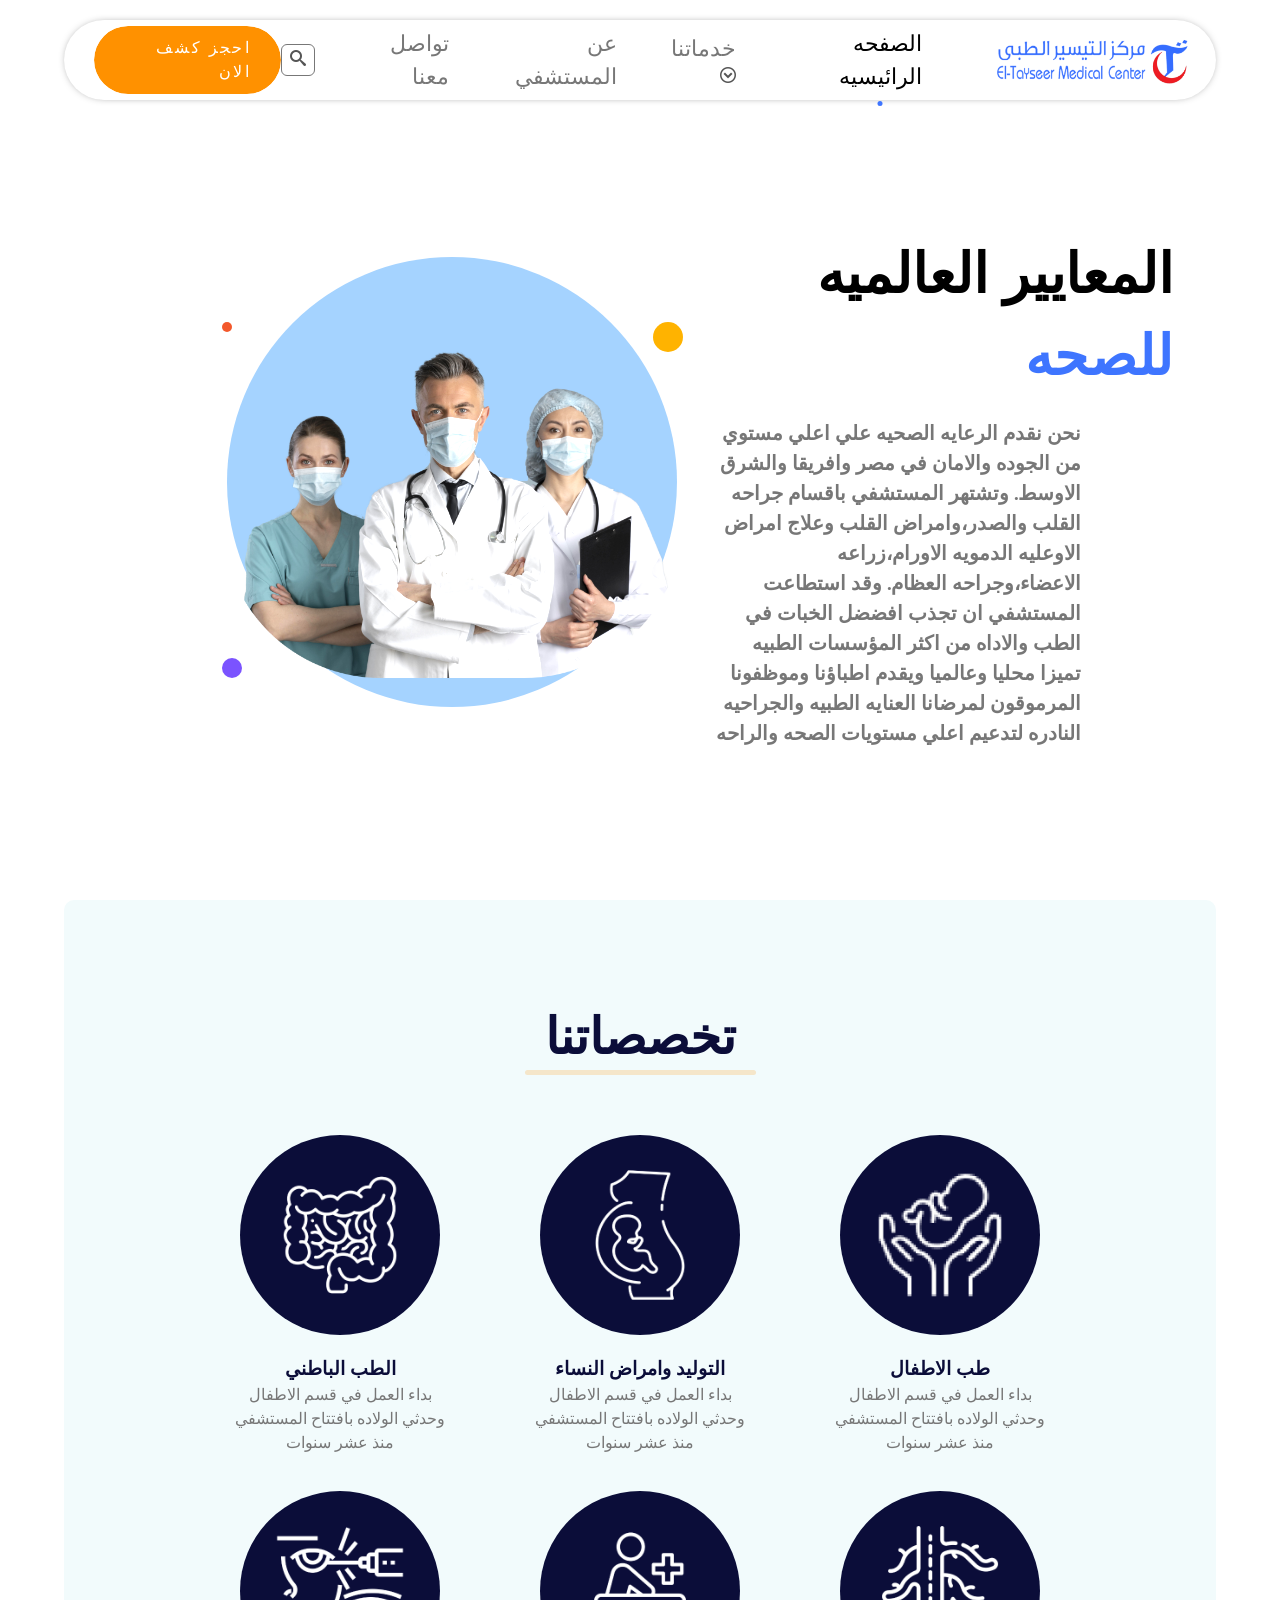
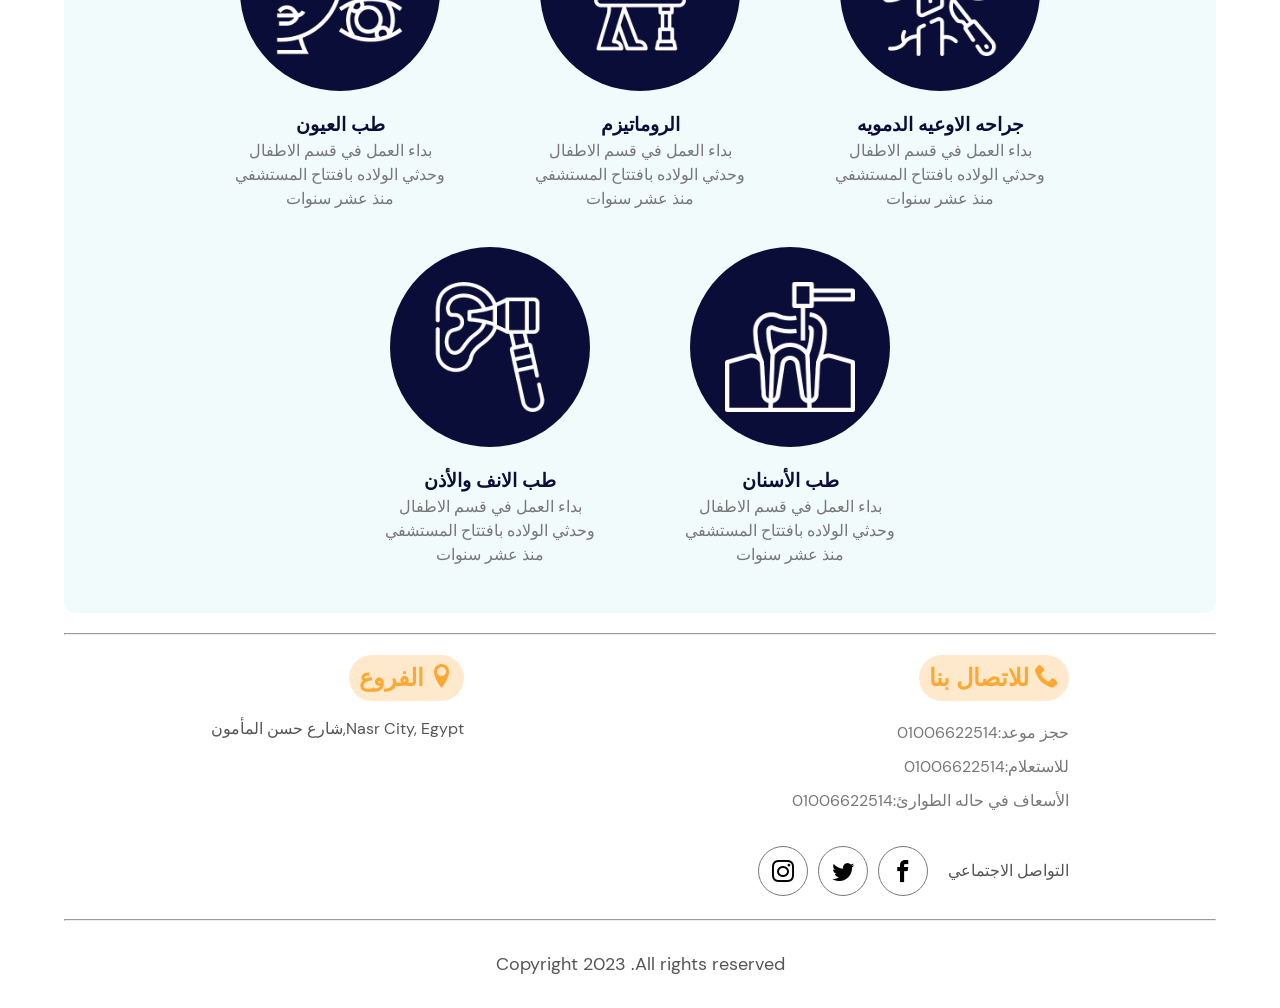
<file: index.html>
<!DOCTYPE html>
<html dir="rtl" lang="en">

<head>
    <meta charset="UTF-8">
    <meta name="viewport" content="width=device-width, initial-scale=1.0">
    <title>clinic project</title>
    <!-- css project -->
    <link rel="stylesheet" href="css/index.css">
    <!-- css icons -->
    <link rel="stylesheet" href="smart/assets/smart.css">
    <link rel="stylesheet" href="smart/style.css">

</head>

<body>

    <!-- start header -->
    <header>
        <div class="logo_links">

            <a class="logos" href="index.html">
                <img class="logo" src="images/Mask Group -1.png" alt="">
                <img class="logo_two" src="images/Mask Group -2.png" alt="">
            </a>
            <ul>
                <li>
                    <a class="link active" href="index.html">الصفحه الرائيسيه</a>
                </li>
                <li>
                    <a class="link border_bottom0" href="#">خدماتنا</a>
                    <i class="icon-circle-down bottom"></i>
                    <ul class="play_list">
                        <li><a class="play_list_a" href="#">العيادات الخارجيه</a></li>
                        <li><a class="play_list_a" href="#">وحده الطورائ</a></li>
                        <li><a class="play_list_a" href="#">العنايه المركزه</a></li>
                        <li><a class="play_list_a" href="#">معامل التيسير</a></li>
                    </ul>
                </li>
                <li>
                    <a class="link border_bottom" href="who_are_we.html">عن المستشفي</a>
                    <!-- <i class="icon-circle-down bottom"></i>
                    <ul class="play_list">
                        <li><a class="play_list_a" href="#">Alaa</a></li>
                        <li><a class="play_list_a" href="#">Alaa</a></li>
                        <li><a class="play_list_a" href="#">Alaa</a></li>
                        <li><a class="play_list_a" href="#">Alaa</a></li>
                        <li><a class="play_list_a" href="#">Alaa</a></li>
                    </ul> -->
                </li>
                <li>
                    <a class="link border_bottom" href="Contact_us.html">تواصل معنا</a>
                </li>
                <li class="li_icon_search">
                    <i class="icon-search"></i>
                </li>
            </ul>
        </div>
        <div class="input_search">
            <i class="icon-search"></i>
            <input type="search" name="" id="search" placeholder="ابحث عن طبيب او خدمه">
        </div>
        <a href="appointment_booking.html" class="link_btn">احجز كشف الان</a>
    </header>
    <!-- end header -->
    <!-- start section_one -->
    <section class="section_one">
        <div class="left">
            <h1>المعايير العالميه <span>للصحه</span></h1>
            <p>نحن نقدم الرعايه الصحيه علي اعلي مستوي من الجوده والامان في مصر وافريقا والشرق الاوسط. وتشتهر المستشفي
                باقسام جراحه القلب والصدر،وامراض القلب وعلاج امراض الاوعليه الدمويه الاورام،زراعه الاعضاء،وجراحه العظام.
                وقد استطاعت المستشفي ان تجذب افضضل الخبات في الطب والاداه من اكثر المؤسسات الطبيه تميزا محليا وعالميا
                ويقدم اطباؤنا وموظفونا المرموقون لمرضانا العنايه الطبيه والجراحيه النادره لتدعيم اعلي مستويات الصحه
                والراحه</p>
        </div>
        <div class="right">
            <div class="alaa">
                <div class="right_color"></div>
                <div class="right_color_img">
                    <div class="right_color_one"></div>
                    <div class="right_color_two"></div>
                    <div class="right_color_three"></div>
                    <img src="images/doctor-nurses-special-equipment@2x.png" alt="">
                </div>
            </div>
        </div>
    </section>
    <!-- end section_one -->
    <!-- البداء في تخصصاتنا -->
    <div class="our_specialties">
        <h2>تخصصاتنا</h2>
        <div class="box">
            <a href="pediatrics.html" class="card">
                <div class="card_imags">
                    <img class="card_imags_img" src="images/1-7@2x.png" alt="">
                </div>
                <h3>طب الاطفال</h3>
                <p>بداء العمل في قسم الاطفال وحدثي الولاده بافتتاح المستشفي منذ عشر سنوات</p>
            </a>
            <a href="obstetrics_and_gynecology.html" class="card">
                <div class="card_imags">
                    <img class="card_imags_img" src="images/obstetrical@2x.png" alt="">
                </div>
                <h3>التوليد وامراض النساء</h3>
                <p>بداء العمل في قسم الاطفال وحدثي الولاده بافتتاح المستشفي منذ عشر سنوات</p>
            </a>
            <a href="internal_medicine.html" class="card">
                <div class="card_imags">
                    <img class="card_imags_img" src="images/intestine@2x.png" alt="">
                </div>
                <h3>الطب الباطني</h3>
                <p>بداء العمل في قسم الاطفال وحدثي الولاده بافتتاح المستشفي منذ عشر سنوات</p>
            </a>
            <a href="vascular_surgery.html" class="card">
                <div class="card_imags">
                    <img class="card_imags_img" src="images/vascular-surgery@2x.png" alt="">
                </div>
                <h3>جراحه الاوعيه الدمويه</h3>
                <p>بداء العمل في قسم الاطفال وحدثي الولاده بافتتاح المستشفي منذ عشر سنوات</p>
            </a>
            <a href="rheumatism.html" class="card">
                <div class="card_imags">
                    <img class="card_imags_img" src="images/rehabilitation@2x.png" alt="">
                </div>
                <h3>الروماتيزم</h3>
                <p>بداء العمل في قسم الاطفال وحدثي الولاده بافتتاح المستشفي منذ عشر سنوات</p>
            </a>
            <a href="ophthalmology.html" class="card">
                <div class="card_imags">
                    <img class="card_imags_img" src="images/lasik@2x.png" alt="">
                </div>
                <h3>طب العيون</h3>
                <p>بداء العمل في قسم الاطفال وحدثي الولاده بافتتاح المستشفي منذ عشر سنوات</p>
            </a>
            <a href="dentistry.html" class="card">
                <div class="card_imags">
                    <img class="card_imags_img" src="images/dental-care@2x.png" alt="">
                </div>
                <h3>طب الأسنان</h3>
                <p>بداء العمل في قسم الاطفال وحدثي الولاده بافتتاح المستشفي منذ عشر سنوات</p>
            </a>
            <a href="otolaryngology.html" class="card">
                <div class="card_imags">
                    <img class="card_imags_img" src="images/thermometer@2x.png" alt="">
                </div>
                <h3>طب الانف والأذن</h3>
                <p>بداء العمل في قسم الاطفال وحدثي الولاده بافتتاح المستشفي منذ عشر سنوات</p>
            </a>
        </div>
    </div>
    <!-- البداء من تخصصاتنا -->
    <hr>
    <!-- start footer -->
    <footer>
        <div class="footer_right">
            <h2> <i class="icon-phone"></i> للاتصال بنا</h2>
            <ul>
                <li>حجز موعد:01006622514</li>
                <li>للاستعلام:01006622514</li>
                <li>الأسعاف في حاله الطوارئ:01006622514</li>
            </ul>
            <div class="footer_right_sochel">
                <p>التواصل الاجتماعي</p>
                <div class="footer_right_sochel_icons">
                    <a href="#"><i class="icon-facebook"></i></a>
                    <a href="#"><i class="icon-twitter"></i></a>
                    <a href="#"><i class="icon-instagram"></i></a>
                </div>
            </div>
        </div>
        <div class="footer_left">
            <h2> <i class="icon-location"></i> الفروع</h2>
            <p>Nasr City, Egypt,شارع حسن المأمون</p>
        </div>
    </footer>
    <hr>
    <div class="footer_Copyright">Copyright 2023 .All rights reserved</div>
    <!-- end footer -->
    <script src="js/index.js"></script>
    <script src="smart/assets/smart.js"></script>
</body>

</html>
</file>
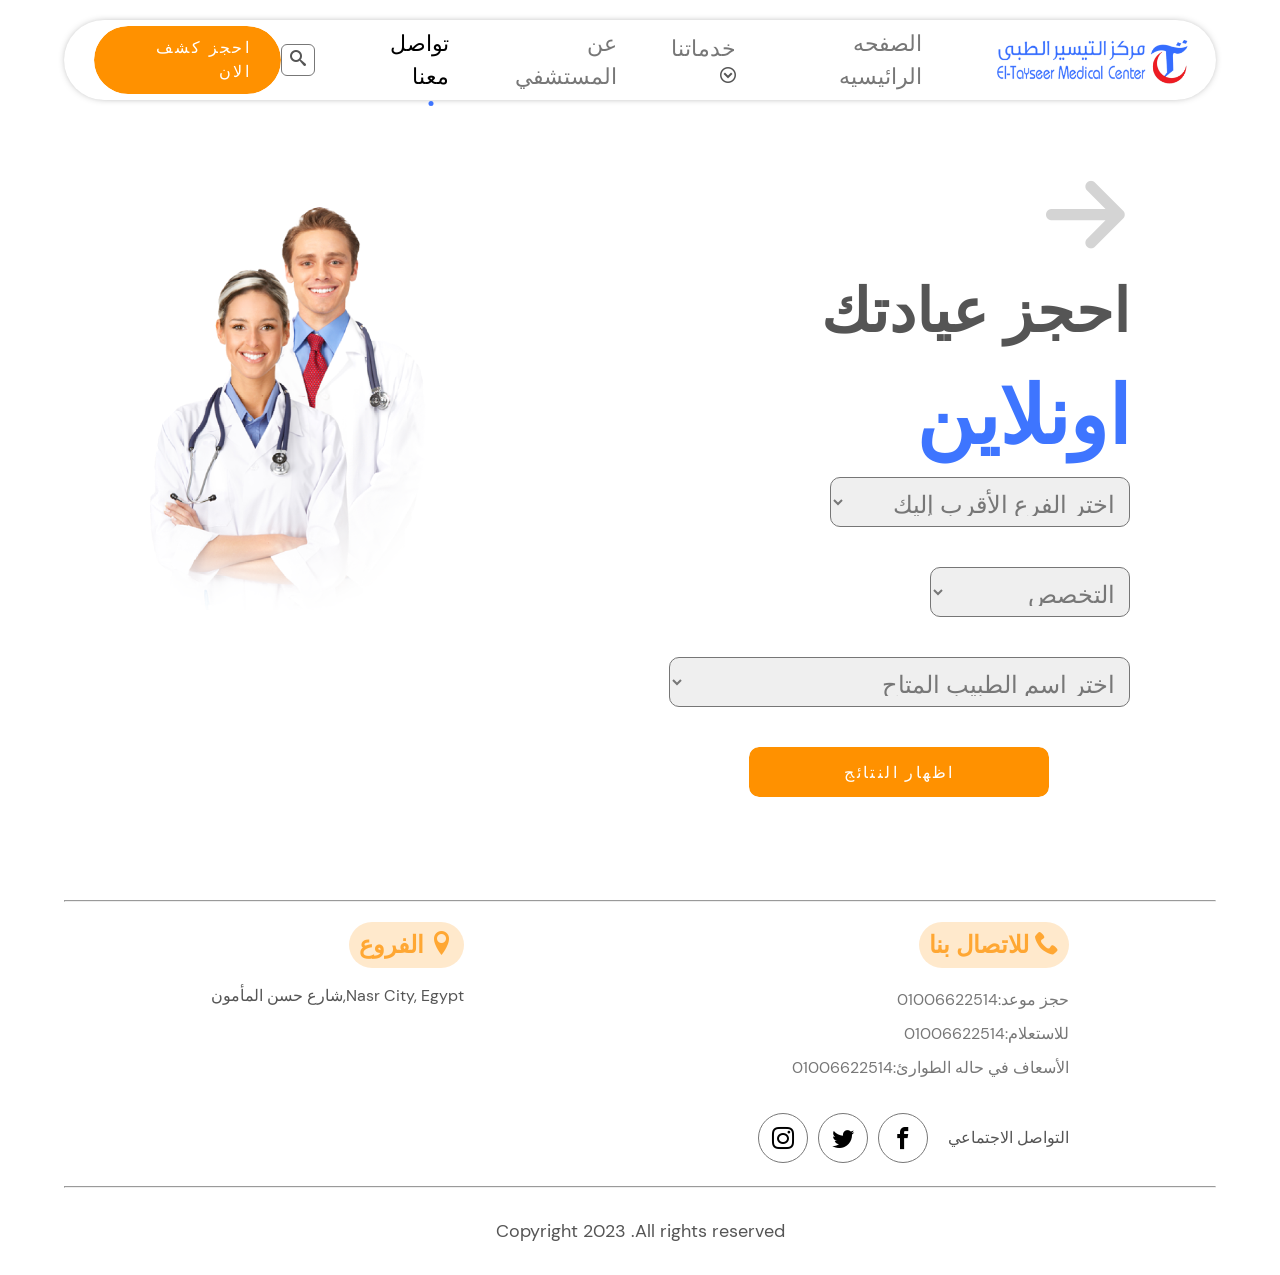
<file: appointment_booking.html>
<!DOCTYPE html>
<html dir="rtl" lang="en">

<head>
    <meta charset="UTF-8">
    <meta name="viewport" content="width=device-width, initial-scale=1.0">
    <title>Document</title>
    <!-- css project -->
    <link rel="stylesheet" href="css/index.css">
    <!-- css icons -->
    <link rel="stylesheet" href="smart/assets/smart.css">
    <link rel="stylesheet" href="smart/style.css">
</head>

<body>
    <!-- start header -->
    <header>
        <div class="logo_links">
            <a class="logos" href="index.html">
                <img class="logo" src="images/Mask Group -1.png" alt="">
                <img class="logo_two" src="images/Mask Group -2.png" alt="">
            </a>
            <ul>
                <li>
                    <a class="link border_bottom" href="index.html">الصفحه الرائيسيه</a>
                </li>
                <li>
                    <a class="link border_bottom" href="#">خدماتنا</a>
                    <i class="icon-circle-down bottom"></i>
                    <ul class="play_list">
                        <li><a class="play_list_a" href="#">Alaa</a></li>
                        <li><a class="play_list_a" href="#">Alaa</a></li>
                        <li><a class="play_list_a" href="#">Alaa</a></li>
                        <li><a class="play_list_a" href="#">Alaa</a></li>
                        <li><a class="play_list_a" href="#">Alaa</a></li>
                    </ul>
                </li>
                <li>
                    <a class="link border_bottom" href="who_are_we.html">عن المستشفي</a>
                    <!-- <i class="icon-circle-down bottom"></i>
                    <ul class="play_list">
                        <li><a class="play_list_a" href="#">Alaa</a></li>
                        <li><a class="play_list_a" href="#">Alaa</a></li>
                        <li><a class="play_list_a" href="#">Alaa</a></li>
                        <li><a class="play_list_a" href="#">Alaa</a></li>
                        <li><a class="play_list_a" href="#">Alaa</a></li>
                    </ul> -->
                </li>
                <li>
                    <a class="link active" href="Contact_us.html">تواصل معنا</a>
                </li>
                <li class="li_icon_search">
                    <i class="icon-search"></i>
                </li>
            </ul>
        </div>
        <div class="input_search">
            <i class="icon-search"></i>
            <input type="search" name="" id="search" placeholder="ابحث عن طبيب او خدمه">
        </div>
        <a href="appointment_booking.html" class="link_btn">احجز كشف الان</a>
    </header>
    <!-- end header -->



    <!-- start section  -->

    <section class="appointment_booking">
        <div class="appointment_booking_one">
            <div class="section_one_text_icons m-t">
                <i class="icon-arrow-right2 icon_one"></i>
                <i class="icon-arrow-right2 icon_two"></i>
            </div>
            <div class="appointment_booking_contact">
                <h2>احجز عيادتك <span>اونلاين</span></h2>
                <div class="options">
                    <select name="" id="option_one">
                        <option value="اختر الفرع الأقرب إليك">اختر الفرع الأقرب إليك</option>
                        <option value="الجيزة">الجيزة</option>
                        <option value="الهرم">الهرم</option>
                        <option value="القاهرة">القاهرة</option>
                        <option value="سيناء">سيناء</option>
                        <option value="حلوان">حلوان</option>
                    </select>
                    <select name="" id="option_two">
                        <option value="التخصص">التخصص</option>
                        <option value="اطفال">اطفال</option>
                        <option value="باطنه">باطنه</option>
                        <option value="العيون">العيون</option>
                        <option value="اسنان">اسنان</option>
                        <option value="انف واذن">انف واذن</option>
                        <option value="جراحه">جراحه</option>
                        <option value="الروماتيزم">الروماتيزم</option>
                    </select>
                    <select name="" id="option_three">
                        <option value="اختر الفرع الأقرب إليك">اختر اسم الطبيب المتاح</option>
                        <option value="محمد احمد">محمد احمد</option>
                        <option value="عبدالرازق">عبدالرازق</option>
                        <option value="هاشم">هاشم</option>
                        <option value="علاء">علاء</option>
                        <option value="مصطفي">مصطفي</option>
                    </select>
                    <button class="btn_appointment link_submit" type="button">اظهار النتائج</button>
                </div>
            </div>
        </div>
        <div class="appointment_booking_two">
            <img src="images/Booking_Homepage_Doctors@2x.png" alt="">
        </div>
    </section>

    <!-- end section  -->

    <hr>

    <!-- start footer -->
    <footer>
        <div class="footer_right">
            <h2> <i class="icon-phone"></i> للاتصال بنا</h2>
            <ul>
                <li>حجز موعد:01006622514</li>
                <li>للاستعلام:01006622514</li>
                <li>الأسعاف في حاله الطوارئ:01006622514</li>
            </ul>
            <div class="footer_right_sochel">
                <p>التواصل الاجتماعي</p>
                <div class="footer_right_sochel_icons">
                    <a href="#"><i class="icon-facebook"></i></a>
                    <a href="#"><i class="icon-twitter"></i></a>
                    <a href="#"><i class="icon-instagram"></i></a>
                </div>
            </div>
        </div>
        <div class="footer_left">
            <h2> <i class="icon-location"></i> الفروع</h2>
            <p>Nasr City, Egypt,شارع حسن المأمون</p>
        </div>
    </footer>
    <hr>
    <div class="footer_Copyright">Copyright 2023 .All rights reserved</div>
    <!-- end footer -->

    <script src="js/index.js"></script>
    <script src="smart/assets/smart.js"></script>

</body>

</html>
</file>
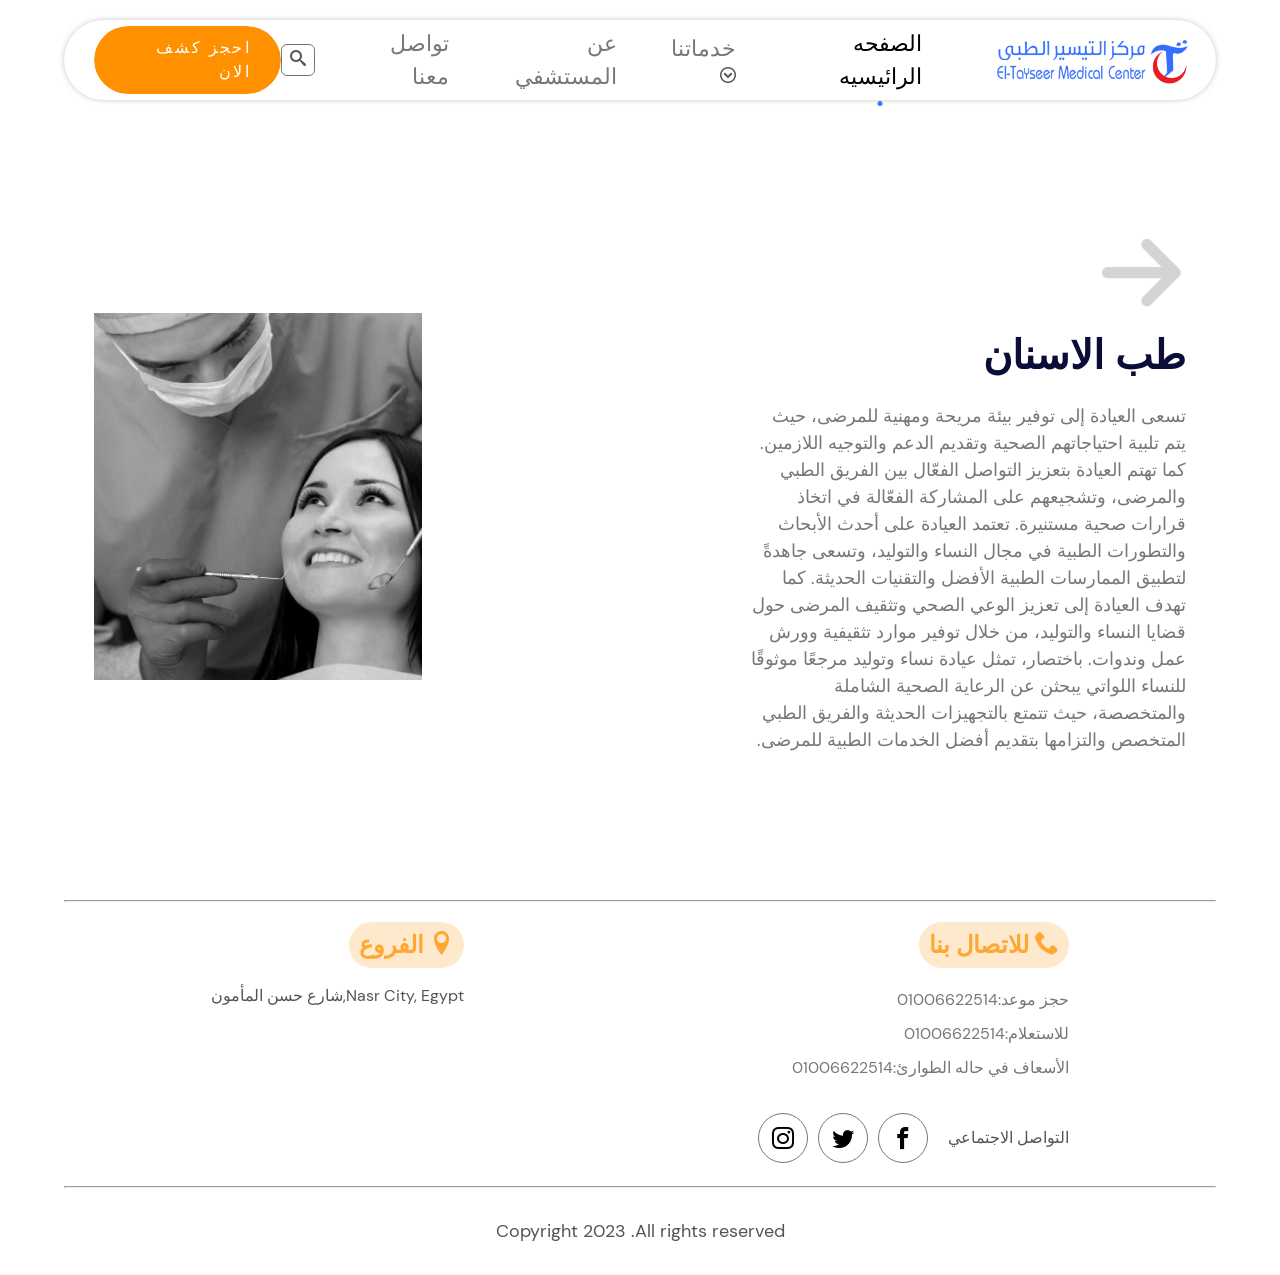
<file: dentistry.html>
<!DOCTYPE html>
<html dir="rtl" lang="en">

<head>
    <meta charset="UTF-8">
    <meta name="viewport" content="width=device-width, initial-scale=1.0">
    <title>Document</title>
    <!-- css project -->
    <link rel="stylesheet" href="css/index.css">
    <!-- css icons -->
    <link rel="stylesheet" href="smart/assets/smart.css">
    <link rel="stylesheet" href="smart/style.css">

</head>

<body>
    <!-- start header -->
    <header>
        <div class="logo_links">
            <a class="logos" href="index.html">
                <img class="logo" src="images/Mask Group -1.png" alt="">
                <img class="logo_two" src="images/Mask Group -2.png" alt="">
            </a>
            <ul>
                <li>
                    <a class="link active" href="index.html">الصفحه الرائيسيه</a>
                </li>
                <li>
                    <a class="link border_bottom0" href="#">خدماتنا</a>
                    <i class="icon-circle-down bottom"></i>
                    <ul class="play_list">
                        <li><a class="play_list_a" href="#">Alaa</a></li>
                        <li><a class="play_list_a" href="#">Alaa</a></li>
                        <li><a class="play_list_a" href="#">Alaa</a></li>
                        <li><a class="play_list_a" href="#">Alaa</a></li>
                        <li><a class="play_list_a" href="#">Alaa</a></li>
                    </ul>
                </li>
                <li>
                    <a class="link border_bottom" href="who_are_we.html">عن المستشفي</a>
                    <!-- <i class="icon-circle-down bottom"></i>
                    <ul class="play_list">
                        <li><a class="play_list_a" href="#">Alaa</a></li>
                        <li><a class="play_list_a" href="#">Alaa</a></li>
                        <li><a class="play_list_a" href="#">Alaa</a></li>
                        <li><a class="play_list_a" href="#">Alaa</a></li>
                        <li><a class="play_list_a" href="#">Alaa</a></li>
                    </ul> -->
                </li>
                <li>
                    <a class="link border_bottom" href="Contact_us.html">تواصل معنا</a>
                </li>
                <li class="li_icon_search">
                    <i class="icon-search"></i>
                </li>
            </ul>
        </div>
        <div class="input_search">
            <i class="icon-search"></i>
            <input type="search" name="" id="search" placeholder="ابحث عن طبيب او خدمه">
        </div>
        <a href="appointment_booking.html" class="link_btn">احجز كشف الان</a>
    </header>
    <!-- end header -->



    <!-- start section  -->

    <section class="section_one_text_img">
        <div class="section_one_text">
            <div class="section_one_text_icons">
                <i class="icon-arrow-right2 icon_one"></i>
                <i class="icon-arrow-right2 icon_two"></i>
            </div>
            <h2>طب الاسنان</h2>
            <p>تسعى العيادة إلى توفير بيئة مريحة ومهنية للمرضى، حيث يتم تلبية احتياجاتهم الصحية وتقديم الدعم والتوجيه
                اللازمين. كما تهتم العيادة بتعزيز التواصل الفعّال بين الفريق الطبي والمرضى، وتشجيعهم على المشاركة
                الفعّالة في اتخاذ قرارات صحية مستنيرة.

                تعتمد العيادة على أحدث الأبحاث والتطورات الطبية في مجال النساء والتوليد، وتسعى جاهدةً لتطبيق الممارسات
                الطبية الأفضل والتقنيات الحديثة. كما تهدف العيادة إلى تعزيز الوعي الصحي وتثقيف المرضى حول قضايا النساء
                والتوليد، من خلال توفير موارد تثقيفية وورش عمل وندوات.

                باختصار، تمثل عيادة نساء وتوليد مرجعًا موثوقًا للنساء اللواتي يبحثن عن الرعاية الصحية الشاملة والمتخصصة،
                حيث تتمتع بالتجهيزات الحديثة والفريق الطبي المتخصص والتزامها بتقديم أفضل الخدمات الطبية للمرضى.</p>
        </div>
        <div class="section_one_img">
            <img src="images/BACHELOR-OF-NURSINg2.jpg" alt="">
        </div>
    </section>

    <!-- end section  -->

    <hr>

    <!-- start footer -->
    <footer>
        <div class="footer_right">
            <h2> <i class="icon-phone"></i> للاتصال بنا</h2>
            <ul>
                <li>حجز موعد:01006622514</li>
                <li>للاستعلام:01006622514</li>
                <li>الأسعاف في حاله الطوارئ:01006622514</li>
            </ul>
            <div class="footer_right_sochel">
                <p>التواصل الاجتماعي</p>
                <div class="footer_right_sochel_icons">
                    <a href="#"><i class="icon-facebook"></i></a>
                    <a href="#"><i class="icon-twitter"></i></a>
                    <a href="#"><i class="icon-instagram"></i></a>
                </div>
            </div>
        </div>
        <div class="footer_left">
            <h2> <i class="icon-location"></i> الفروع</h2>
            <p>Nasr City, Egypt,شارع حسن المأمون</p>
        </div>
    </footer>
    <hr>
    <div class="footer_Copyright">Copyright 2023 .All rights reserved</div>
    <!-- end footer -->

    <script src="js/index.js"></script>
    <script src="smart/assets/smart.js"></script>
</body>

</html>
</file>
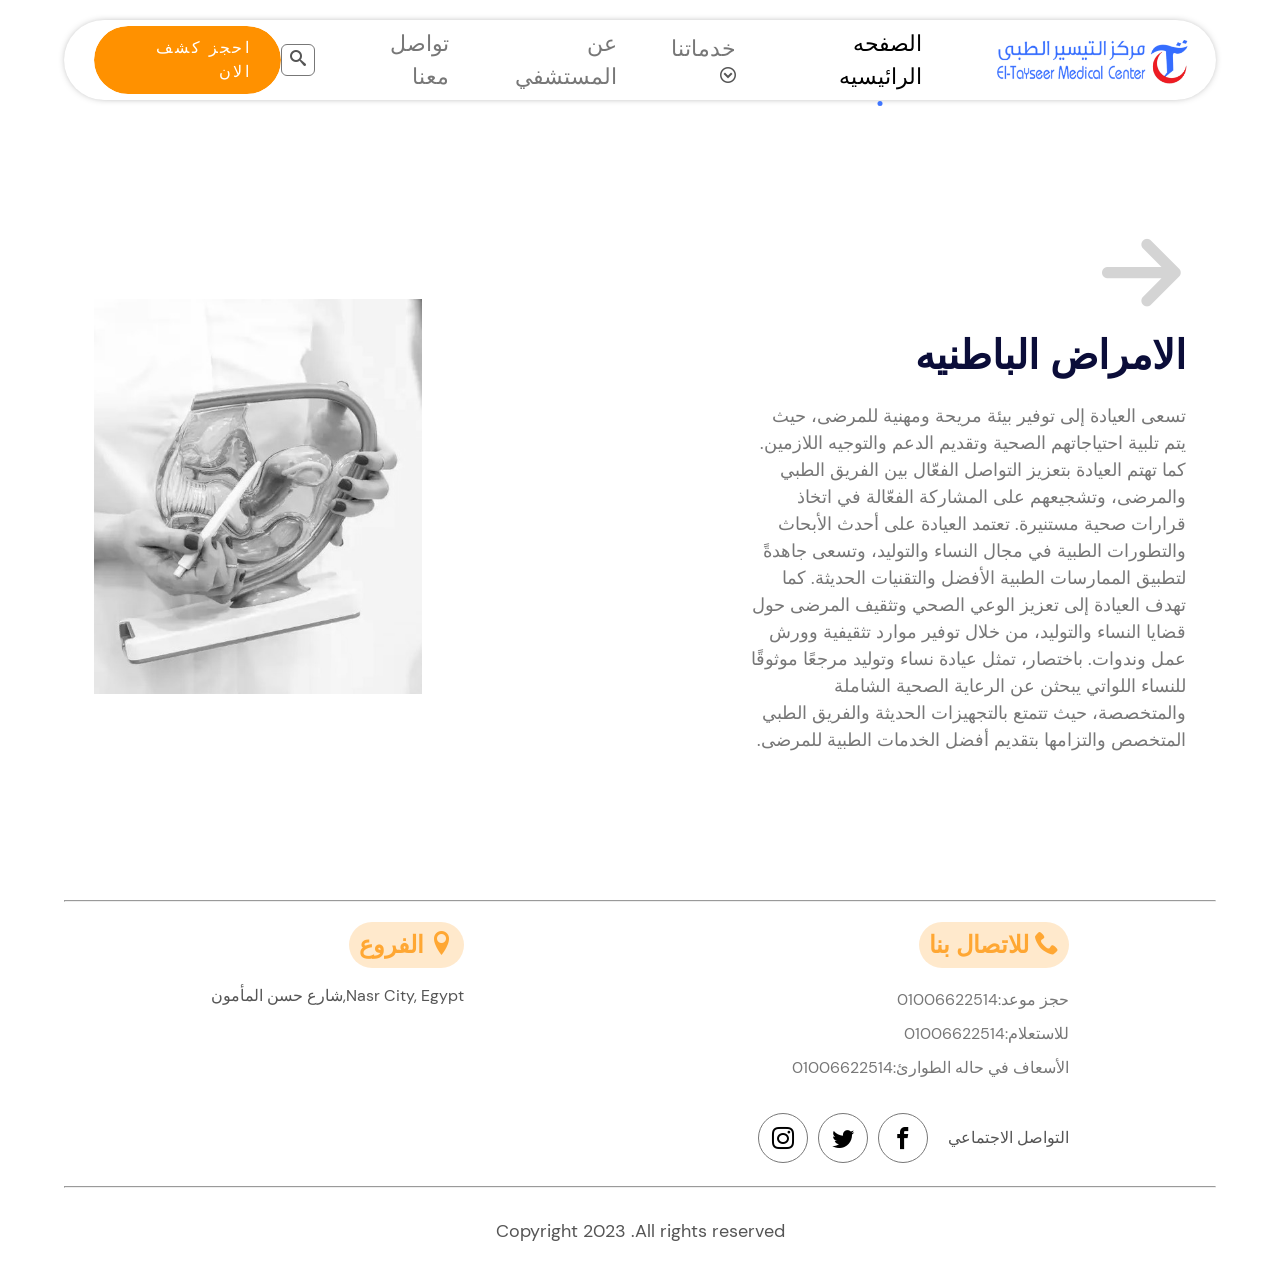
<file: internal_medicine.html>
<!DOCTYPE html>
<html dir="rtl" lang="en">

<head>
    <meta charset="UTF-8">
    <meta name="viewport" content="width=device-width, initial-scale=1.0">
    <title>Document</title>
    <!-- css project -->
    <link rel="stylesheet" href="css/index.css">
    <!-- css icons -->
    <link rel="stylesheet" href="smart/assets/smart.css">
    <link rel="stylesheet" href="smart/style.css">

</head>

<body>
    <!-- start header -->
    <header>
        <div class="logo_links">
            <a class="logos" href="index.html">
                <img class="logo" src="images/Mask Group -1.png" alt="">
                <img class="logo_two" src="images/Mask Group -2.png" alt="">
            </a>
            <ul>
                <li>
                    <a class="link active" href="index.html">الصفحه الرائيسيه</a>
                </li>
                <li>
                    <a class="link border_bottom0" href="#">خدماتنا</a>
                    <i class="icon-circle-down bottom"></i>
                    <ul class="play_list">
                        <li><a class="play_list_a" href="#">Alaa</a></li>
                        <li><a class="play_list_a" href="#">Alaa</a></li>
                        <li><a class="play_list_a" href="#">Alaa</a></li>
                        <li><a class="play_list_a" href="#">Alaa</a></li>
                        <li><a class="play_list_a" href="#">Alaa</a></li>
                    </ul>
                </li>
                <li>
                    <a class="link border_bottom" href="who_are_we.html">عن المستشفي</a>
                    <!-- <i class="icon-circle-down bottom"></i>
                    <ul class="play_list">
                        <li><a class="play_list_a" href="#">Alaa</a></li>
                        <li><a class="play_list_a" href="#">Alaa</a></li>
                        <li><a class="play_list_a" href="#">Alaa</a></li>
                        <li><a class="play_list_a" href="#">Alaa</a></li>
                        <li><a class="play_list_a" href="#">Alaa</a></li>
                    </ul> -->
                </li>
                <li>
                    <a class="link border_bottom" href="Contact_us.html">تواصل معنا</a>
                </li>
                <li class="li_icon_search">
                    <i class="icon-search"></i>
                </li>
            </ul>
        </div>
        <div class="input_search">
            <i class="icon-search"></i>
            <input type="search" name="" id="search" placeholder="ابحث عن طبيب او خدمه">
        </div>
        <a href="appointment_booking.html" class="link_btn">احجز كشف الان</a>
    </header>
    <!-- end header -->



    <!-- start section  -->

    <section class="section_one_text_img">
        <div class="section_one_text">
            <div class="section_one_text_icons">
                <i class="icon-arrow-right2 icon_one"></i>
                <i class="icon-arrow-right2 icon_two"></i>
            </div>
            <h2>الامراض الباطنيه</h2>
            <p>تسعى العيادة إلى توفير بيئة مريحة ومهنية للمرضى، حيث يتم تلبية احتياجاتهم الصحية وتقديم الدعم والتوجيه
                اللازمين. كما تهتم العيادة بتعزيز التواصل الفعّال بين الفريق الطبي والمرضى، وتشجيعهم على المشاركة
                الفعّالة في اتخاذ قرارات صحية مستنيرة.

                تعتمد العيادة على أحدث الأبحاث والتطورات الطبية في مجال النساء والتوليد، وتسعى جاهدةً لتطبيق الممارسات
                الطبية الأفضل والتقنيات الحديثة. كما تهدف العيادة إلى تعزيز الوعي الصحي وتثقيف المرضى حول قضايا النساء
                والتوليد، من خلال توفير موارد تثقيفية وورش عمل وندوات.

                باختصار، تمثل عيادة نساء وتوليد مرجعًا موثوقًا للنساء اللواتي يبحثن عن الرعاية الصحية الشاملة والمتخصصة،
                حيث تتمتع بالتجهيزات الحديثة والفريق الطبي المتخصص والتزامها بتقديم أفضل الخدمات الطبية للمرضى.</p>
        </div>
        <div class="section_one_img">
            <img src="images/internal-medicine-department-1624878372.jpg" alt="">
        </div>
    </section>

    <!-- end section  -->

    <hr>

    <!-- start footer -->
    <footer>
        <div class="footer_right">
            <h2> <i class="icon-phone"></i> للاتصال بنا</h2>
            <ul>
                <li>حجز موعد:01006622514</li>
                <li>للاستعلام:01006622514</li>
                <li>الأسعاف في حاله الطوارئ:01006622514</li>
            </ul>
            <div class="footer_right_sochel">
                <p>التواصل الاجتماعي</p>
                <div class="footer_right_sochel_icons">
                    <a href="#"><i class="icon-facebook"></i></a>
                    <a href="#"><i class="icon-twitter"></i></a>
                    <a href="#"><i class="icon-instagram"></i></a>
                </div>
            </div>
        </div>
        <div class="footer_left">
            <h2> <i class="icon-location"></i> الفروع</h2>
            <p>Nasr City, Egypt,شارع حسن المأمون</p>
        </div>
    </footer>
    <hr>
    <div class="footer_Copyright">Copyright 2023 .All rights reserved</div>
    <!-- end footer -->

    <script src="js/index.js"></script>
    <script src="smart/assets/smart.js"></script>
</body>

</html>
</file>
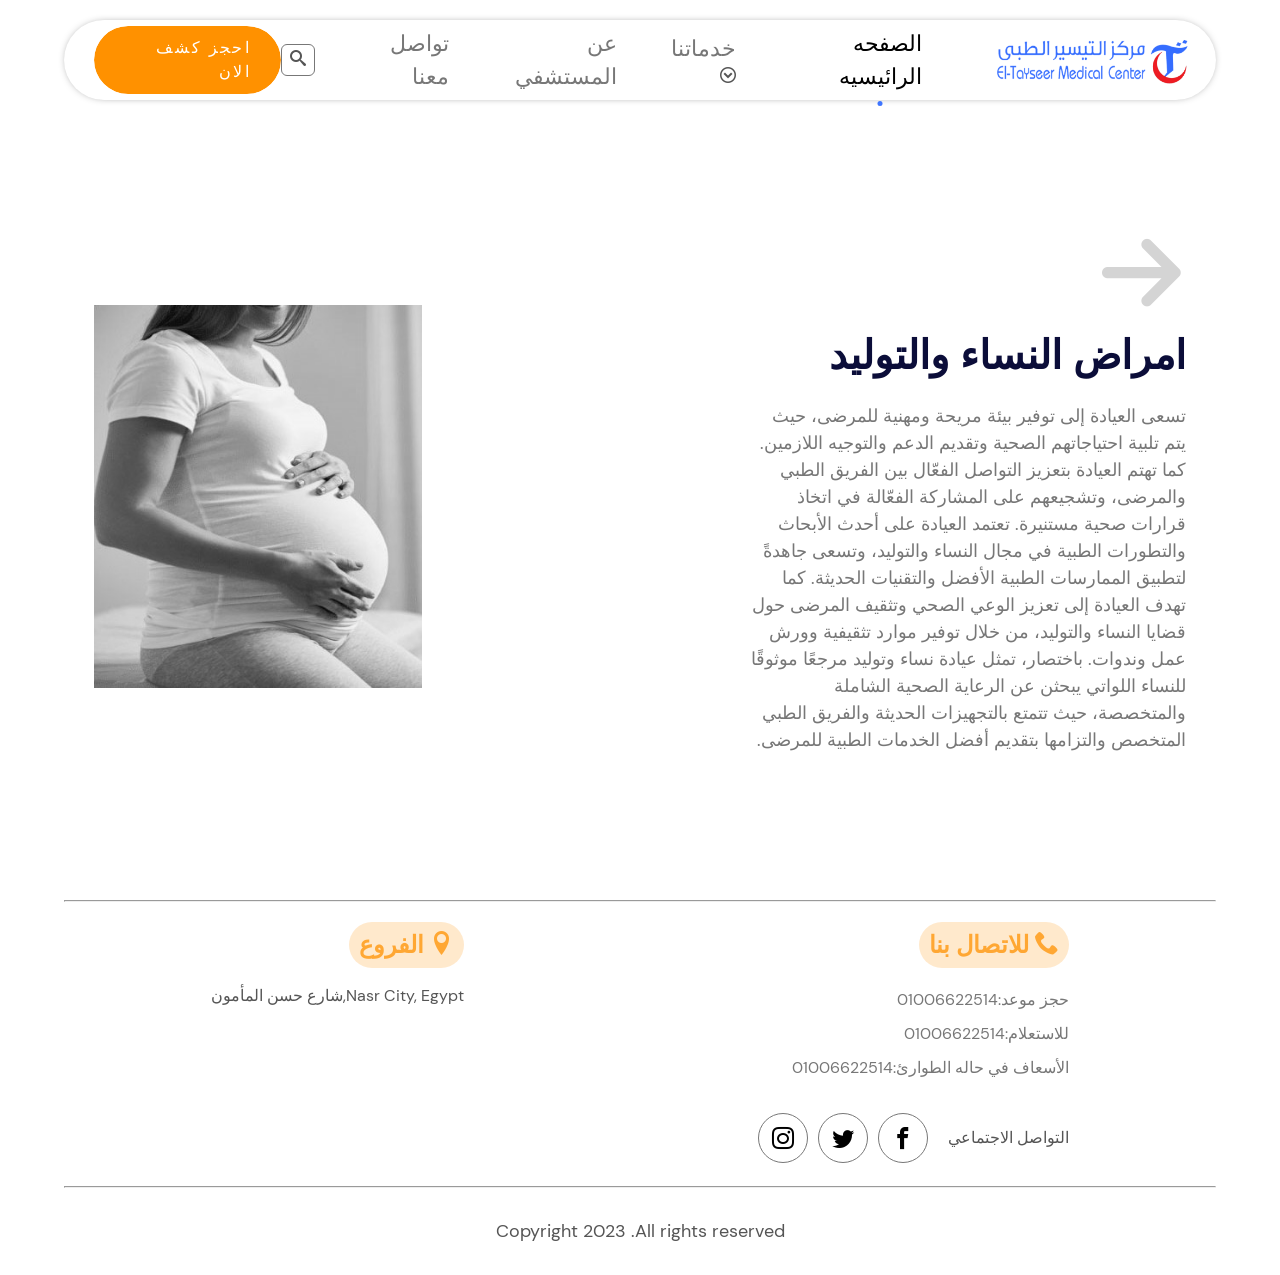
<file: obstetrics_and_gynecology.html>
<!DOCTYPE html>
<html dir="rtl" lang="en">

<head>
    <meta charset="UTF-8">
    <meta name="viewport" content="width=device-width, initial-scale=1.0">
    <title>Document</title>
    <!-- css project -->
    <link rel="stylesheet" href="css/index.css">
    <!-- css icons -->
    <link rel="stylesheet" href="smart/assets/smart.css">
    <link rel="stylesheet" href="smart/style.css">

</head>

<body>
    <!-- start header -->
    <header>
        <div class="logo_links">
            <a class="logos" href="index.html">
                <img class="logo" src="images/Mask Group -1.png" alt="">
                <img class="logo_two" src="images/Mask Group -2.png" alt="">
            </a>
            <ul>
                <li>
                    <a class="link active" href="index.html">الصفحه الرائيسيه</a>
                </li>
                <li>
                    <a class="link border_bottom0" href="#">خدماتنا</a>
                    <i class="icon-circle-down bottom"></i>
                    <ul class="play_list">
                        <li><a class="play_list_a" href="#">Alaa</a></li>
                        <li><a class="play_list_a" href="#">Alaa</a></li>
                        <li><a class="play_list_a" href="#">Alaa</a></li>
                        <li><a class="play_list_a" href="#">Alaa</a></li>
                        <li><a class="play_list_a" href="#">Alaa</a></li>
                    </ul>
                </li>
                <li>
                    <a class="link border_bottom" href="who_are_we.html">عن المستشفي</a>
                    <!-- <i class="icon-circle-down bottom"></i>
                    <ul class="play_list">
                        <li><a class="play_list_a" href="#">Alaa</a></li>
                        <li><a class="play_list_a" href="#">Alaa</a></li>
                        <li><a class="play_list_a" href="#">Alaa</a></li>
                        <li><a class="play_list_a" href="#">Alaa</a></li>
                        <li><a class="play_list_a" href="#">Alaa</a></li>
                    </ul> -->
                </li>
                <li>
                    <a class="link border_bottom" href="Contact_us.html">تواصل معنا</a>

                </li>
                <li class="li_icon_search">
                    <i class="icon-search"></i>
                </li>
            </ul>
        </div>
        <div class="input_search">
            <i class="icon-search"></i>
            <input type="search" name="" id="search" placeholder="ابحث عن طبيب او خدمه">
        </div>
        <a href="appointment_booking.html" class="link_btn">احجز كشف الان</a>
    </header>
    <!-- end header -->



    <!-- start section  -->

    <section class="section_one_text_img">
        <div class="section_one_text">
            <div class="section_one_text_icons">
                <i class="icon-arrow-right2 icon_one"></i>
                <i class="icon-arrow-right2 icon_two"></i>
            </div>
            <h2>امراض النساء والتوليد</h2>
            <p>تسعى العيادة إلى توفير بيئة مريحة ومهنية للمرضى، حيث يتم تلبية احتياجاتهم الصحية وتقديم الدعم والتوجيه
                اللازمين. كما تهتم العيادة بتعزيز التواصل الفعّال بين الفريق الطبي والمرضى، وتشجيعهم على المشاركة
                الفعّالة في اتخاذ قرارات صحية مستنيرة.

                تعتمد العيادة على أحدث الأبحاث والتطورات الطبية في مجال النساء والتوليد، وتسعى جاهدةً لتطبيق الممارسات
                الطبية الأفضل والتقنيات الحديثة. كما تهدف العيادة إلى تعزيز الوعي الصحي وتثقيف المرضى حول قضايا النساء
                والتوليد، من خلال توفير موارد تثقيفية وورش عمل وندوات.

                باختصار، تمثل عيادة نساء وتوليد مرجعًا موثوقًا للنساء اللواتي يبحثن عن الرعاية الصحية الشاملة والمتخصصة،
                حيث تتمتع بالتجهيزات الحديثة والفريق الطبي المتخصص والتزامها بتقديم أفضل الخدمات الطبية للمرضى.</p>
        </div>
        <div class="section_one_img">
            <img src="images/Obstetrics-and-Gynecologyi-clinic.jpg" alt="">
        </div>
    </section>

    <!-- end section  -->

    <hr>

    <!-- start footer -->
    <footer>
        <div class="footer_right">
            <h2> <i class="icon-phone"></i> للاتصال بنا</h2>
            <ul>
                <li>حجز موعد:01006622514</li>
                <li>للاستعلام:01006622514</li>
                <li>الأسعاف في حاله الطوارئ:01006622514</li>
            </ul>
            <div class="footer_right_sochel">
                <p>التواصل الاجتماعي</p>
                <div class="footer_right_sochel_icons">
                    <a href="#"><i class="icon-facebook"></i></a>
                    <a href="#"><i class="icon-twitter"></i></a>
                    <a href="#"><i class="icon-instagram"></i></a>
                </div>
            </div>
        </div>
        <div class="footer_left">
            <h2> <i class="icon-location"></i> الفروع</h2>
            <p>Nasr City, Egypt,شارع حسن المأمون</p>
        </div>
    </footer>
    <hr>
    <div class="footer_Copyright">Copyright 2023 .All rights reserved</div>
    <!-- end footer -->

    <script src="js/index.js"></script>
    <script src="smart/assets/smart.js"></script>
</body>

</html>
</file>
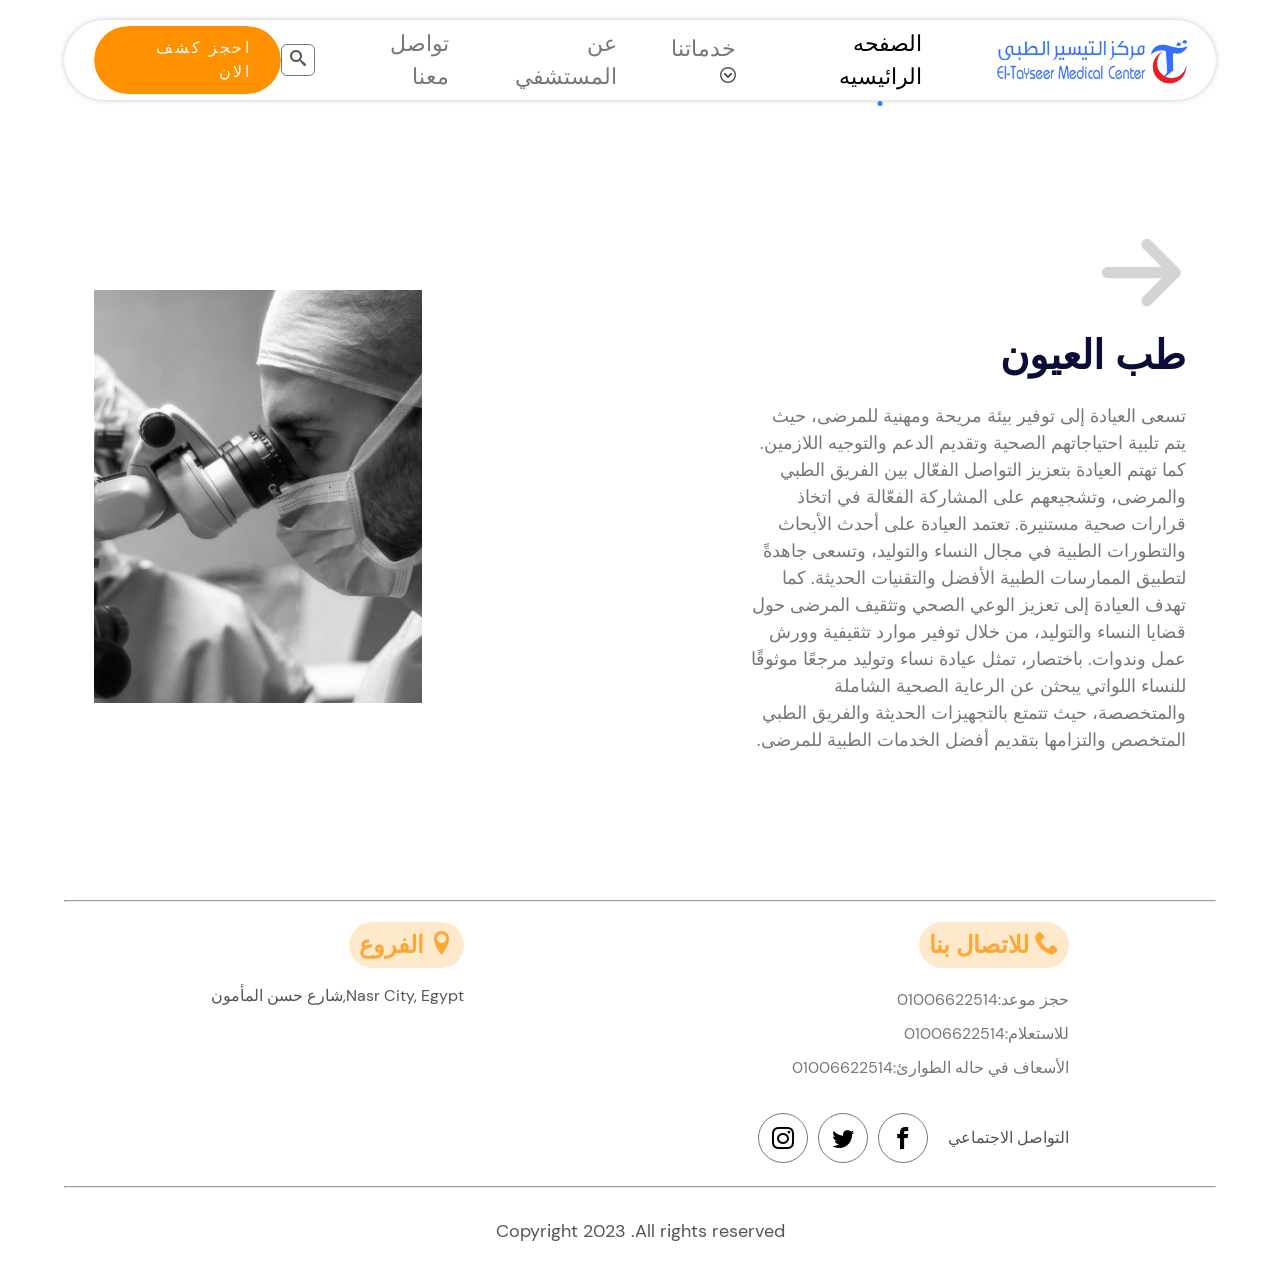
<file: ophthalmology.html>
<!DOCTYPE html>
<html dir="rtl" lang="en">

<head>
    <meta charset="UTF-8">
    <meta name="viewport" content="width=device-width, initial-scale=1.0">
    <title>Document</title>
    <!-- css project -->
    <link rel="stylesheet" href="css/index.css">
    <!-- css icons -->
    <link rel="stylesheet" href="smart/assets/smart.css">
    <link rel="stylesheet" href="smart/style.css">

</head>

<body>
    <!-- start header -->
    <header>
        <div class="logo_links">
            <a class="logos" href="index.html">
                <img class="logo" src="images/Mask Group -1.png" alt="">
                <img class="logo_two" src="images/Mask Group -2.png" alt="">
            </a>
            <ul>
                <li>
                    <a class="link active" href="index.html">الصفحه الرائيسيه</a>
                </li>
                <li>
                    <a class="link border_bottom0" href="#">خدماتنا</a>
                    <i class="icon-circle-down bottom"></i>
                    <ul class="play_list">
                        <li><a class="play_list_a" href="#">Alaa</a></li>
                        <li><a class="play_list_a" href="#">Alaa</a></li>
                        <li><a class="play_list_a" href="#">Alaa</a></li>
                        <li><a class="play_list_a" href="#">Alaa</a></li>
                        <li><a class="play_list_a" href="#">Alaa</a></li>
                    </ul>
                </li>
                <li>
                    <a class="link border_bottom" href="who_are_we.html">عن المستشفي</a>
                    <!-- <i class="icon-circle-down bottom"></i>
                    <ul class="play_list">
                        <li><a class="play_list_a" href="#">Alaa</a></li>
                        <li><a class="play_list_a" href="#">Alaa</a></li>
                        <li><a class="play_list_a" href="#">Alaa</a></li>
                        <li><a class="play_list_a" href="#">Alaa</a></li>
                        <li><a class="play_list_a" href="#">Alaa</a></li>
                    </ul> -->
                </li>
                <li>
                    <a class="link border_bottom" href="Contact_us.html">تواصل معنا</a>
                </li>
                <li class="li_icon_search">
                    <i class="icon-search"></i>
                </li>
            </ul>
        </div>
        <div class="input_search">
            <i class="icon-search"></i>
            <input type="search" name="" id="search" placeholder="ابحث عن طبيب او خدمه">
        </div>
        <a href="appointment_booking.html" class="link_btn">احجز كشف الان</a>
    </header>
    <!-- end header -->



    <!-- start section  -->

    <section class="section_one_text_img">
        <div class="section_one_text">
            <div class="section_one_text_icons">
                <i class="icon-arrow-right2 icon_one"></i>
                <i class="icon-arrow-right2 icon_two"></i>
            </div>
            <h2>طب العيون</h2>
            <p>تسعى العيادة إلى توفير بيئة مريحة ومهنية للمرضى، حيث يتم تلبية احتياجاتهم الصحية وتقديم الدعم والتوجيه
                اللازمين. كما تهتم العيادة بتعزيز التواصل الفعّال بين الفريق الطبي والمرضى، وتشجيعهم على المشاركة
                الفعّالة في اتخاذ قرارات صحية مستنيرة.

                تعتمد العيادة على أحدث الأبحاث والتطورات الطبية في مجال النساء والتوليد، وتسعى جاهدةً لتطبيق الممارسات
                الطبية الأفضل والتقنيات الحديثة. كما تهدف العيادة إلى تعزيز الوعي الصحي وتثقيف المرضى حول قضايا النساء
                والتوليد، من خلال توفير موارد تثقيفية وورش عمل وندوات.

                باختصار، تمثل عيادة نساء وتوليد مرجعًا موثوقًا للنساء اللواتي يبحثن عن الرعاية الصحية الشاملة والمتخصصة،
                حيث تتمتع بالتجهيزات الحديثة والفريق الطبي المتخصص والتزامها بتقديم أفضل الخدمات الطبية للمرضى.</p>
        </div>
        <div class="section_one_img">
            <img src="images/FotoHome-733x518.jpg" alt="">
        </div>
    </section>

    <!-- end section  -->

    <hr>

    <!-- start footer -->
    <footer>
        <div class="footer_right">
            <h2> <i class="icon-phone"></i> للاتصال بنا</h2>
            <ul>
                <li>حجز موعد:01006622514</li>
                <li>للاستعلام:01006622514</li>
                <li>الأسعاف في حاله الطوارئ:01006622514</li>
            </ul>
            <div class="footer_right_sochel">
                <p>التواصل الاجتماعي</p>
                <div class="footer_right_sochel_icons">
                    <a href="#"><i class="icon-facebook"></i></a>
                    <a href="#"><i class="icon-twitter"></i></a>
                    <a href="#"><i class="icon-instagram"></i></a>
                </div>
            </div>
        </div>
        <div class="footer_left">
            <h2> <i class="icon-location"></i> الفروع</h2>
            <p>Nasr City, Egypt,شارع حسن المأمون</p>
        </div>
    </footer>
    <hr>
    <div class="footer_Copyright">Copyright 2023 .All rights reserved</div>
    <!-- end footer -->

    <script src="js/index.js"></script>
    <script src="smart/assets/smart.js"></script>
</body>

</html>
</file>
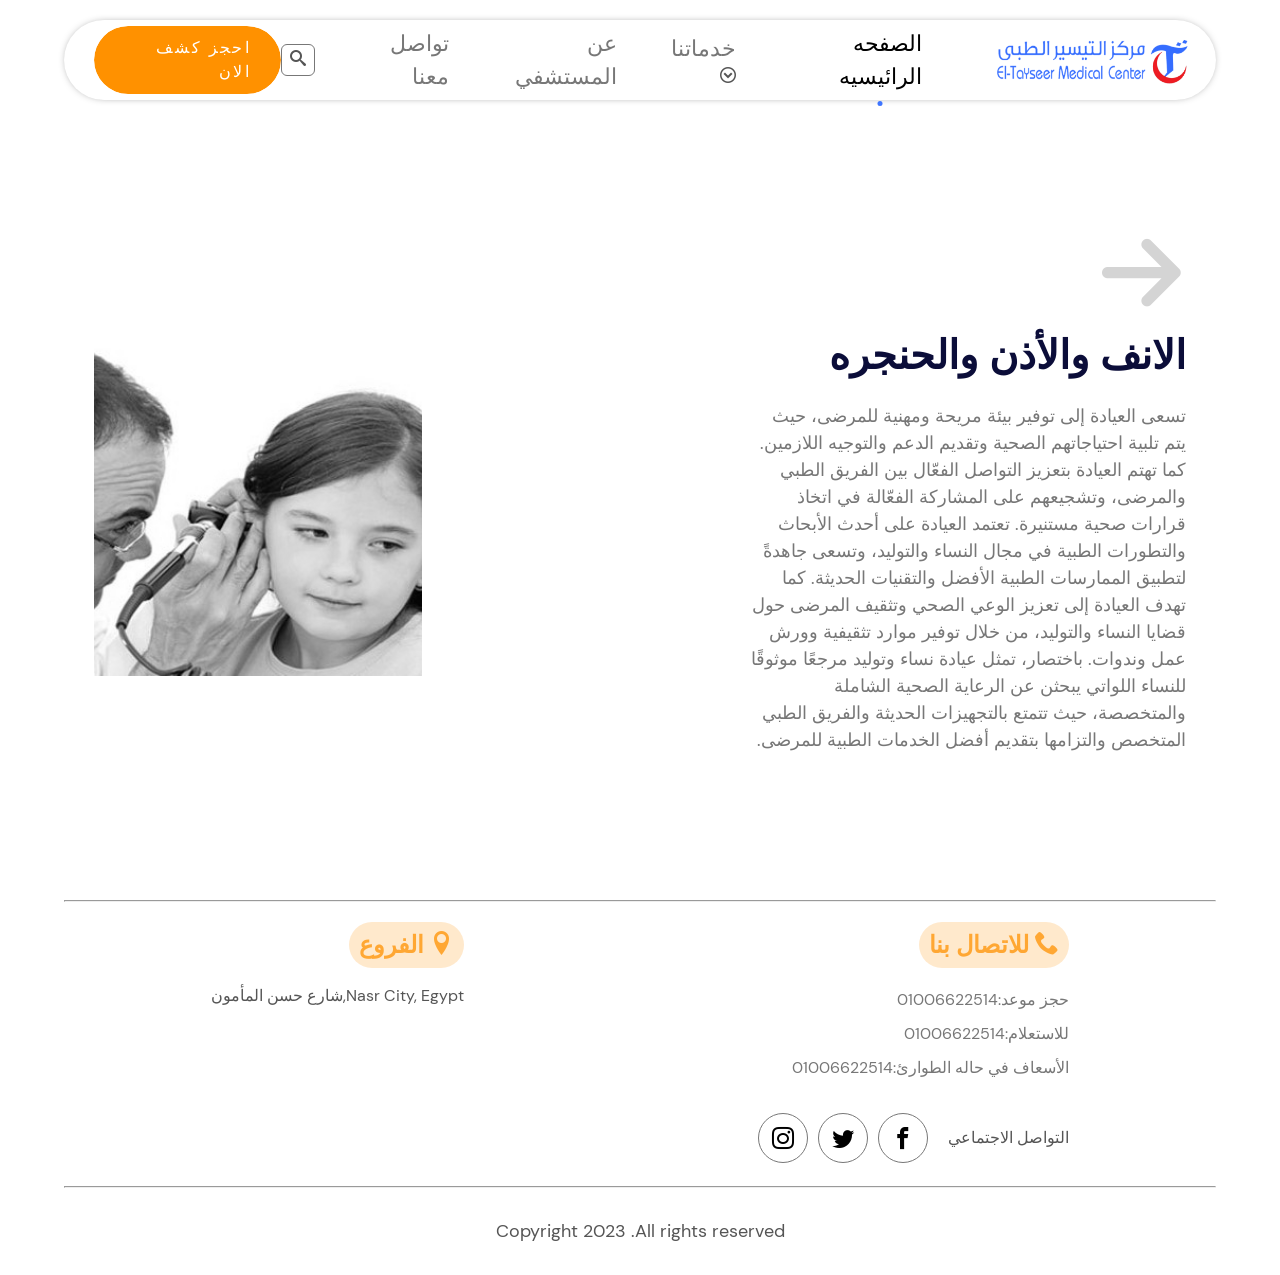
<file: otolaryngology.html>
<!DOCTYPE html>
<html dir="rtl" lang="en">

<head>
    <meta charset="UTF-8">
    <meta name="viewport" content="width=device-width, initial-scale=1.0">
    <title>Document</title>
    <!-- css project -->
    <link rel="stylesheet" href="css/index.css">
    <!-- css icons -->
    <link rel="stylesheet" href="smart/assets/smart.css">
    <link rel="stylesheet" href="smart/style.css">

</head>

<body>
    <!-- start header -->
    <header>
        <div class="logo_links">
            <a class="logos" href="index.html">
                <img class="logo" src="images/Mask Group -1.png" alt="">
                <img class="logo_two" src="images/Mask Group -2.png" alt="">
            </a>
            <ul>
                <li>
                    <a class="link active" href="index.html">الصفحه الرائيسيه</a>
                </li>
                <li>
                    <a class="link border_bottom0" href="#">خدماتنا</a>
                    <i class="icon-circle-down bottom"></i>
                    <ul class="play_list">
                        <li><a class="play_list_a" href="#">Alaa</a></li>
                        <li><a class="play_list_a" href="#">Alaa</a></li>
                        <li><a class="play_list_a" href="#">Alaa</a></li>
                        <li><a class="play_list_a" href="#">Alaa</a></li>
                        <li><a class="play_list_a" href="#">Alaa</a></li>
                    </ul>
                </li>
                <li>
                    <a class="link border_bottom" href="who_are_we.html">عن المستشفي</a>
                    <!-- <i class="icon-circle-down bottom"></i>
                    <ul class="play_list">
                        <li><a class="play_list_a" href="#">Alaa</a></li>
                        <li><a class="play_list_a" href="#">Alaa</a></li>
                        <li><a class="play_list_a" href="#">Alaa</a></li>
                        <li><a class="play_list_a" href="#">Alaa</a></li>
                        <li><a class="play_list_a" href="#">Alaa</a></li>
                    </ul> -->
                </li>
                <li>
                    <a class="link border_bottom" href="Contact_us.html">تواصل معنا</a>
                </li>
                <li class="li_icon_search">
                    <i class="icon-search"></i>
                </li>
            </ul>
        </div>
        <div class="input_search">
            <i class="icon-search"></i>
            <input type="search" name="" id="search" placeholder="ابحث عن طبيب او خدمه">
        </div>
        <a href="appointment_booking.html" class="link_btn">احجز كشف الان</a>
    </header>
    <!-- end header -->


    <!-- start section  -->

    <section class="section_one_text_img">
        <div class="section_one_text">
            <div class="section_one_text_icons">
                <i class="icon-arrow-right2 icon_one"></i>
                <i class="icon-arrow-right2 icon_two"></i>
            </div>
            <h2>الانف والأذن والحنجره</h2>
            <p>تسعى العيادة إلى توفير بيئة مريحة ومهنية للمرضى، حيث يتم تلبية احتياجاتهم الصحية وتقديم الدعم والتوجيه
                اللازمين. كما تهتم العيادة بتعزيز التواصل الفعّال بين الفريق الطبي والمرضى، وتشجيعهم على المشاركة
                الفعّالة في اتخاذ قرارات صحية مستنيرة.

                تعتمد العيادة على أحدث الأبحاث والتطورات الطبية في مجال النساء والتوليد، وتسعى جاهدةً لتطبيق الممارسات
                الطبية الأفضل والتقنيات الحديثة. كما تهدف العيادة إلى تعزيز الوعي الصحي وتثقيف المرضى حول قضايا النساء
                والتوليد، من خلال توفير موارد تثقيفية وورش عمل وندوات.

                باختصار، تمثل عيادة نساء وتوليد مرجعًا موثوقًا للنساء اللواتي يبحثن عن الرعاية الصحية الشاملة والمتخصصة،
                حيث تتمتع بالتجهيزات الحديثة والفريق الطبي المتخصص والتزامها بتقديم أفضل الخدمات الطبية للمرضى.</p>
        </div>
        <div class="section_one_img">
            <img src="images/1576276011_258_46041_.jpg" alt="">
        </div>
    </section>

    <!-- end section  -->


    <hr>

    <!-- start footer -->
    <footer>
        <div class="footer_right">
            <h2> <i class="icon-phone"></i> للاتصال بنا</h2>
            <ul>
                <li>حجز موعد:01006622514</li>
                <li>للاستعلام:01006622514</li>
                <li>الأسعاف في حاله الطوارئ:01006622514</li>
            </ul>
            <div class="footer_right_sochel">
                <p>التواصل الاجتماعي</p>
                <div class="footer_right_sochel_icons">
                    <a href="#"><i class="icon-facebook"></i></a>
                    <a href="#"><i class="icon-twitter"></i></a>
                    <a href="#"><i class="icon-instagram"></i></a>
                </div>
            </div>
        </div>
        <div class="footer_left">
            <h2> <i class="icon-location"></i> الفروع</h2>
            <p>Nasr City, Egypt,شارع حسن المأمون</p>
        </div>
    </footer>
    <hr>
    <div class="footer_Copyright">Copyright 2023 .All rights reserved</div>
    <!-- end footer -->

    <script src="js/index.js"></script>
    <script src="smart/assets/smart.js"></script>
</body>

</html>
</file>
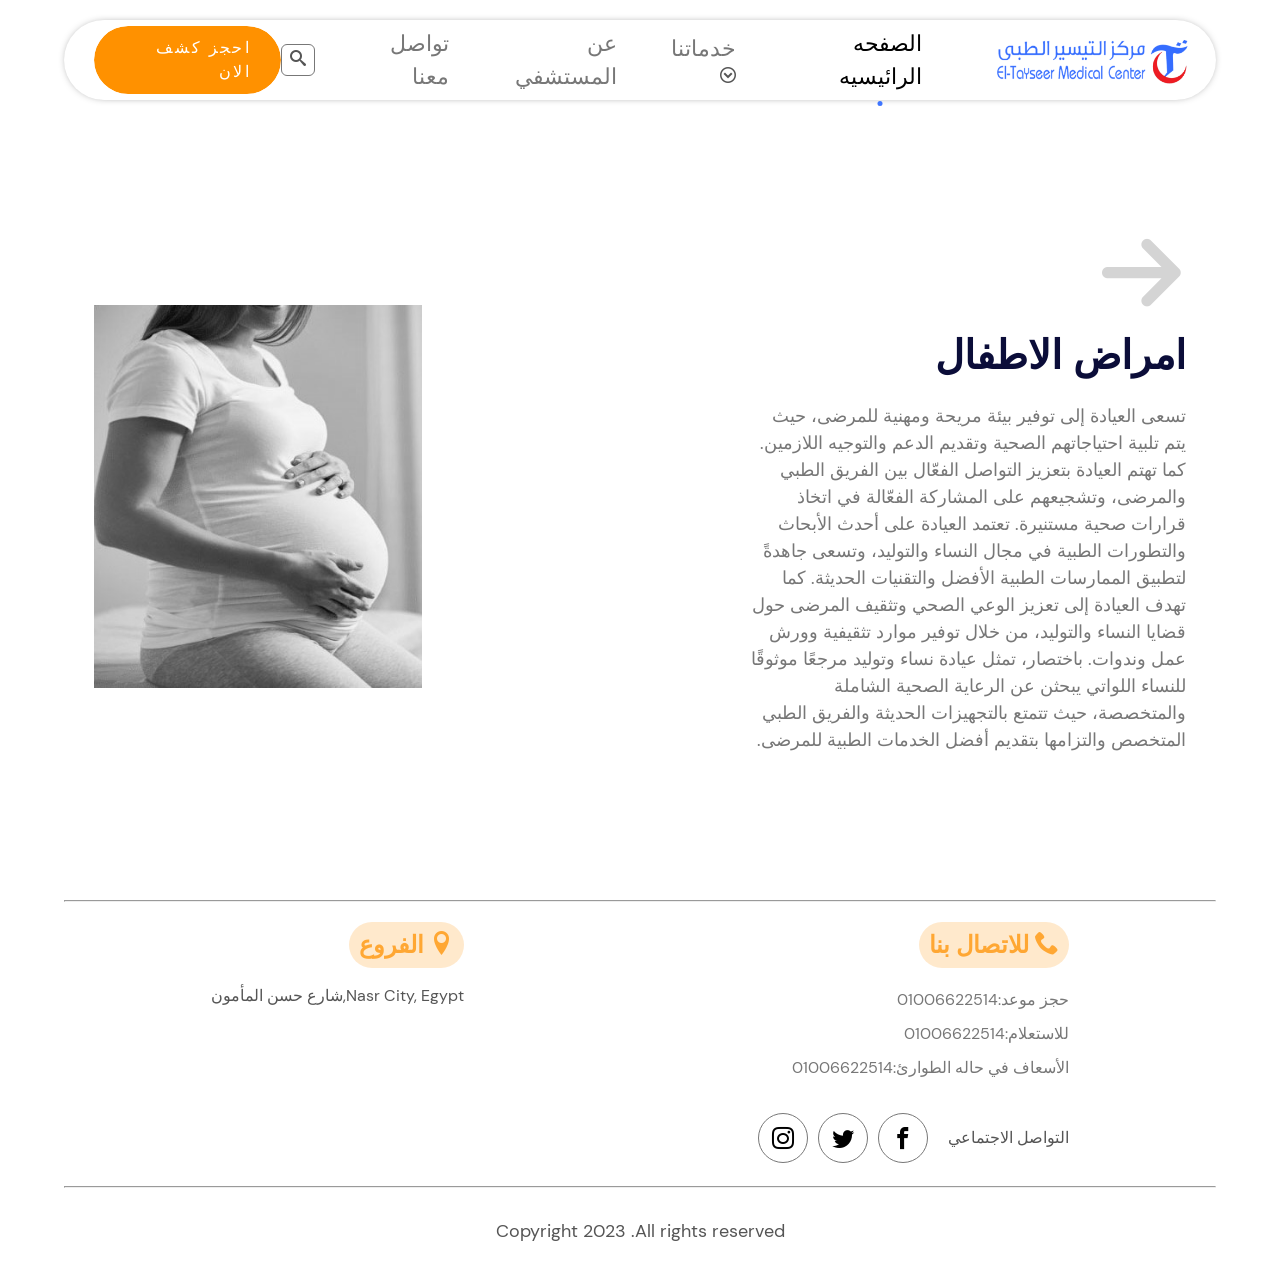
<file: pediatrics.html>
<!DOCTYPE html>
<html dir="rtl" lang="en">

<head>
    <meta charset="UTF-8">
    <meta name="viewport" content="width=device-width, initial-scale=1.0">
    <title>Document</title>
    <!-- css project -->
    <link rel="stylesheet" href="css/index.css">
    <!-- css icons -->
    <link rel="stylesheet" href="smart/assets/smart.css">
    <link rel="stylesheet" href="smart/style.css">

</head>

<body>
    <!-- start header -->
    <header>
        <div class="logo_links">
            <a class="logos" href="index.html">
                <img class="logo" src="images/Mask Group -1.png" alt="">
                <img class="logo_two" src="images/Mask Group -2.png" alt="">
            </a>
            <ul>
                <li>
                    <a class="link active" href="index.html">الصفحه الرائيسيه</a>
                </li>
                <li>
                    <a class="link border_bottom0" href="#">خدماتنا</a>
                    <i class="icon-circle-down bottom"></i>
                    <ul class="play_list">
                        <li><a class="play_list_a" href="#">Alaa</a></li>
                        <li><a class="play_list_a" href="#">Alaa</a></li>
                        <li><a class="play_list_a" href="#">Alaa</a></li>
                        <li><a class="play_list_a" href="#">Alaa</a></li>
                        <li><a class="play_list_a" href="#">Alaa</a></li>
                    </ul>
                </li>
                <li>
                    <a class="link border_bottom" href="who_are_we.html">عن المستشفي</a>
                    <!-- <i class="icon-circle-down bottom"></i>
                    <ul class="play_list">
                        <li><a class="play_list_a" href="#">Alaa</a></li>
                        <li><a class="play_list_a" href="#">Alaa</a></li>
                        <li><a class="play_list_a" href="#">Alaa</a></li>
                        <li><a class="play_list_a" href="#">Alaa</a></li>
                        <li><a class="play_list_a" href="#">Alaa</a></li>
                    </ul> -->
                </li>
                <li>
                    <a class="link border_bottom" href="Contact_us.html">تواصل معنا</a>
                </li>
                <li class="li_icon_search">
                    <i class="icon-search"></i>
                </li>
            </ul>
        </div>
        <div class="input_search">
            <i class="icon-search"></i>
            <input type="search" name="" id="search" placeholder="ابحث عن طبيب او خدمه">
        </div>
        <a href="appointment_booking.html" class="link_btn">احجز كشف الان</a>
    </header>
    <!-- end header -->


    <!-- start section  -->

    <section class="section_one_text_img">
        <div class="section_one_text">
            <div class="section_one_text_icons">
                <i class="icon-arrow-right2 icon_one"></i>
                <i class="icon-arrow-right2 icon_two"></i>
            </div>
            <h2>امراض الاطفال</h2>
            <p>تسعى العيادة إلى توفير بيئة مريحة ومهنية للمرضى، حيث يتم تلبية احتياجاتهم الصحية وتقديم الدعم والتوجيه
                اللازمين. كما تهتم العيادة بتعزيز التواصل الفعّال بين الفريق الطبي والمرضى، وتشجيعهم على المشاركة
                الفعّالة في اتخاذ قرارات صحية مستنيرة.

                تعتمد العيادة على أحدث الأبحاث والتطورات الطبية في مجال النساء والتوليد، وتسعى جاهدةً لتطبيق الممارسات
                الطبية الأفضل والتقنيات الحديثة. كما تهدف العيادة إلى تعزيز الوعي الصحي وتثقيف المرضى حول قضايا النساء
                والتوليد، من خلال توفير موارد تثقيفية وورش عمل وندوات.

                باختصار، تمثل عيادة نساء وتوليد مرجعًا موثوقًا للنساء اللواتي يبحثن عن الرعاية الصحية الشاملة والمتخصصة،
                حيث تتمتع بالتجهيزات الحديثة والفريق الطبي المتخصص والتزامها بتقديم أفضل الخدمات الطبية للمرضى.</p>
        </div>
        <div class="section_one_img">
            <img src="images/Obstetrics-and-Gynecologyi-clinic.jpg" alt="">
        </div>
    </section>

    <!-- end section  -->






    <!-- start footer -->
    <hr>
    <footer>
        <div class="footer_right">
            <h2> <i class="icon-phone"></i> للاتصال بنا</h2>
            <ul>
                <li>حجز موعد:01006622514</li>
                <li>للاستعلام:01006622514</li>
                <li>الأسعاف في حاله الطوارئ:01006622514</li>
            </ul>
            <div class="footer_right_sochel">
                <p>التواصل الاجتماعي</p>
                <div class="footer_right_sochel_icons">
                    <a href="#"><i class="icon-facebook"></i></a>
                    <a href="#"><i class="icon-twitter"></i></a>
                    <a href="#"><i class="icon-instagram"></i></a>
                </div>
            </div>
        </div>
        <div class="footer_left">
            <h2> <i class="icon-location"></i> الفروع</h2>
            <p>Nasr City, Egypt,شارع حسن المأمون</p>
        </div>
    </footer>
    <hr>
    <div class="footer_Copyright">Copyright 2023 .All rights reserved</div>
    <!-- end footer -->

    <script src="js/index.js"></script>
    <script src="smart/assets/smart.js"></script>
</body>

</html>
</file>
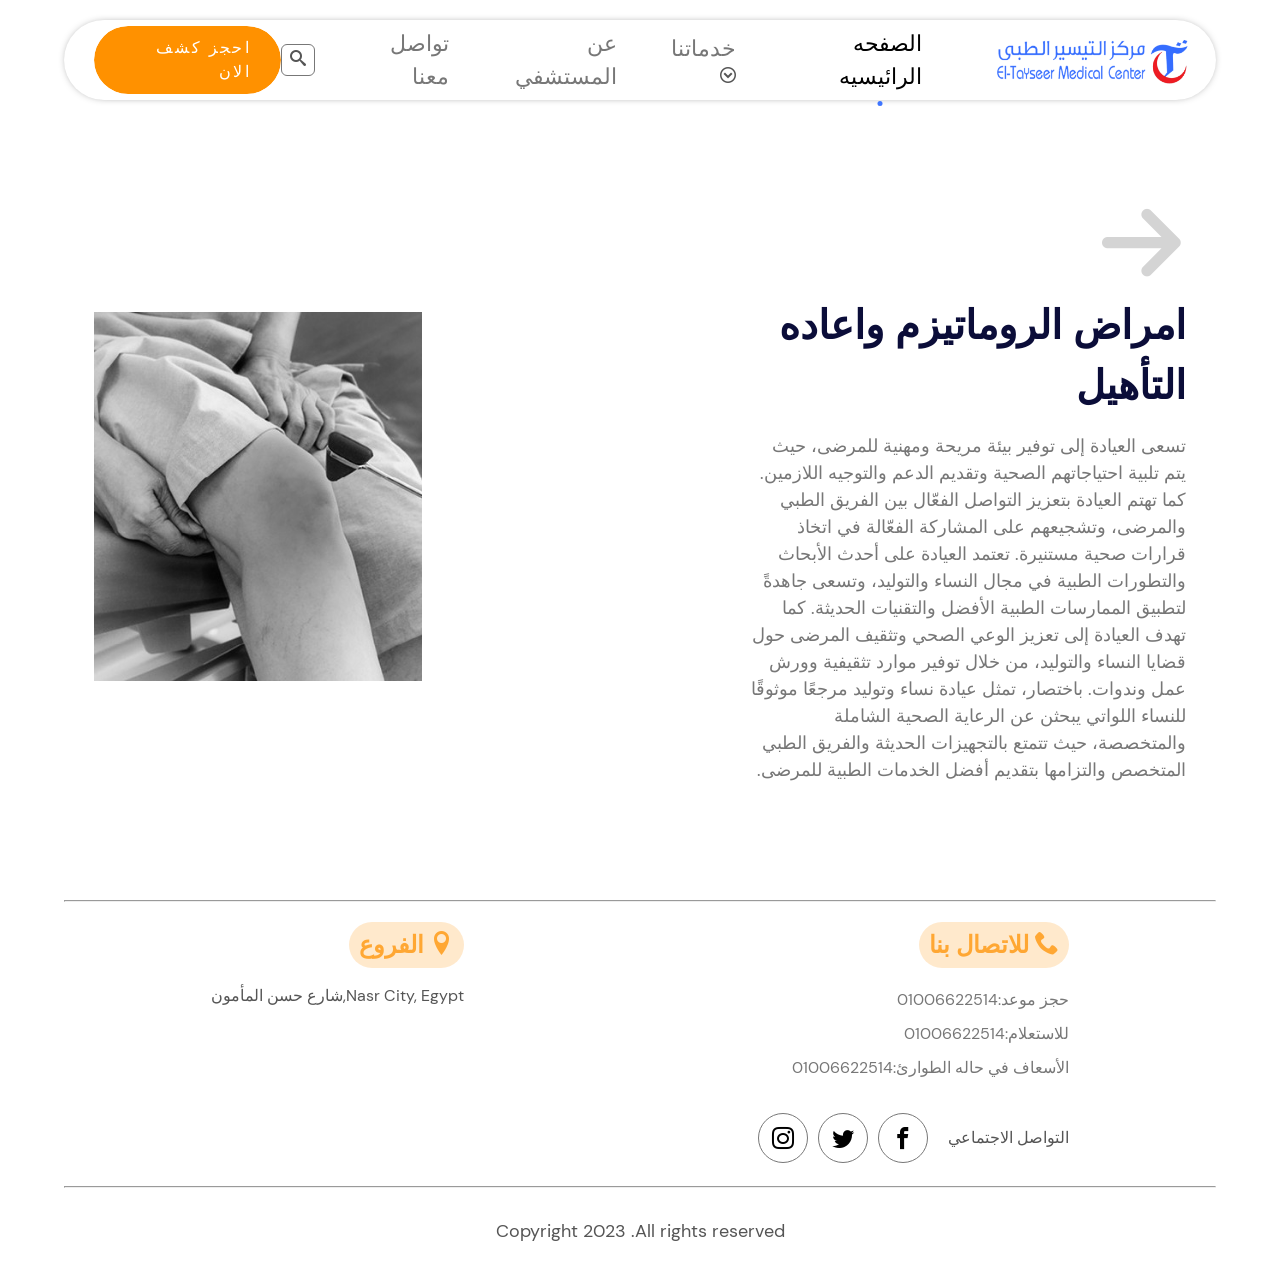
<file: rheumatism.html>
<!DOCTYPE html>
<html dir="rtl" lang="en">

<head>
    <meta charset="UTF-8">
    <meta name="viewport" content="width=device-width, initial-scale=1.0">
    <title>Document</title>
    <!-- css project -->
    <link rel="stylesheet" href="css/index.css">
    <!-- css icons -->
    <link rel="stylesheet" href="smart/assets/smart.css">
    <link rel="stylesheet" href="smart/style.css">

</head>

<body>
    <!-- start header -->
    <header>
        <div class="logo_links">
            <a class="logos" href="index.html">
                <img class="logo" src="images/Mask Group -1.png" alt="">
                <img class="logo_two" src="images/Mask Group -2.png" alt="">
            </a>
            <ul>
                <li>
                    <a class="link active" href="index.html">الصفحه الرائيسيه</a>
                </li>
                <li>
                    <a class="link border_bottom0" href="#">خدماتنا</a>
                    <i class="icon-circle-down bottom"></i>
                    <ul class="play_list">
                        <li><a class="play_list_a" href="#">Alaa</a></li>
                        <li><a class="play_list_a" href="#">Alaa</a></li>
                        <li><a class="play_list_a" href="#">Alaa</a></li>
                        <li><a class="play_list_a" href="#">Alaa</a></li>
                        <li><a class="play_list_a" href="#">Alaa</a></li>
                    </ul>
                </li>
                <li>
                    <a class="link border_bottom" href="who_are_we.html">عن المستشفي</a>
                    <!-- <i class="icon-circle-down bottom"></i>
                    <ul class="play_list">
                        <li><a class="play_list_a" href="#">Alaa</a></li>
                        <li><a class="play_list_a" href="#">Alaa</a></li>
                        <li><a class="play_list_a" href="#">Alaa</a></li>
                        <li><a class="play_list_a" href="#">Alaa</a></li>
                        <li><a class="play_list_a" href="#">Alaa</a></li>
                    </ul> -->
                </li>
                <li>
                    <a class="link border_bottom" href="Contact_us.html">تواصل معنا</a>

                </li>
                <li class="li_icon_search">
                    <i class="icon-search"></i>
                </li>
            </ul>
        </div>
        <div class="input_search">
            <i class="icon-search"></i>
            <input type="search" name="" id="search" placeholder="ابحث عن طبيب او خدمه">
        </div>
        <a href="appointment_booking.html" class="link_btn">احجز كشف الان</a>
    </header>
    <!-- end header -->



    <!-- start section  -->

    <section class="section_one_text_img">
        <div class="section_one_text">
            <div class="section_one_text_icons">
                <i class="icon-arrow-right2 icon_one"></i>
                <i class="icon-arrow-right2 icon_two"></i>
            </div>
            <h2>امراض الروماتيزم واعاده التأهيل</h2>
            <p>تسعى العيادة إلى توفير بيئة مريحة ومهنية للمرضى، حيث يتم تلبية احتياجاتهم الصحية وتقديم الدعم والتوجيه
                اللازمين. كما تهتم العيادة بتعزيز التواصل الفعّال بين الفريق الطبي والمرضى، وتشجيعهم على المشاركة
                الفعّالة في اتخاذ قرارات صحية مستنيرة.

                تعتمد العيادة على أحدث الأبحاث والتطورات الطبية في مجال النساء والتوليد، وتسعى جاهدةً لتطبيق الممارسات
                الطبية الأفضل والتقنيات الحديثة. كما تهدف العيادة إلى تعزيز الوعي الصحي وتثقيف المرضى حول قضايا النساء
                والتوليد، من خلال توفير موارد تثقيفية وورش عمل وندوات.

                باختصار، تمثل عيادة نساء وتوليد مرجعًا موثوقًا للنساء اللواتي يبحثن عن الرعاية الصحية الشاملة والمتخصصة،
                حيث تتمتع بالتجهيزات الحديثة والفريق الطبي المتخصص والتزامها بتقديم أفضل الخدمات الطبية للمرضى.</p>
        </div>
        <div class="section_one_img">
            <img src="images/Multiple-sclerosis.jpg" alt="">
        </div>
    </section>

    <!-- end section  -->

    <hr>

    <!-- start footer -->
    <footer>
        <div class="footer_right">
            <h2> <i class="icon-phone"></i> للاتصال بنا</h2>
            <ul>
                <li>حجز موعد:01006622514</li>
                <li>للاستعلام:01006622514</li>
                <li>الأسعاف في حاله الطوارئ:01006622514</li>
            </ul>
            <div class="footer_right_sochel">
                <p>التواصل الاجتماعي</p>
                <div class="footer_right_sochel_icons">
                    <a href="#"><i class="icon-facebook"></i></a>
                    <a href="#"><i class="icon-twitter"></i></a>
                    <a href="#"><i class="icon-instagram"></i></a>
                </div>
            </div>
        </div>
        <div class="footer_left">
            <h2> <i class="icon-location"></i> الفروع</h2>
            <p>Nasr City, Egypt,شارع حسن المأمون</p>
        </div>
    </footer>
    <hr>
    <div class="footer_Copyright">Copyright 2023 .All rights reserved</div>
    <!-- end footer -->

    <script src="js/index.js"></script>
    <script src="smart/assets/smart.js"></script>
</body>

</html>
</file>
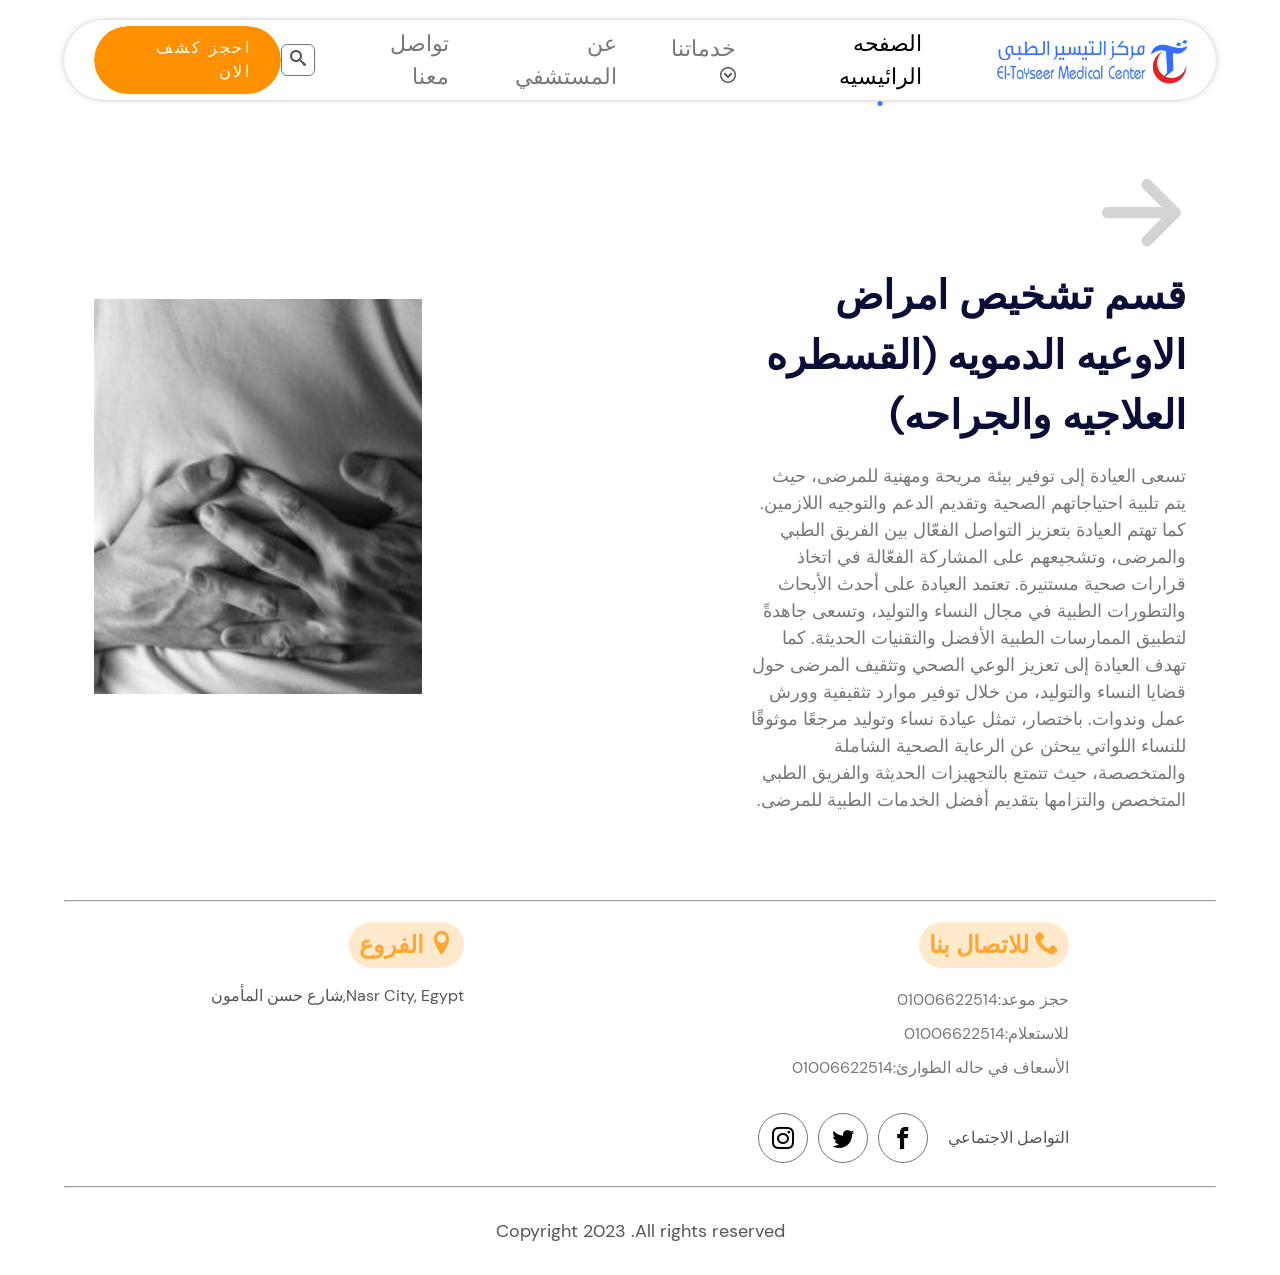
<file: vascular_surgery.html>
<!DOCTYPE html>
<html dir="rtl" lang="en">

<head>
    <meta charset="UTF-8">
    <meta name="viewport" content="width=device-width, initial-scale=1.0">
    <title>Document</title>
    <!-- css project -->
    <link rel="stylesheet" href="css/index.css">
    <!-- css icons -->
    <link rel="stylesheet" href="smart/assets/smart.css">
    <link rel="stylesheet" href="smart/style.css">

</head>

<body>
    <!-- start header -->
    <header>
        <div class="logo_links">
            <a class="logos" href="index.html">
                <img class="logo" src="images/Mask Group -1.png" alt="">
                <img class="logo_two" src="images/Mask Group -2.png" alt="">
            </a>
            <ul>
                <li>
                    <a class="link active" href="index.html">الصفحه الرائيسيه</a>
                </li>
                <li>
                    <a class="link border_bottom0" href="#">خدماتنا</a>
                    <i class="icon-circle-down bottom"></i>
                    <ul class="play_list">
                        <li><a class="play_list_a" href="#">Alaa</a></li>
                        <li><a class="play_list_a" href="#">Alaa</a></li>
                        <li><a class="play_list_a" href="#">Alaa</a></li>
                        <li><a class="play_list_a" href="#">Alaa</a></li>
                        <li><a class="play_list_a" href="#">Alaa</a></li>
                    </ul>
                </li>
                <li>
                    <a class="link border_bottom" href="who_are_we.html">عن المستشفي</a>
                    <!-- <i class="icon-circle-down bottom"></i>
                    <ul class="play_list">
                        <li><a class="play_list_a" href="#">Alaa</a></li>
                        <li><a class="play_list_a" href="#">Alaa</a></li>
                        <li><a class="play_list_a" href="#">Alaa</a></li>
                        <li><a class="play_list_a" href="#">Alaa</a></li>
                        <li><a class="play_list_a" href="#">Alaa</a></li>
                    </ul> -->
                </li>
                <li>
                    <a class="link border_bottom" href="Contact_us.html">تواصل معنا</a>

                </li>
                <li class="li_icon_search">
                    <i class="icon-search"></i>
                </li>
            </ul>
        </div>
        <div class="input_search">
            <i class="icon-search"></i>
            <input type="search" name="" id="search" placeholder="ابحث عن طبيب او خدمه">
        </div>
        <a href="appointment_booking.html" class="link_btn">احجز كشف الان</a>
    </header>
    <!-- end header -->



    <!-- start section  -->

    <section class="section_one_text_img">
        <div class="section_one_text">
            <div class="section_one_text_icons">
                <i class="icon-arrow-right2 icon_one"></i>
                <i class="icon-arrow-right2 icon_two"></i>
            </div>
            <h2>قسم تشخيص امراض الاوعيه الدمويه (القسطره العلاجيه والجراحه)</h2>
            <p>تسعى العيادة إلى توفير بيئة مريحة ومهنية للمرضى، حيث يتم تلبية احتياجاتهم الصحية وتقديم الدعم والتوجيه
                اللازمين. كما تهتم العيادة بتعزيز التواصل الفعّال بين الفريق الطبي والمرضى، وتشجيعهم على المشاركة
                الفعّالة في اتخاذ قرارات صحية مستنيرة.

                تعتمد العيادة على أحدث الأبحاث والتطورات الطبية في مجال النساء والتوليد، وتسعى جاهدةً لتطبيق الممارسات
                الطبية الأفضل والتقنيات الحديثة. كما تهدف العيادة إلى تعزيز الوعي الصحي وتثقيف المرضى حول قضايا النساء
                والتوليد، من خلال توفير موارد تثقيفية وورش عمل وندوات.

                باختصار، تمثل عيادة نساء وتوليد مرجعًا موثوقًا للنساء اللواتي يبحثن عن الرعاية الصحية الشاملة والمتخصصة،
                حيث تتمتع بالتجهيزات الحديثة والفريق الطبي المتخصص والتزامها بتقديم أفضل الخدمات الطبية للمرضى.</p>
        </div>
        <div class="section_one_img">
            <img src="images/cardiovascular-diseases_1.jpg" alt="">
        </div>
    </section>

    <!-- end section  -->

    <hr>

    <!-- start footer -->
    <footer>
        <div class="footer_right">
            <h2> <i class="icon-phone"></i> للاتصال بنا</h2>
            <ul>
                <li>حجز موعد:01006622514</li>
                <li>للاستعلام:01006622514</li>
                <li>الأسعاف في حاله الطوارئ:01006622514</li>
            </ul>
            <div class="footer_right_sochel">
                <p>التواصل الاجتماعي</p>
                <div class="footer_right_sochel_icons">
                    <a href="#"><i class="icon-facebook"></i></a>
                    <a href="#"><i class="icon-twitter"></i></a>
                    <a href="#"><i class="icon-instagram"></i></a>
                </div>
            </div>
        </div>
        <div class="footer_left">
            <h2> <i class="icon-location"></i> الفروع</h2>
            <p>Nasr City, Egypt,شارع حسن المأمون</p>
        </div>
    </footer>
    <hr>
    <div class="footer_Copyright">Copyright 2023 .All rights reserved</div>
    <!-- end footer -->

    <script src="js/index.js"></script>
    <script src="smart/assets/smart.js"></script>
</body>

</html>
</file>
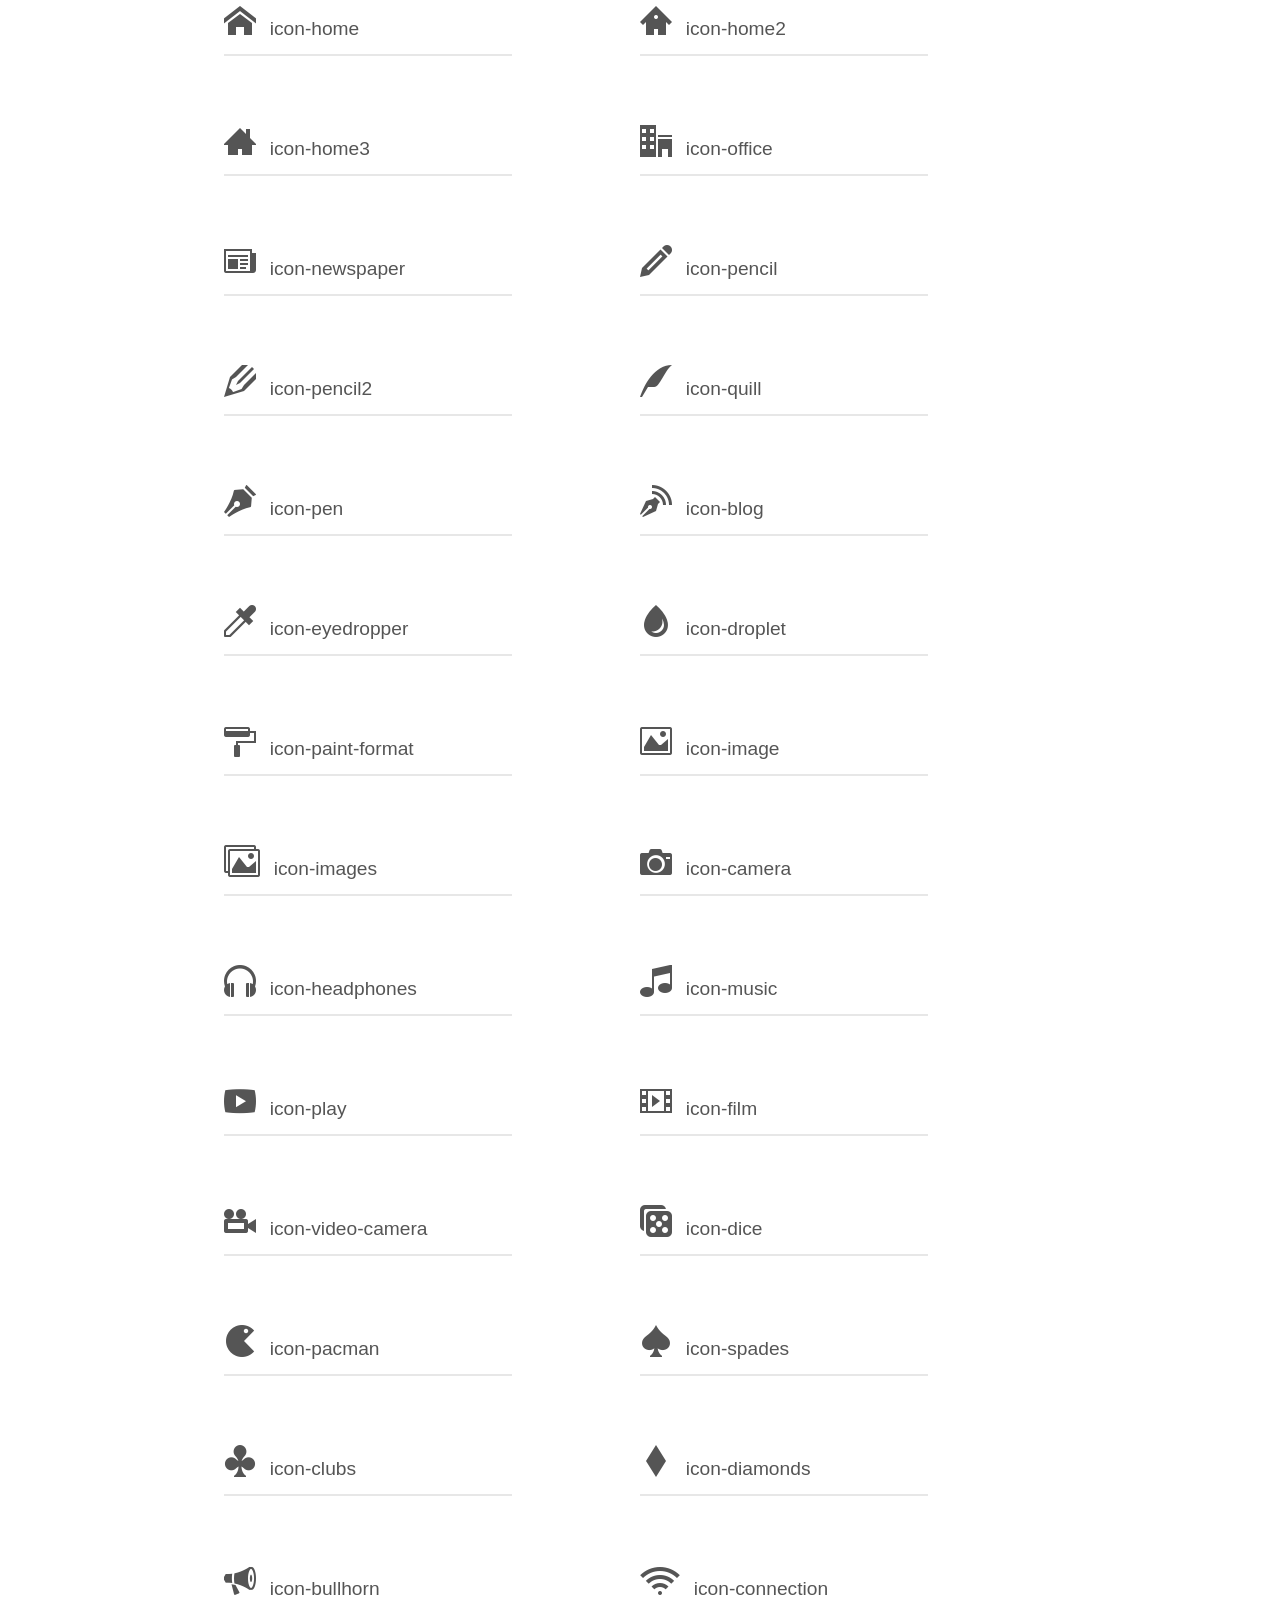
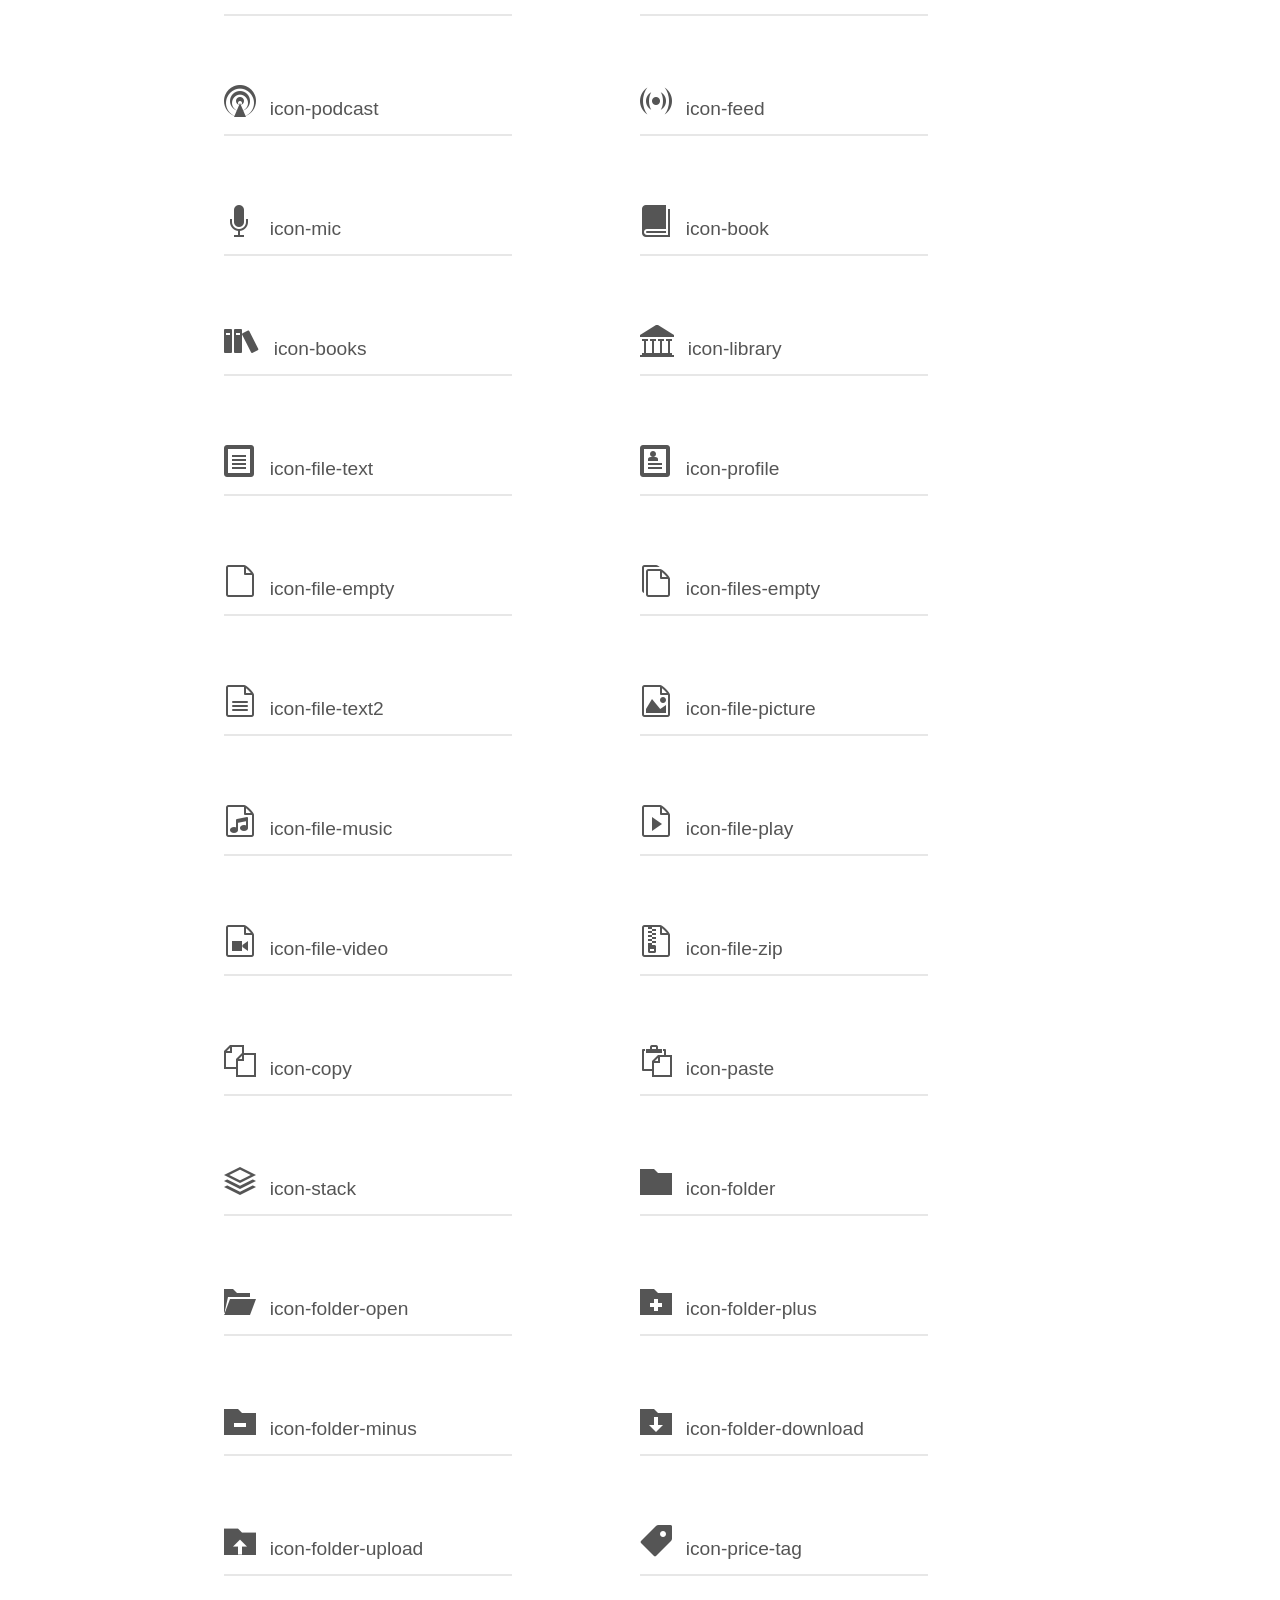
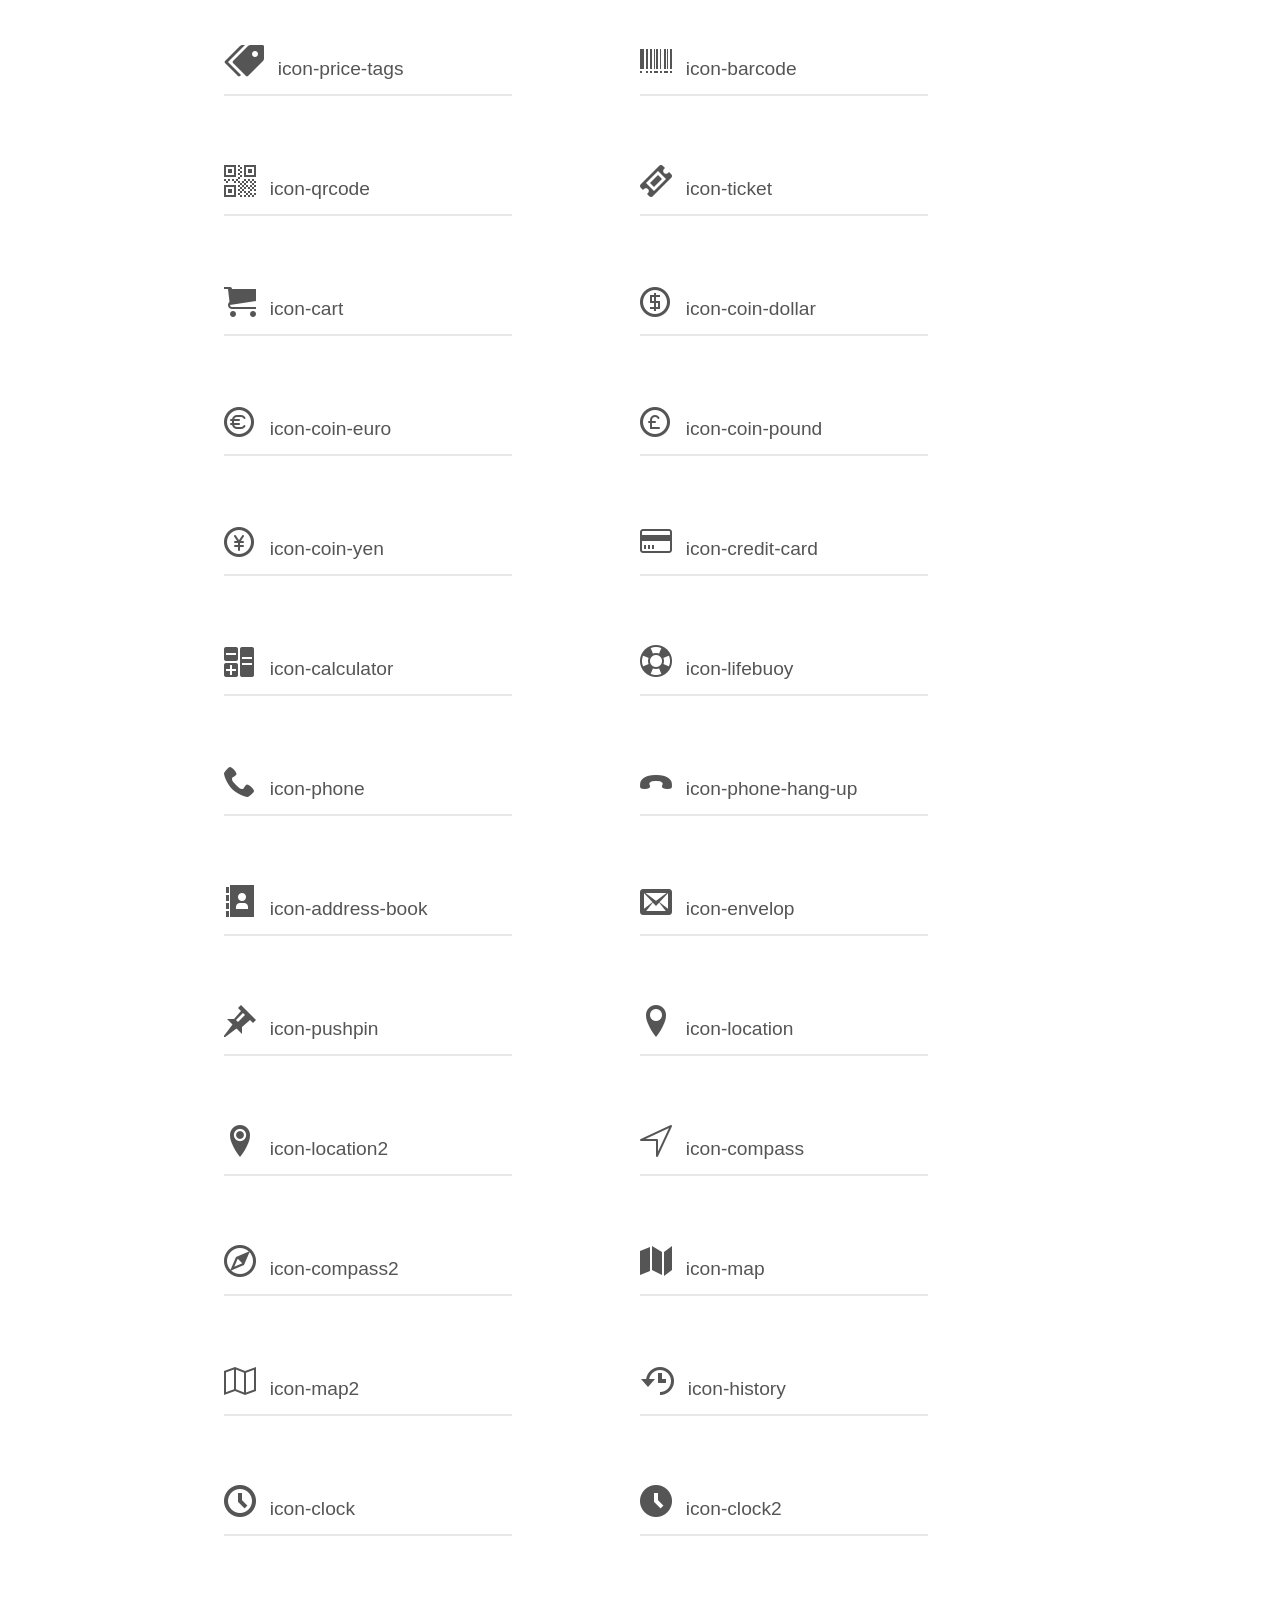
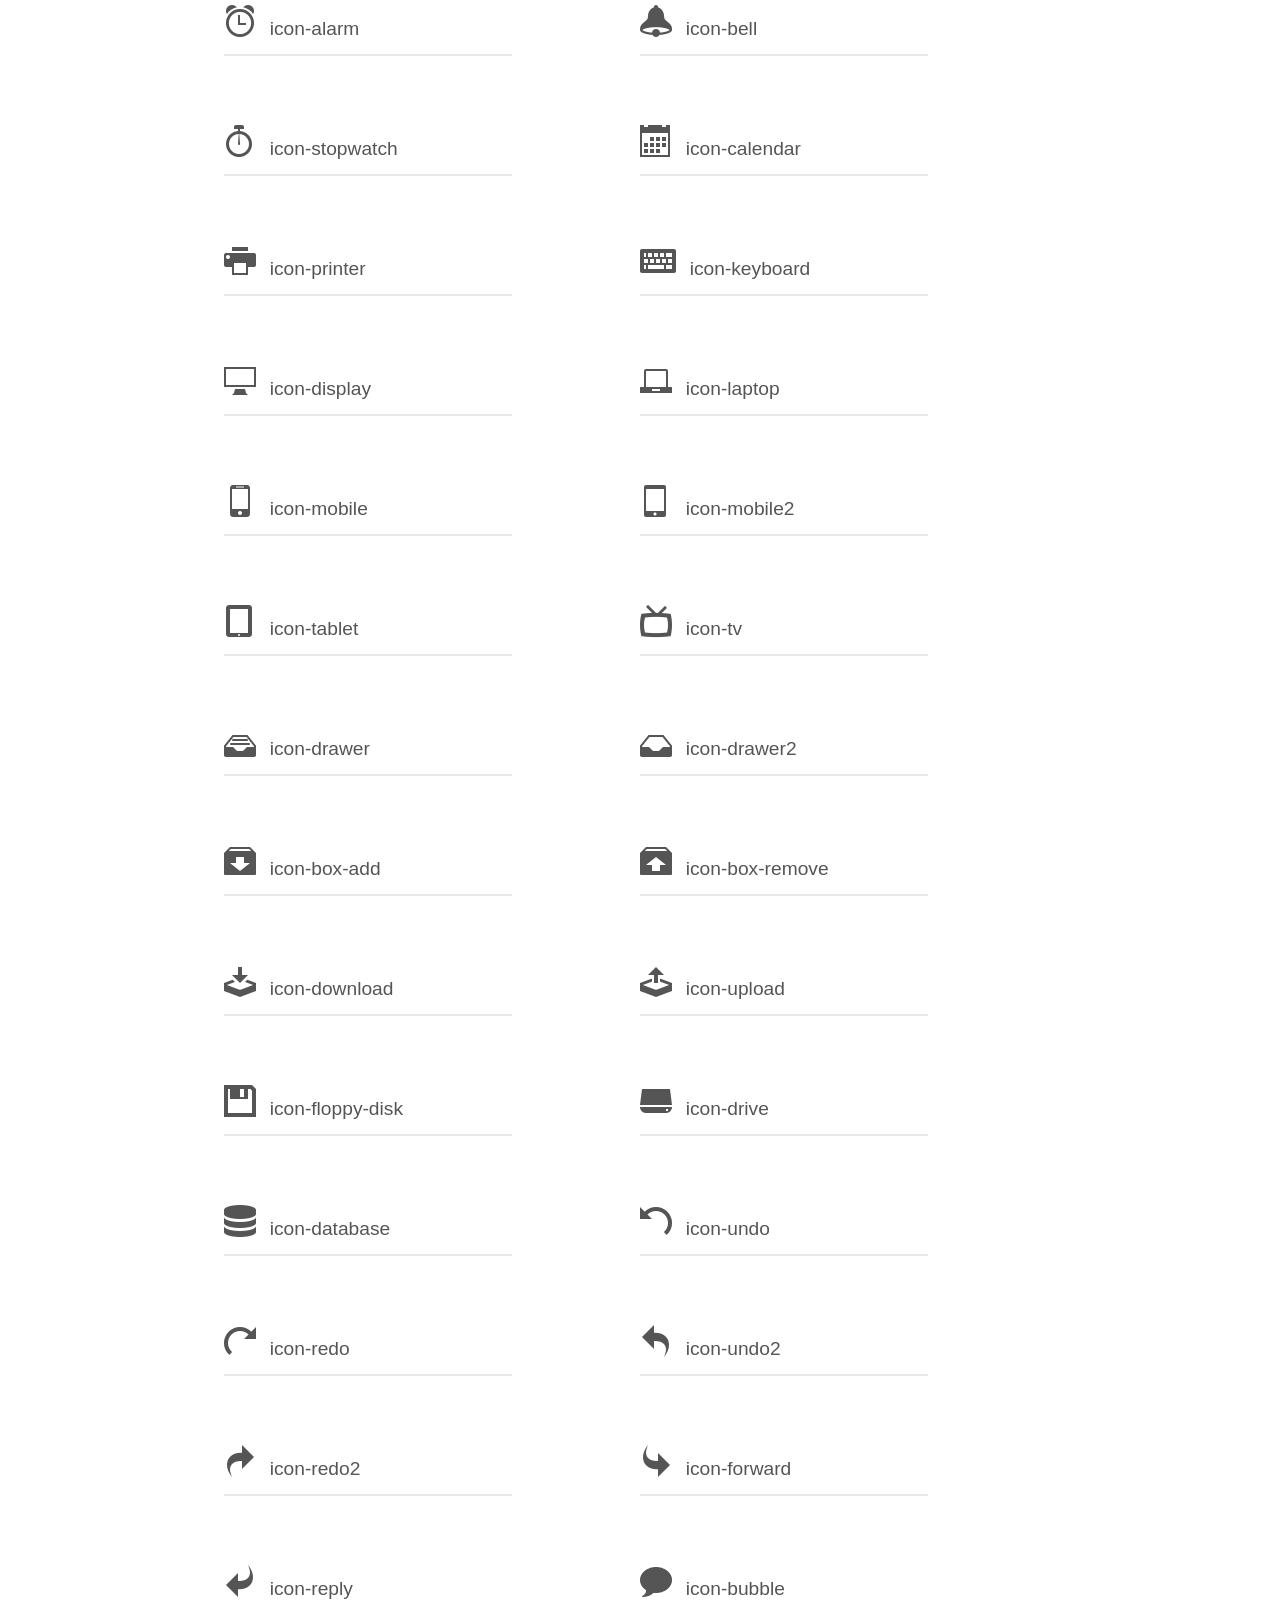
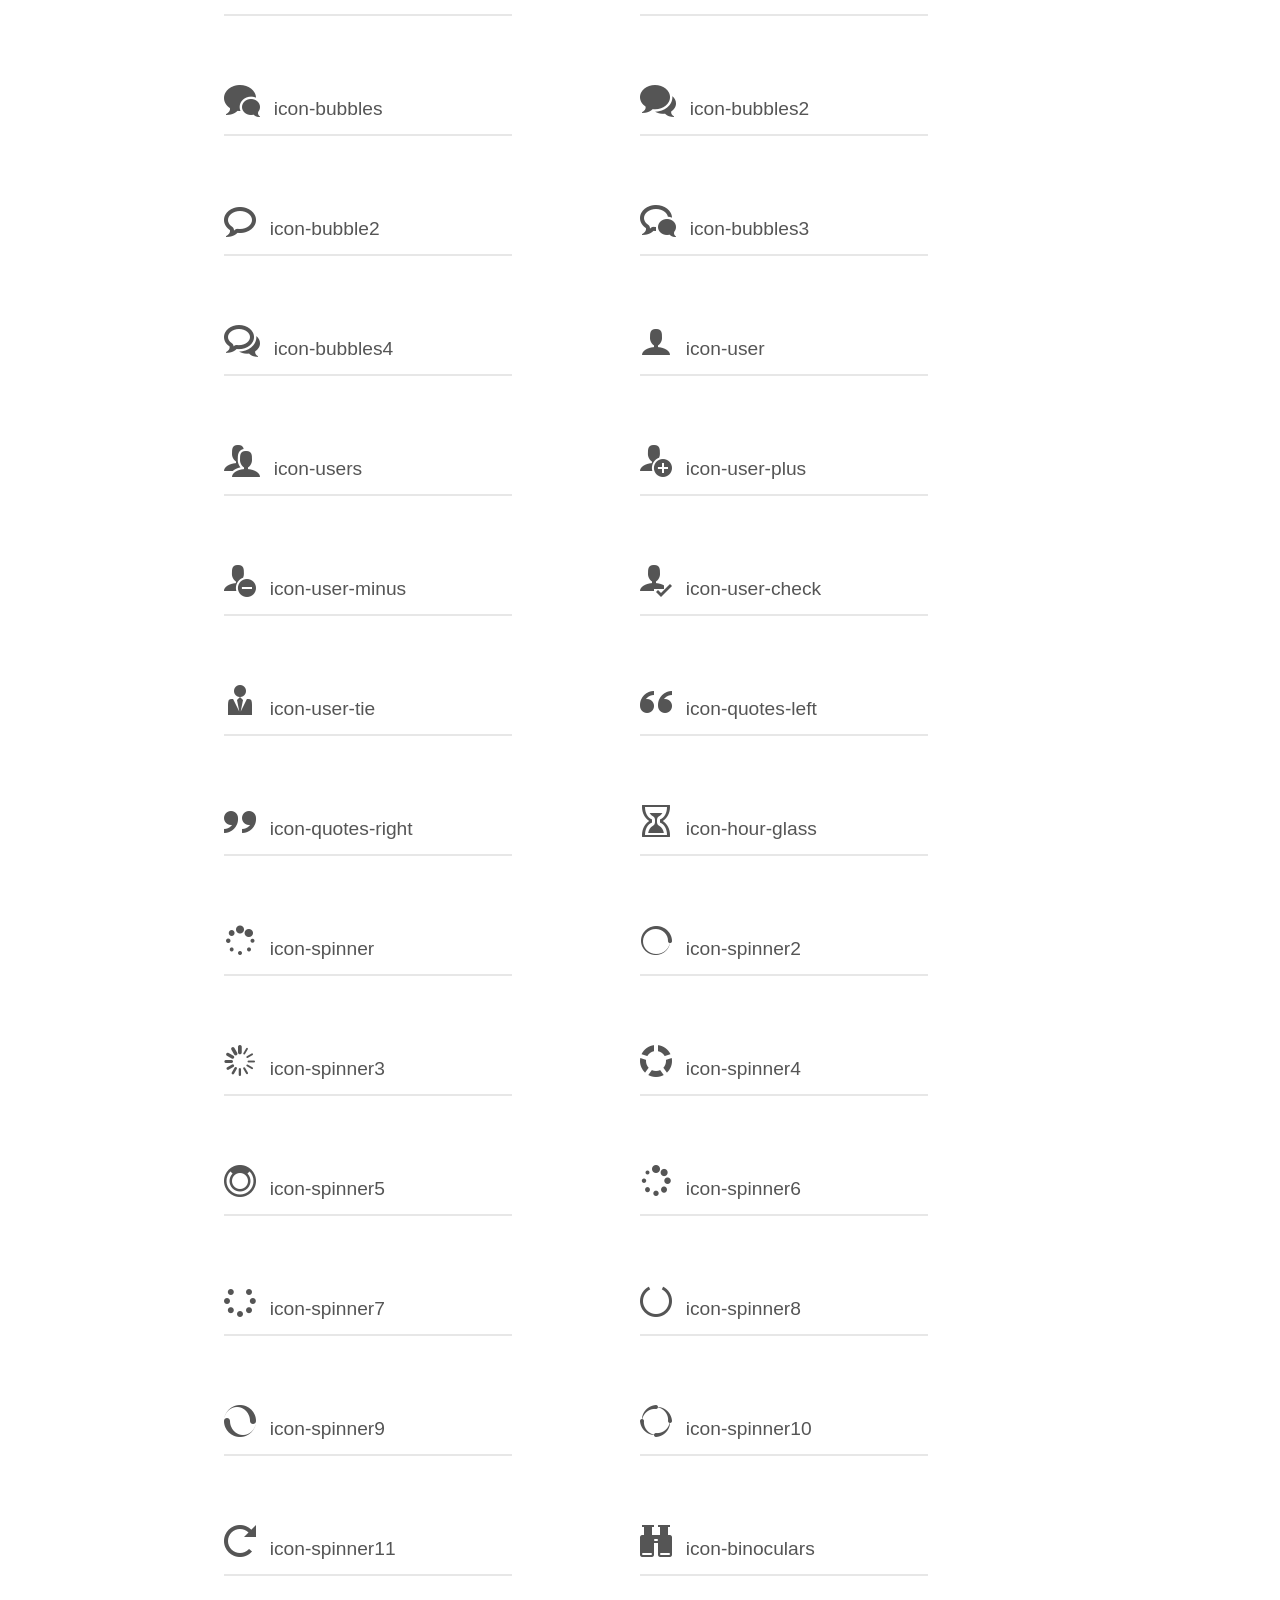
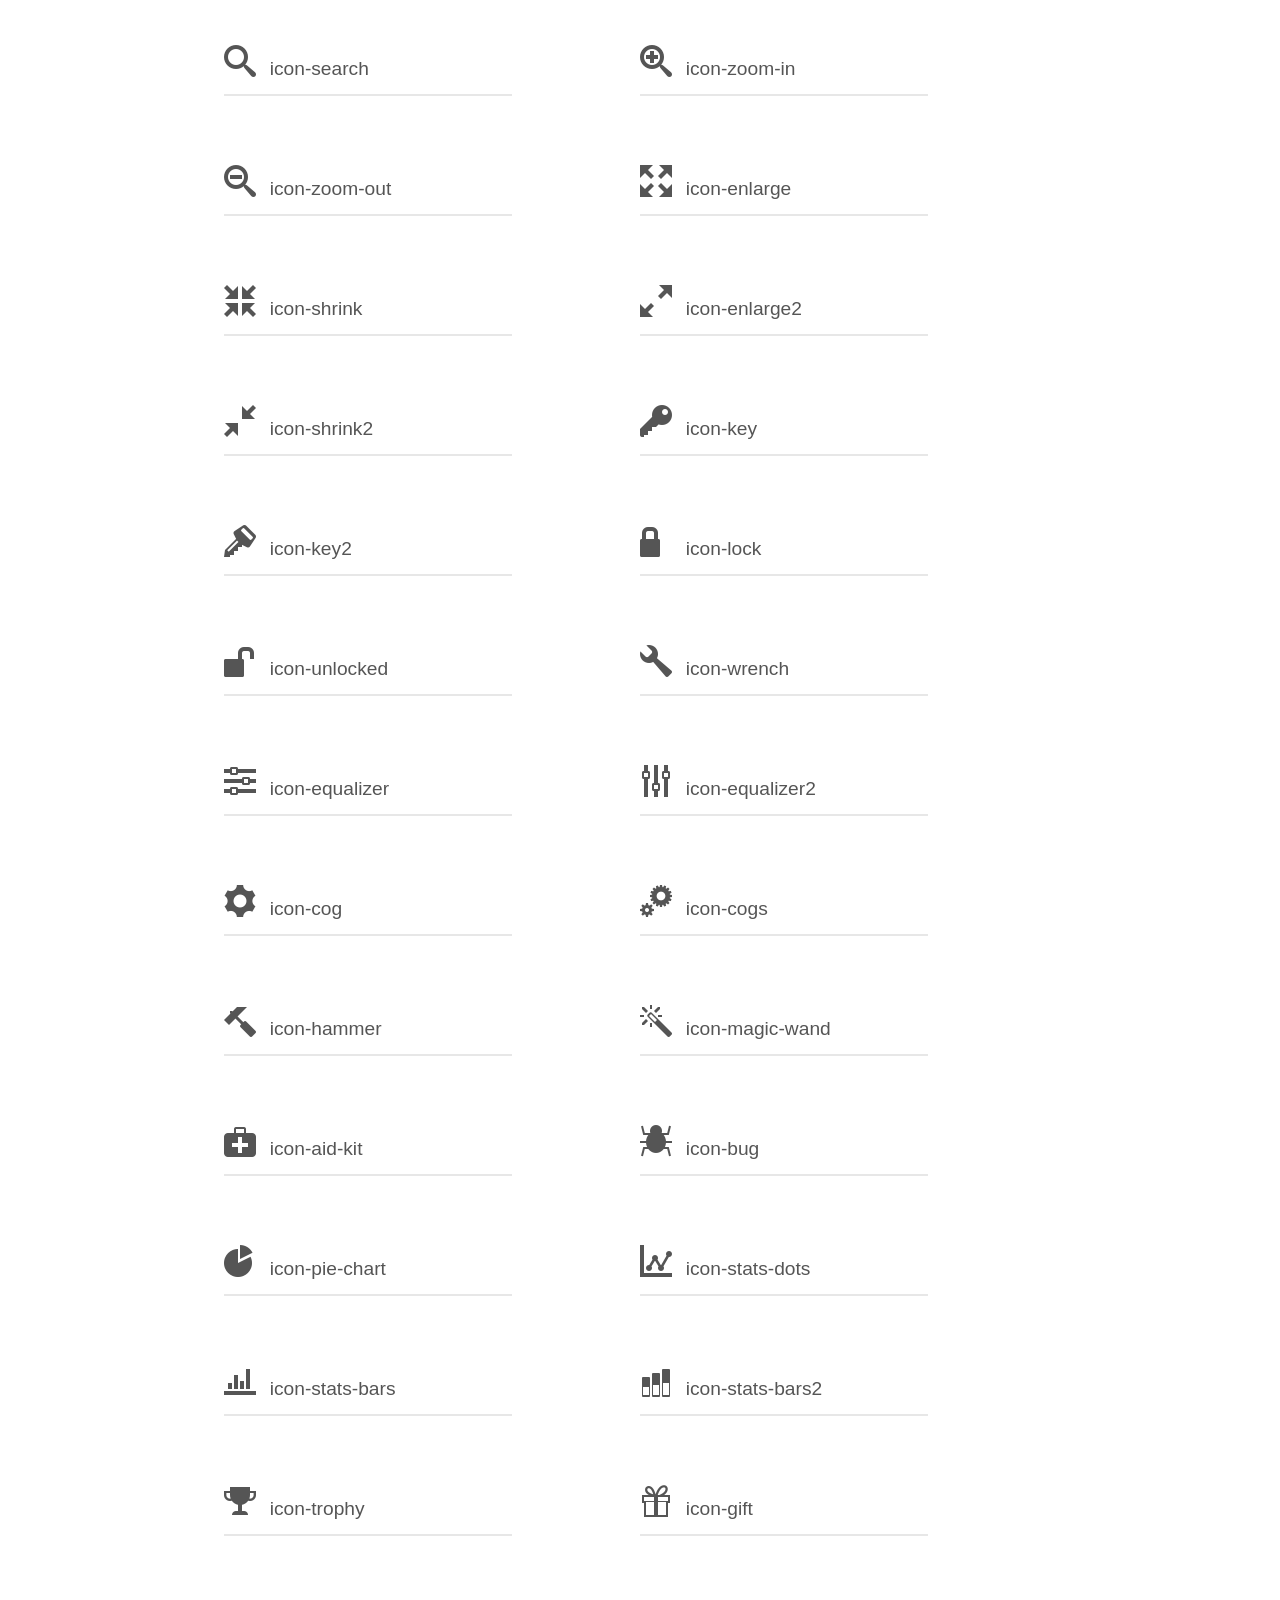
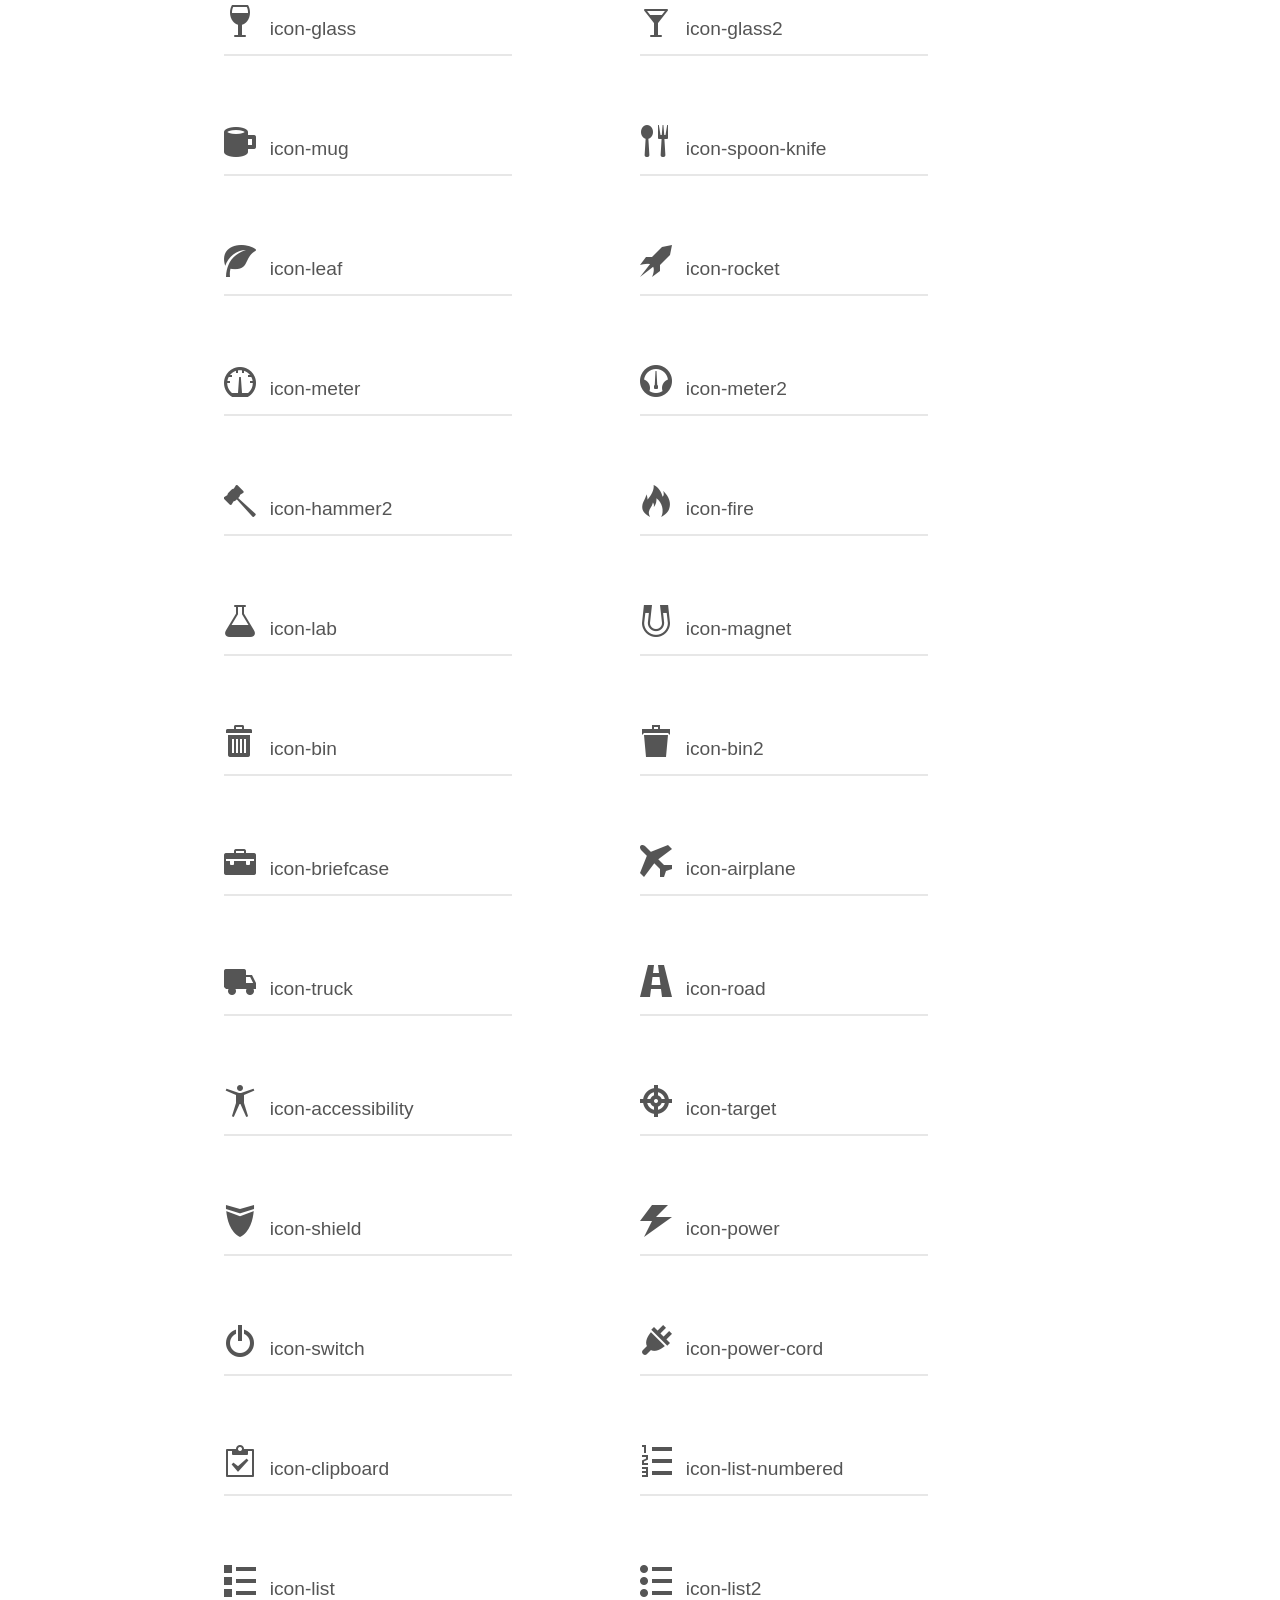
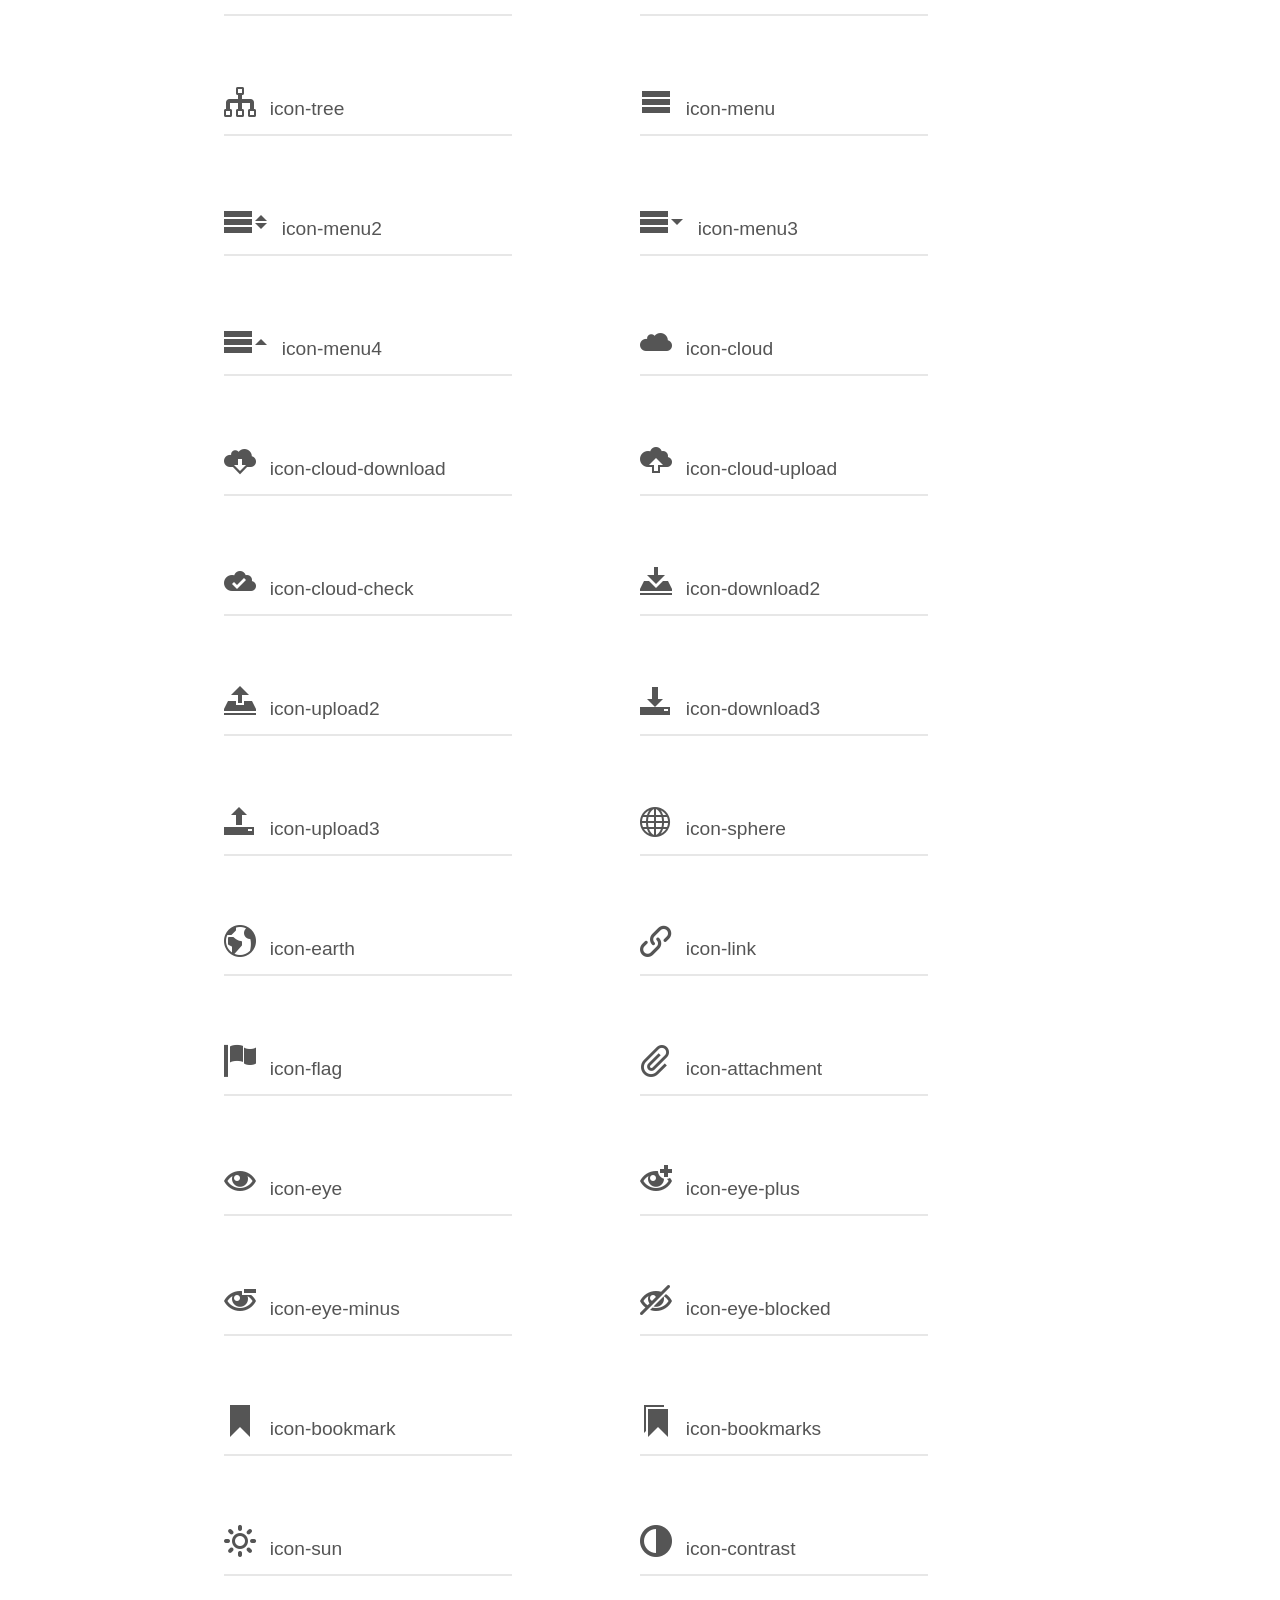
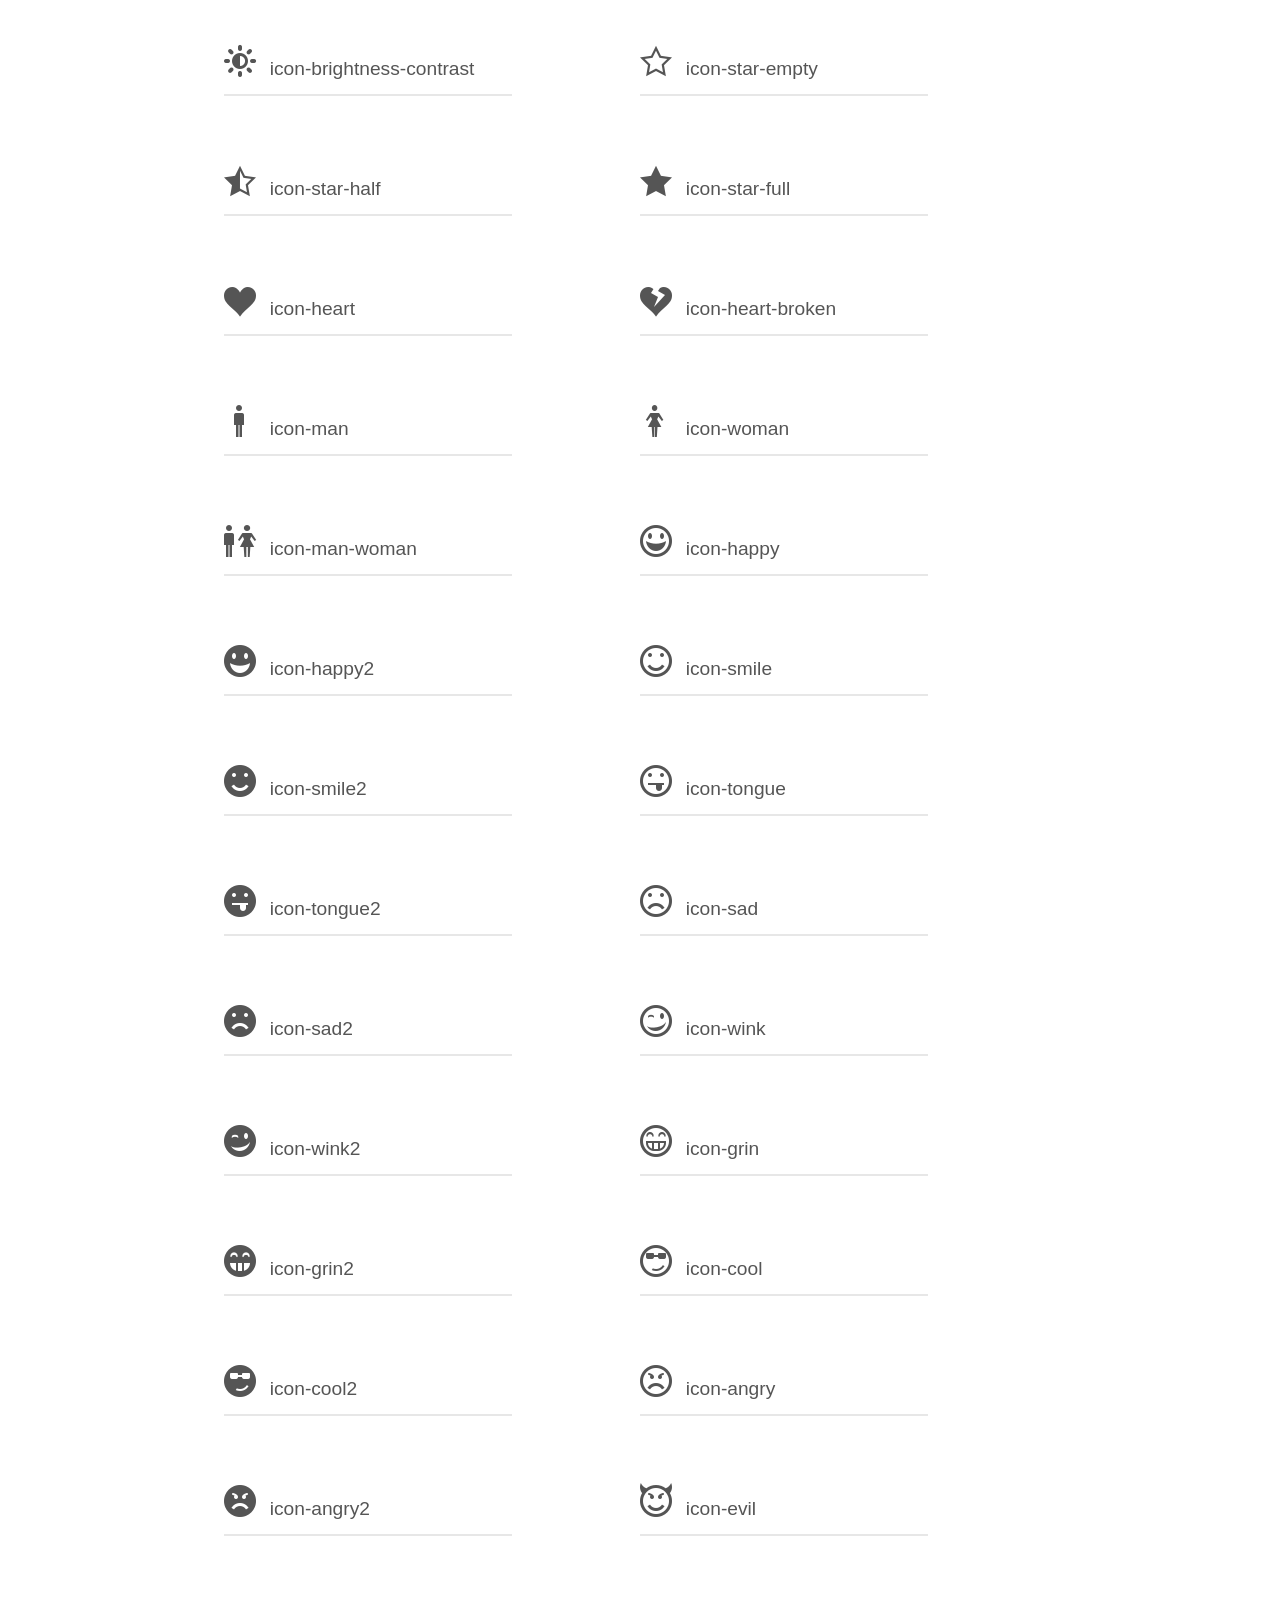
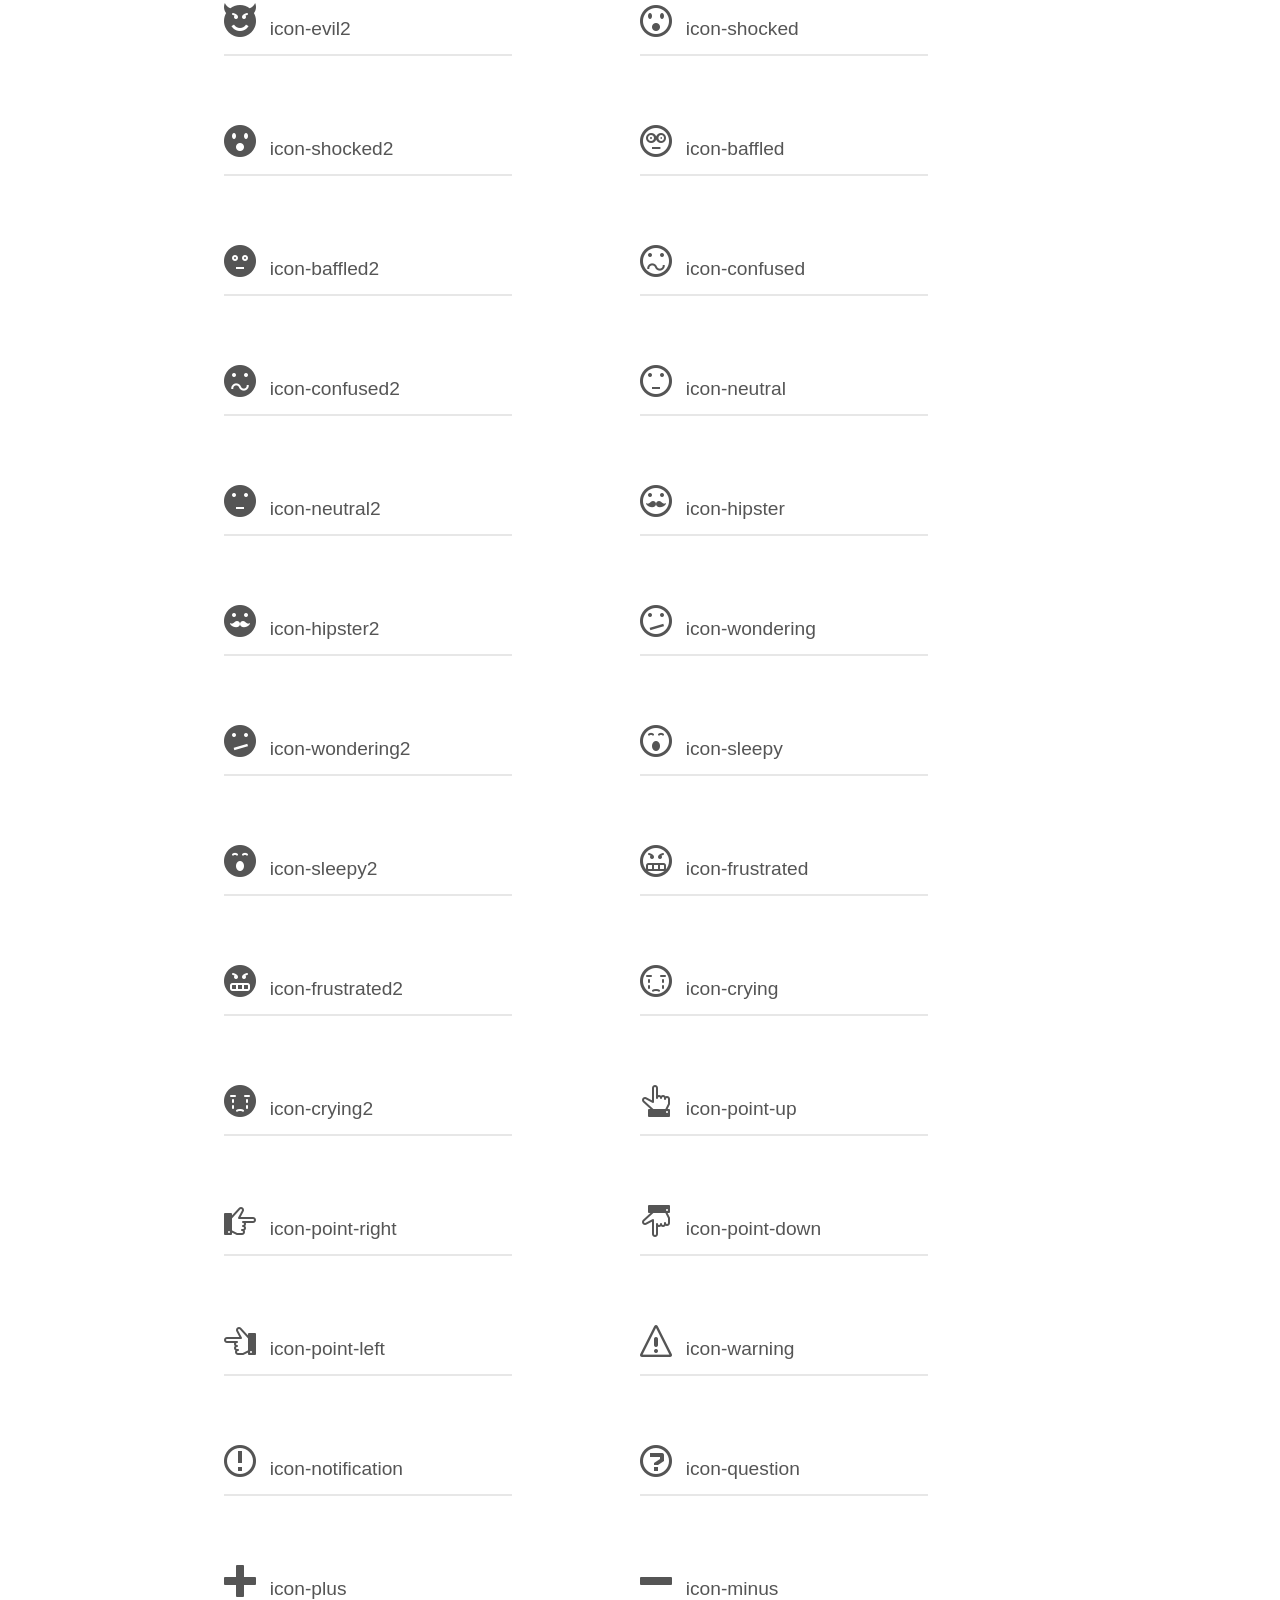
<file: smart/smart.html>
<!doctype html>
<html>
<head>
    <meta charset="utf-8">
    <title>smart icons</title>
    <meta name="description" content="An Icon Font Generated By IcoMoon.io">
    <meta name="viewport" content="width=device-width, initial-scale=1">
    <link rel="stylesheet" href="assets/smart.css">
    <link rel="stylesheet" href="style.css"></head>
<body>
    <div class="clearfix mhl ptl">
        <div class="glyph fs1">
            <div class="clearfix bshadow0 pbs">
                <span class="icon-home"></span>
                <span class="mls"> icon-home</span>
            </div>
        </div>
        <div class="glyph fs1">
            <div class="clearfix bshadow0 pbs">
                <span class="icon-home2"></span>
                <span class="mls"> icon-home2</span>
            </div>
        </div>
        <div class="glyph fs1">
            <div class="clearfix bshadow0 pbs">
                <span class="icon-home3"></span>
                <span class="mls"> icon-home3</span>
            </div>
        </div>
        <div class="glyph fs1">
            <div class="clearfix bshadow0 pbs">
                <span class="icon-office"></span>
                <span class="mls"> icon-office</span>
            </div>
        </div>
        <div class="glyph fs1">
            <div class="clearfix bshadow0 pbs">
                <span class="icon-newspaper"></span>
                <span class="mls"> icon-newspaper</span>
            </div>
        </div>
        <div class="glyph fs1">
            <div class="clearfix bshadow0 pbs">
                <span class="icon-pencil"></span>
                <span class="mls"> icon-pencil</span>
            </div>
        </div>
        <div class="glyph fs1">
            <div class="clearfix bshadow0 pbs">
                <span class="icon-pencil2"></span>
                <span class="mls"> icon-pencil2</span>
            </div>
        </div>
        <div class="glyph fs1">
            <div class="clearfix bshadow0 pbs">
                <span class="icon-quill"></span>
                <span class="mls"> icon-quill</span>
            </div>
        </div>
        <div class="glyph fs1">
            <div class="clearfix bshadow0 pbs">
                <span class="icon-pen"></span>
                <span class="mls"> icon-pen</span>
            </div>
        </div>
        <div class="glyph fs1">
            <div class="clearfix bshadow0 pbs">
                <span class="icon-blog"></span>
                <span class="mls"> icon-blog</span>
            </div>
        </div>
        <div class="glyph fs1">
            <div class="clearfix bshadow0 pbs">
                <span class="icon-eyedropper"></span>
                <span class="mls"> icon-eyedropper</span>
            </div>
        </div>
        <div class="glyph fs1">
            <div class="clearfix bshadow0 pbs">
                <span class="icon-droplet"></span>
                <span class="mls"> icon-droplet</span>
            </div>
        </div>
        <div class="glyph fs1">
            <div class="clearfix bshadow0 pbs">
                <span class="icon-paint-format"></span>
                <span class="mls"> icon-paint-format</span>
            </div>
        </div>
        <div class="glyph fs1">
            <div class="clearfix bshadow0 pbs">
                <span class="icon-image"></span>
                <span class="mls"> icon-image</span>
            </div>
        </div>
        <div class="glyph fs1">
            <div class="clearfix bshadow0 pbs">
                <span class="icon-images"></span>
                <span class="mls"> icon-images</span>
            </div>
        </div>
        <div class="glyph fs1">
            <div class="clearfix bshadow0 pbs">
                <span class="icon-camera"></span>
                <span class="mls"> icon-camera</span>
            </div>
        </div>
        <div class="glyph fs1">
            <div class="clearfix bshadow0 pbs">
                <span class="icon-headphones"></span>
                <span class="mls"> icon-headphones</span>
            </div>
        </div>
        <div class="glyph fs1">
            <div class="clearfix bshadow0 pbs">
                <span class="icon-music"></span>
                <span class="mls"> icon-music</span>
            </div>
        </div>
        <div class="glyph fs1">
            <div class="clearfix bshadow0 pbs">
                <span class="icon-play"></span>
                <span class="mls"> icon-play</span>
            </div>
        </div>
        <div class="glyph fs1">
            <div class="clearfix bshadow0 pbs">
                <span class="icon-film"></span>
                <span class="mls"> icon-film</span>
            </div>
        </div>
        <div class="glyph fs1">
            <div class="clearfix bshadow0 pbs">
                <span class="icon-video-camera"></span>
                <span class="mls"> icon-video-camera</span>
            </div>
        </div>
        <div class="glyph fs1">
            <div class="clearfix bshadow0 pbs">
                <span class="icon-dice"></span>
                <span class="mls"> icon-dice</span>
            </div>
        </div>
        <div class="glyph fs1">
            <div class="clearfix bshadow0 pbs">
                <span class="icon-pacman"></span>
                <span class="mls"> icon-pacman</span>
            </div>
        </div>
        <div class="glyph fs1">
            <div class="clearfix bshadow0 pbs">
                <span class="icon-spades"></span>
                <span class="mls"> icon-spades</span>
            </div>
        </div>
        <div class="glyph fs1">
            <div class="clearfix bshadow0 pbs">
                <span class="icon-clubs"></span>
                <span class="mls"> icon-clubs</span>
            </div>
        </div>
        <div class="glyph fs1">
            <div class="clearfix bshadow0 pbs">
                <span class="icon-diamonds"></span>
                <span class="mls"> icon-diamonds</span>
            </div>
        </div>
        <div class="glyph fs1">
            <div class="clearfix bshadow0 pbs">
                <span class="icon-bullhorn"></span>
                <span class="mls"> icon-bullhorn</span>
            </div>
        </div>
        <div class="glyph fs1">
            <div class="clearfix bshadow0 pbs">
                <span class="icon-connection"></span>
                <span class="mls"> icon-connection</span>
            </div>
        </div>
        <div class="glyph fs1">
            <div class="clearfix bshadow0 pbs">
                <span class="icon-podcast"></span>
                <span class="mls"> icon-podcast</span>
            </div>
        </div>
        <div class="glyph fs1">
            <div class="clearfix bshadow0 pbs">
                <span class="icon-feed"></span>
                <span class="mls"> icon-feed</span>
            </div>
        </div>
        <div class="glyph fs1">
            <div class="clearfix bshadow0 pbs">
                <span class="icon-mic"></span>
                <span class="mls"> icon-mic</span>
            </div>
        </div>
        <div class="glyph fs1">
            <div class="clearfix bshadow0 pbs">
                <span class="icon-book"></span>
                <span class="mls"> icon-book</span>
            </div>
        </div>
        <div class="glyph fs1">
            <div class="clearfix bshadow0 pbs">
                <span class="icon-books"></span>
                <span class="mls"> icon-books</span>
            </div>
        </div>
        <div class="glyph fs1">
            <div class="clearfix bshadow0 pbs">
                <span class="icon-library"></span>
                <span class="mls"> icon-library</span>
            </div>
        </div>
        <div class="glyph fs1">
            <div class="clearfix bshadow0 pbs">
                <span class="icon-file-text"></span>
                <span class="mls"> icon-file-text</span>
            </div>
        </div>
        <div class="glyph fs1">
            <div class="clearfix bshadow0 pbs">
                <span class="icon-profile"></span>
                <span class="mls"> icon-profile</span>
            </div>
        </div>
        <div class="glyph fs1">
            <div class="clearfix bshadow0 pbs">
                <span class="icon-file-empty"></span>
                <span class="mls"> icon-file-empty</span>
            </div>
        </div>
        <div class="glyph fs1">
            <div class="clearfix bshadow0 pbs">
                <span class="icon-files-empty"></span>
                <span class="mls"> icon-files-empty</span>
            </div>
        </div>
        <div class="glyph fs1">
            <div class="clearfix bshadow0 pbs">
                <span class="icon-file-text2"></span>
                <span class="mls"> icon-file-text2</span>
            </div>
        </div>
        <div class="glyph fs1">
            <div class="clearfix bshadow0 pbs">
                <span class="icon-file-picture"></span>
                <span class="mls"> icon-file-picture</span>
            </div>
        </div>
        <div class="glyph fs1">
            <div class="clearfix bshadow0 pbs">
                <span class="icon-file-music"></span>
                <span class="mls"> icon-file-music</span>
            </div>
        </div>
        <div class="glyph fs1">
            <div class="clearfix bshadow0 pbs">
                <span class="icon-file-play"></span>
                <span class="mls"> icon-file-play</span>
            </div>
        </div>
        <div class="glyph fs1">
            <div class="clearfix bshadow0 pbs">
                <span class="icon-file-video"></span>
                <span class="mls"> icon-file-video</span>
            </div>
        </div>
        <div class="glyph fs1">
            <div class="clearfix bshadow0 pbs">
                <span class="icon-file-zip"></span>
                <span class="mls"> icon-file-zip</span>
            </div>
        </div>
        <div class="glyph fs1">
            <div class="clearfix bshadow0 pbs">
                <span class="icon-copy"></span>
                <span class="mls"> icon-copy</span>
            </div>
        </div>
        <div class="glyph fs1">
            <div class="clearfix bshadow0 pbs">
                <span class="icon-paste"></span>
                <span class="mls"> icon-paste</span>
            </div>
        </div>
        <div class="glyph fs1">
            <div class="clearfix bshadow0 pbs">
                <span class="icon-stack"></span>
                <span class="mls"> icon-stack</span>
            </div>
        </div>
        <div class="glyph fs1">
            <div class="clearfix bshadow0 pbs">
                <span class="icon-folder"></span>
                <span class="mls"> icon-folder</span>
            </div>
        </div>
        <div class="glyph fs1">
            <div class="clearfix bshadow0 pbs">
                <span class="icon-folder-open"></span>
                <span class="mls"> icon-folder-open</span>
            </div>
        </div>
        <div class="glyph fs1">
            <div class="clearfix bshadow0 pbs">
                <span class="icon-folder-plus"></span>
                <span class="mls"> icon-folder-plus</span>
            </div>
        </div>
        <div class="glyph fs1">
            <div class="clearfix bshadow0 pbs">
                <span class="icon-folder-minus"></span>
                <span class="mls"> icon-folder-minus</span>
            </div>
        </div>
        <div class="glyph fs1">
            <div class="clearfix bshadow0 pbs">
                <span class="icon-folder-download"></span>
                <span class="mls"> icon-folder-download</span>
            </div>
        </div>
        <div class="glyph fs1">
            <div class="clearfix bshadow0 pbs">
                <span class="icon-folder-upload"></span>
                <span class="mls"> icon-folder-upload</span>
            </div>
        </div>
        <div class="glyph fs1">
            <div class="clearfix bshadow0 pbs">
                <span class="icon-price-tag"></span>
                <span class="mls"> icon-price-tag</span>
            </div>
        </div>
        <div class="glyph fs1">
            <div class="clearfix bshadow0 pbs">
                <span class="icon-price-tags"></span>
                <span class="mls"> icon-price-tags</span>
            </div>
        </div>
        <div class="glyph fs1">
            <div class="clearfix bshadow0 pbs">
                <span class="icon-barcode"></span>
                <span class="mls"> icon-barcode</span>
            </div>
        </div>
        <div class="glyph fs1">
            <div class="clearfix bshadow0 pbs">
                <span class="icon-qrcode"></span>
                <span class="mls"> icon-qrcode</span>
            </div>
        </div>
        <div class="glyph fs1">
            <div class="clearfix bshadow0 pbs">
                <span class="icon-ticket"></span>
                <span class="mls"> icon-ticket</span>
            </div>
        </div>
        <div class="glyph fs1">
            <div class="clearfix bshadow0 pbs">
                <span class="icon-cart"></span>
                <span class="mls"> icon-cart</span>
            </div>
        </div>
        <div class="glyph fs1">
            <div class="clearfix bshadow0 pbs">
                <span class="icon-coin-dollar"></span>
                <span class="mls"> icon-coin-dollar</span>
            </div>
        </div>
        <div class="glyph fs1">
            <div class="clearfix bshadow0 pbs">
                <span class="icon-coin-euro"></span>
                <span class="mls"> icon-coin-euro</span>
            </div>
        </div>
        <div class="glyph fs1">
            <div class="clearfix bshadow0 pbs">
                <span class="icon-coin-pound"></span>
                <span class="mls"> icon-coin-pound</span>
            </div>
        </div>
        <div class="glyph fs1">
            <div class="clearfix bshadow0 pbs">
                <span class="icon-coin-yen"></span>
                <span class="mls"> icon-coin-yen</span>
            </div>
        </div>
        <div class="glyph fs1">
            <div class="clearfix bshadow0 pbs">
                <span class="icon-credit-card"></span>
                <span class="mls"> icon-credit-card</span>
            </div>
        </div>
        <div class="glyph fs1">
            <div class="clearfix bshadow0 pbs">
                <span class="icon-calculator"></span>
                <span class="mls"> icon-calculator</span>
            </div>
        </div>
        <div class="glyph fs1">
            <div class="clearfix bshadow0 pbs">
                <span class="icon-lifebuoy"></span>
                <span class="mls"> icon-lifebuoy</span>
            </div>
        </div>
        <div class="glyph fs1">
            <div class="clearfix bshadow0 pbs">
                <span class="icon-phone"></span>
                <span class="mls"> icon-phone</span>
            </div>
        </div>
        <div class="glyph fs1">
            <div class="clearfix bshadow0 pbs">
                <span class="icon-phone-hang-up"></span>
                <span class="mls"> icon-phone-hang-up</span>
            </div>
        </div>
        <div class="glyph fs1">
            <div class="clearfix bshadow0 pbs">
                <span class="icon-address-book"></span>
                <span class="mls"> icon-address-book</span>
            </div>
        </div>
        <div class="glyph fs1">
            <div class="clearfix bshadow0 pbs">
                <span class="icon-envelop"></span>
                <span class="mls"> icon-envelop</span>
            </div>
        </div>
        <div class="glyph fs1">
            <div class="clearfix bshadow0 pbs">
                <span class="icon-pushpin"></span>
                <span class="mls"> icon-pushpin</span>
            </div>
        </div>
        <div class="glyph fs1">
            <div class="clearfix bshadow0 pbs">
                <span class="icon-location"></span>
                <span class="mls"> icon-location</span>
            </div>
        </div>
        <div class="glyph fs1">
            <div class="clearfix bshadow0 pbs">
                <span class="icon-location2"></span>
                <span class="mls"> icon-location2</span>
            </div>
        </div>
        <div class="glyph fs1">
            <div class="clearfix bshadow0 pbs">
                <span class="icon-compass"></span>
                <span class="mls"> icon-compass</span>
            </div>
        </div>
        <div class="glyph fs1">
            <div class="clearfix bshadow0 pbs">
                <span class="icon-compass2"></span>
                <span class="mls"> icon-compass2</span>
            </div>
        </div>
        <div class="glyph fs1">
            <div class="clearfix bshadow0 pbs">
                <span class="icon-map"></span>
                <span class="mls"> icon-map</span>
            </div>
        </div>
        <div class="glyph fs1">
            <div class="clearfix bshadow0 pbs">
                <span class="icon-map2"></span>
                <span class="mls"> icon-map2</span>
            </div>
        </div>
        <div class="glyph fs1">
            <div class="clearfix bshadow0 pbs">
                <span class="icon-history"></span>
                <span class="mls"> icon-history</span>
            </div>
        </div>
        <div class="glyph fs1">
            <div class="clearfix bshadow0 pbs">
                <span class="icon-clock"></span>
                <span class="mls"> icon-clock</span>
            </div>
        </div>
        <div class="glyph fs1">
            <div class="clearfix bshadow0 pbs">
                <span class="icon-clock2"></span>
                <span class="mls"> icon-clock2</span>
            </div>
        </div>
        <div class="glyph fs1">
            <div class="clearfix bshadow0 pbs">
                <span class="icon-alarm"></span>
                <span class="mls"> icon-alarm</span>
            </div>
        </div>
        <div class="glyph fs1">
            <div class="clearfix bshadow0 pbs">
                <span class="icon-bell"></span>
                <span class="mls"> icon-bell</span>
            </div>
        </div>
        <div class="glyph fs1">
            <div class="clearfix bshadow0 pbs">
                <span class="icon-stopwatch"></span>
                <span class="mls"> icon-stopwatch</span>
            </div>
        </div>
        <div class="glyph fs1">
            <div class="clearfix bshadow0 pbs">
                <span class="icon-calendar"></span>
                <span class="mls"> icon-calendar</span>
            </div>
        </div>
        <div class="glyph fs1">
            <div class="clearfix bshadow0 pbs">
                <span class="icon-printer"></span>
                <span class="mls"> icon-printer</span>
            </div>
        </div>
        <div class="glyph fs1">
            <div class="clearfix bshadow0 pbs">
                <span class="icon-keyboard"></span>
                <span class="mls"> icon-keyboard</span>
            </div>
        </div>
        <div class="glyph fs1">
            <div class="clearfix bshadow0 pbs">
                <span class="icon-display"></span>
                <span class="mls"> icon-display</span>
            </div>
        </div>
        <div class="glyph fs1">
            <div class="clearfix bshadow0 pbs">
                <span class="icon-laptop"></span>
                <span class="mls"> icon-laptop</span>
            </div>
        </div>
        <div class="glyph fs1">
            <div class="clearfix bshadow0 pbs">
                <span class="icon-mobile"></span>
                <span class="mls"> icon-mobile</span>
            </div>
        </div>
        <div class="glyph fs1">
            <div class="clearfix bshadow0 pbs">
                <span class="icon-mobile2"></span>
                <span class="mls"> icon-mobile2</span>
            </div>
        </div>
        <div class="glyph fs1">
            <div class="clearfix bshadow0 pbs">
                <span class="icon-tablet"></span>
                <span class="mls"> icon-tablet</span>
            </div>
        </div>
        <div class="glyph fs1">
            <div class="clearfix bshadow0 pbs">
                <span class="icon-tv"></span>
                <span class="mls"> icon-tv</span>
            </div>
        </div>
        <div class="glyph fs1">
            <div class="clearfix bshadow0 pbs">
                <span class="icon-drawer"></span>
                <span class="mls"> icon-drawer</span>
            </div>
        </div>
        <div class="glyph fs1">
            <div class="clearfix bshadow0 pbs">
                <span class="icon-drawer2"></span>
                <span class="mls"> icon-drawer2</span>
            </div>
        </div>
        <div class="glyph fs1">
            <div class="clearfix bshadow0 pbs">
                <span class="icon-box-add"></span>
                <span class="mls"> icon-box-add</span>
            </div>
        </div>
        <div class="glyph fs1">
            <div class="clearfix bshadow0 pbs">
                <span class="icon-box-remove"></span>
                <span class="mls"> icon-box-remove</span>
            </div>
        </div>
        <div class="glyph fs1">
            <div class="clearfix bshadow0 pbs">
                <span class="icon-download"></span>
                <span class="mls"> icon-download</span>
            </div>
        </div>
        <div class="glyph fs1">
            <div class="clearfix bshadow0 pbs">
                <span class="icon-upload"></span>
                <span class="mls"> icon-upload</span>
            </div>
        </div>
        <div class="glyph fs1">
            <div class="clearfix bshadow0 pbs">
                <span class="icon-floppy-disk"></span>
                <span class="mls"> icon-floppy-disk</span>
            </div>
        </div>
        <div class="glyph fs1">
            <div class="clearfix bshadow0 pbs">
                <span class="icon-drive"></span>
                <span class="mls"> icon-drive</span>
            </div>
        </div>
        <div class="glyph fs1">
            <div class="clearfix bshadow0 pbs">
                <span class="icon-database"></span>
                <span class="mls"> icon-database</span>
            </div>
        </div>
        <div class="glyph fs1">
            <div class="clearfix bshadow0 pbs">
                <span class="icon-undo"></span>
                <span class="mls"> icon-undo</span>
            </div>
        </div>
        <div class="glyph fs1">
            <div class="clearfix bshadow0 pbs">
                <span class="icon-redo"></span>
                <span class="mls"> icon-redo</span>
            </div>
        </div>
        <div class="glyph fs1">
            <div class="clearfix bshadow0 pbs">
                <span class="icon-undo2"></span>
                <span class="mls"> icon-undo2</span>
            </div>
        </div>
        <div class="glyph fs1">
            <div class="clearfix bshadow0 pbs">
                <span class="icon-redo2"></span>
                <span class="mls"> icon-redo2</span>
            </div>
        </div>
        <div class="glyph fs1">
            <div class="clearfix bshadow0 pbs">
                <span class="icon-forward"></span>
                <span class="mls"> icon-forward</span>
            </div>
        </div>
        <div class="glyph fs1">
            <div class="clearfix bshadow0 pbs">
                <span class="icon-reply"></span>
                <span class="mls"> icon-reply</span>
            </div>
        </div>
        <div class="glyph fs1">
            <div class="clearfix bshadow0 pbs">
                <span class="icon-bubble"></span>
                <span class="mls"> icon-bubble</span>
            </div>
        </div>
        <div class="glyph fs1">
            <div class="clearfix bshadow0 pbs">
                <span class="icon-bubbles"></span>
                <span class="mls"> icon-bubbles</span>
            </div>
        </div>
        <div class="glyph fs1">
            <div class="clearfix bshadow0 pbs">
                <span class="icon-bubbles2"></span>
                <span class="mls"> icon-bubbles2</span>
            </div>
        </div>
        <div class="glyph fs1">
            <div class="clearfix bshadow0 pbs">
                <span class="icon-bubble2"></span>
                <span class="mls"> icon-bubble2</span>
            </div>
        </div>
        <div class="glyph fs1">
            <div class="clearfix bshadow0 pbs">
                <span class="icon-bubbles3"></span>
                <span class="mls"> icon-bubbles3</span>
            </div>
        </div>
        <div class="glyph fs1">
            <div class="clearfix bshadow0 pbs">
                <span class="icon-bubbles4"></span>
                <span class="mls"> icon-bubbles4</span>
            </div>
        </div>
        <div class="glyph fs1">
            <div class="clearfix bshadow0 pbs">
                <span class="icon-user"></span>
                <span class="mls"> icon-user</span>
            </div>
        </div>
        <div class="glyph fs1">
            <div class="clearfix bshadow0 pbs">
                <span class="icon-users"></span>
                <span class="mls"> icon-users</span>
            </div>
        </div>
        <div class="glyph fs1">
            <div class="clearfix bshadow0 pbs">
                <span class="icon-user-plus"></span>
                <span class="mls"> icon-user-plus</span>
            </div>
        </div>
        <div class="glyph fs1">
            <div class="clearfix bshadow0 pbs">
                <span class="icon-user-minus"></span>
                <span class="mls"> icon-user-minus</span>
            </div>
        </div>
        <div class="glyph fs1">
            <div class="clearfix bshadow0 pbs">
                <span class="icon-user-check"></span>
                <span class="mls"> icon-user-check</span>
            </div>
        </div>
        <div class="glyph fs1">
            <div class="clearfix bshadow0 pbs">
                <span class="icon-user-tie"></span>
                <span class="mls"> icon-user-tie</span>
            </div>
        </div>
        <div class="glyph fs1">
            <div class="clearfix bshadow0 pbs">
                <span class="icon-quotes-left"></span>
                <span class="mls"> icon-quotes-left</span>
            </div>
        </div>
        <div class="glyph fs1">
            <div class="clearfix bshadow0 pbs">
                <span class="icon-quotes-right"></span>
                <span class="mls"> icon-quotes-right</span>
            </div>
        </div>
        <div class="glyph fs1">
            <div class="clearfix bshadow0 pbs">
                <span class="icon-hour-glass"></span>
                <span class="mls"> icon-hour-glass</span>
            </div>
        </div>
        <div class="glyph fs1">
            <div class="clearfix bshadow0 pbs">
                <span class="icon-spinner"></span>
                <span class="mls"> icon-spinner</span>
            </div>
        </div>
        <div class="glyph fs1">
            <div class="clearfix bshadow0 pbs">
                <span class="icon-spinner2"></span>
                <span class="mls"> icon-spinner2</span>
            </div>
        </div>
        <div class="glyph fs1">
            <div class="clearfix bshadow0 pbs">
                <span class="icon-spinner3"></span>
                <span class="mls"> icon-spinner3</span>
            </div>
        </div>
        <div class="glyph fs1">
            <div class="clearfix bshadow0 pbs">
                <span class="icon-spinner4"></span>
                <span class="mls"> icon-spinner4</span>
            </div>
        </div>
        <div class="glyph fs1">
            <div class="clearfix bshadow0 pbs">
                <span class="icon-spinner5"></span>
                <span class="mls"> icon-spinner5</span>
            </div>
        </div>
        <div class="glyph fs1">
            <div class="clearfix bshadow0 pbs">
                <span class="icon-spinner6"></span>
                <span class="mls"> icon-spinner6</span>
            </div>
        </div>
        <div class="glyph fs1">
            <div class="clearfix bshadow0 pbs">
                <span class="icon-spinner7"></span>
                <span class="mls"> icon-spinner7</span>
            </div>
        </div>
        <div class="glyph fs1">
            <div class="clearfix bshadow0 pbs">
                <span class="icon-spinner8"></span>
                <span class="mls"> icon-spinner8</span>
            </div>
        </div>
        <div class="glyph fs1">
            <div class="clearfix bshadow0 pbs">
                <span class="icon-spinner9"></span>
                <span class="mls"> icon-spinner9</span>
            </div>
        </div>
        <div class="glyph fs1">
            <div class="clearfix bshadow0 pbs">
                <span class="icon-spinner10"></span>
                <span class="mls"> icon-spinner10</span>
            </div>
        </div>
        <div class="glyph fs1">
            <div class="clearfix bshadow0 pbs">
                <span class="icon-spinner11"></span>
                <span class="mls"> icon-spinner11</span>
            </div>
        </div>
        <div class="glyph fs1">
            <div class="clearfix bshadow0 pbs">
                <span class="icon-binoculars"></span>
                <span class="mls"> icon-binoculars</span>
            </div>
        </div>
        <div class="glyph fs1">
            <div class="clearfix bshadow0 pbs">
                <span class="icon-search"></span>
                <span class="mls"> icon-search</span>
            </div>
        </div>
        <div class="glyph fs1">
            <div class="clearfix bshadow0 pbs">
                <span class="icon-zoom-in"></span>
                <span class="mls"> icon-zoom-in</span>
            </div>
        </div>
        <div class="glyph fs1">
            <div class="clearfix bshadow0 pbs">
                <span class="icon-zoom-out"></span>
                <span class="mls"> icon-zoom-out</span>
            </div>
        </div>
        <div class="glyph fs1">
            <div class="clearfix bshadow0 pbs">
                <span class="icon-enlarge"></span>
                <span class="mls"> icon-enlarge</span>
            </div>
        </div>
        <div class="glyph fs1">
            <div class="clearfix bshadow0 pbs">
                <span class="icon-shrink"></span>
                <span class="mls"> icon-shrink</span>
            </div>
        </div>
        <div class="glyph fs1">
            <div class="clearfix bshadow0 pbs">
                <span class="icon-enlarge2"></span>
                <span class="mls"> icon-enlarge2</span>
            </div>
        </div>
        <div class="glyph fs1">
            <div class="clearfix bshadow0 pbs">
                <span class="icon-shrink2"></span>
                <span class="mls"> icon-shrink2</span>
            </div>
        </div>
        <div class="glyph fs1">
            <div class="clearfix bshadow0 pbs">
                <span class="icon-key"></span>
                <span class="mls"> icon-key</span>
            </div>
        </div>
        <div class="glyph fs1">
            <div class="clearfix bshadow0 pbs">
                <span class="icon-key2"></span>
                <span class="mls"> icon-key2</span>
            </div>
        </div>
        <div class="glyph fs1">
            <div class="clearfix bshadow0 pbs">
                <span class="icon-lock"></span>
                <span class="mls"> icon-lock</span>
            </div>
        </div>
        <div class="glyph fs1">
            <div class="clearfix bshadow0 pbs">
                <span class="icon-unlocked"></span>
                <span class="mls"> icon-unlocked</span>
            </div>
        </div>
        <div class="glyph fs1">
            <div class="clearfix bshadow0 pbs">
                <span class="icon-wrench"></span>
                <span class="mls"> icon-wrench</span>
            </div>
        </div>
        <div class="glyph fs1">
            <div class="clearfix bshadow0 pbs">
                <span class="icon-equalizer"></span>
                <span class="mls"> icon-equalizer</span>
            </div>
        </div>
        <div class="glyph fs1">
            <div class="clearfix bshadow0 pbs">
                <span class="icon-equalizer2"></span>
                <span class="mls"> icon-equalizer2</span>
            </div>
        </div>
        <div class="glyph fs1">
            <div class="clearfix bshadow0 pbs">
                <span class="icon-cog"></span>
                <span class="mls"> icon-cog</span>
            </div>
        </div>
        <div class="glyph fs1">
            <div class="clearfix bshadow0 pbs">
                <span class="icon-cogs"></span>
                <span class="mls"> icon-cogs</span>
            </div>
        </div>
        <div class="glyph fs1">
            <div class="clearfix bshadow0 pbs">
                <span class="icon-hammer"></span>
                <span class="mls"> icon-hammer</span>
            </div>
        </div>
        <div class="glyph fs1">
            <div class="clearfix bshadow0 pbs">
                <span class="icon-magic-wand"></span>
                <span class="mls"> icon-magic-wand</span>
            </div>
        </div>
        <div class="glyph fs1">
            <div class="clearfix bshadow0 pbs">
                <span class="icon-aid-kit"></span>
                <span class="mls"> icon-aid-kit</span>
            </div>
        </div>
        <div class="glyph fs1">
            <div class="clearfix bshadow0 pbs">
                <span class="icon-bug"></span>
                <span class="mls"> icon-bug</span>
            </div>
        </div>
        <div class="glyph fs1">
            <div class="clearfix bshadow0 pbs">
                <span class="icon-pie-chart"></span>
                <span class="mls"> icon-pie-chart</span>
            </div>
        </div>
        <div class="glyph fs1">
            <div class="clearfix bshadow0 pbs">
                <span class="icon-stats-dots"></span>
                <span class="mls"> icon-stats-dots</span>
            </div>
        </div>
        <div class="glyph fs1">
            <div class="clearfix bshadow0 pbs">
                <span class="icon-stats-bars"></span>
                <span class="mls"> icon-stats-bars</span>
            </div>
        </div>
        <div class="glyph fs1">
            <div class="clearfix bshadow0 pbs">
                <span class="icon-stats-bars2"></span>
                <span class="mls"> icon-stats-bars2</span>
            </div>
        </div>
        <div class="glyph fs1">
            <div class="clearfix bshadow0 pbs">
                <span class="icon-trophy"></span>
                <span class="mls"> icon-trophy</span>
            </div>
        </div>
        <div class="glyph fs1">
            <div class="clearfix bshadow0 pbs">
                <span class="icon-gift"></span>
                <span class="mls"> icon-gift</span>
            </div>
        </div>
        <div class="glyph fs1">
            <div class="clearfix bshadow0 pbs">
                <span class="icon-glass"></span>
                <span class="mls"> icon-glass</span>
            </div>
        </div>
        <div class="glyph fs1">
            <div class="clearfix bshadow0 pbs">
                <span class="icon-glass2"></span>
                <span class="mls"> icon-glass2</span>
            </div>
        </div>
        <div class="glyph fs1">
            <div class="clearfix bshadow0 pbs">
                <span class="icon-mug"></span>
                <span class="mls"> icon-mug</span>
            </div>
        </div>
        <div class="glyph fs1">
            <div class="clearfix bshadow0 pbs">
                <span class="icon-spoon-knife"></span>
                <span class="mls"> icon-spoon-knife</span>
            </div>
        </div>
        <div class="glyph fs1">
            <div class="clearfix bshadow0 pbs">
                <span class="icon-leaf"></span>
                <span class="mls"> icon-leaf</span>
            </div>
        </div>
        <div class="glyph fs1">
            <div class="clearfix bshadow0 pbs">
                <span class="icon-rocket"></span>
                <span class="mls"> icon-rocket</span>
            </div>
        </div>
        <div class="glyph fs1">
            <div class="clearfix bshadow0 pbs">
                <span class="icon-meter"></span>
                <span class="mls"> icon-meter</span>
            </div>
        </div>
        <div class="glyph fs1">
            <div class="clearfix bshadow0 pbs">
                <span class="icon-meter2"></span>
                <span class="mls"> icon-meter2</span>
            </div>
        </div>
        <div class="glyph fs1">
            <div class="clearfix bshadow0 pbs">
                <span class="icon-hammer2"></span>
                <span class="mls"> icon-hammer2</span>
            </div>
        </div>
        <div class="glyph fs1">
            <div class="clearfix bshadow0 pbs">
                <span class="icon-fire"></span>
                <span class="mls"> icon-fire</span>
            </div>
        </div>
        <div class="glyph fs1">
            <div class="clearfix bshadow0 pbs">
                <span class="icon-lab"></span>
                <span class="mls"> icon-lab</span>
            </div>
        </div>
        <div class="glyph fs1">
            <div class="clearfix bshadow0 pbs">
                <span class="icon-magnet"></span>
                <span class="mls"> icon-magnet</span>
            </div>
        </div>
        <div class="glyph fs1">
            <div class="clearfix bshadow0 pbs">
                <span class="icon-bin"></span>
                <span class="mls"> icon-bin</span>
            </div>
        </div>
        <div class="glyph fs1">
            <div class="clearfix bshadow0 pbs">
                <span class="icon-bin2"></span>
                <span class="mls"> icon-bin2</span>
            </div>
        </div>
        <div class="glyph fs1">
            <div class="clearfix bshadow0 pbs">
                <span class="icon-briefcase"></span>
                <span class="mls"> icon-briefcase</span>
            </div>
        </div>
        <div class="glyph fs1">
            <div class="clearfix bshadow0 pbs">
                <span class="icon-airplane"></span>
                <span class="mls"> icon-airplane</span>
            </div>
        </div>
        <div class="glyph fs1">
            <div class="clearfix bshadow0 pbs">
                <span class="icon-truck"></span>
                <span class="mls"> icon-truck</span>
            </div>
        </div>
        <div class="glyph fs1">
            <div class="clearfix bshadow0 pbs">
                <span class="icon-road"></span>
                <span class="mls"> icon-road</span>
            </div>
        </div>
        <div class="glyph fs1">
            <div class="clearfix bshadow0 pbs">
                <span class="icon-accessibility"></span>
                <span class="mls"> icon-accessibility</span>
            </div>
        </div>
        <div class="glyph fs1">
            <div class="clearfix bshadow0 pbs">
                <span class="icon-target"></span>
                <span class="mls"> icon-target</span>
            </div>
        </div>
        <div class="glyph fs1">
            <div class="clearfix bshadow0 pbs">
                <span class="icon-shield"></span>
                <span class="mls"> icon-shield</span>
            </div>
        </div>
        <div class="glyph fs1">
            <div class="clearfix bshadow0 pbs">
                <span class="icon-power"></span>
                <span class="mls"> icon-power</span>
            </div>
        </div>
        <div class="glyph fs1">
            <div class="clearfix bshadow0 pbs">
                <span class="icon-switch"></span>
                <span class="mls"> icon-switch</span>
            </div>
        </div>
        <div class="glyph fs1">
            <div class="clearfix bshadow0 pbs">
                <span class="icon-power-cord"></span>
                <span class="mls"> icon-power-cord</span>
            </div>
        </div>
        <div class="glyph fs1">
            <div class="clearfix bshadow0 pbs">
                <span class="icon-clipboard"></span>
                <span class="mls"> icon-clipboard</span>
            </div>
        </div>
        <div class="glyph fs1">
            <div class="clearfix bshadow0 pbs">
                <span class="icon-list-numbered"></span>
                <span class="mls"> icon-list-numbered</span>
            </div>
        </div>
        <div class="glyph fs1">
            <div class="clearfix bshadow0 pbs">
                <span class="icon-list"></span>
                <span class="mls"> icon-list</span>
            </div>
        </div>
        <div class="glyph fs1">
            <div class="clearfix bshadow0 pbs">
                <span class="icon-list2"></span>
                <span class="mls"> icon-list2</span>
            </div>
        </div>
        <div class="glyph fs1">
            <div class="clearfix bshadow0 pbs">
                <span class="icon-tree"></span>
                <span class="mls"> icon-tree</span>
            </div>
        </div>
        <div class="glyph fs1">
            <div class="clearfix bshadow0 pbs">
                <span class="icon-menu"></span>
                <span class="mls"> icon-menu</span>
            </div>
        </div>
        <div class="glyph fs1">
            <div class="clearfix bshadow0 pbs">
                <span class="icon-menu2"></span>
                <span class="mls"> icon-menu2</span>
            </div>
        </div>
        <div class="glyph fs1">
            <div class="clearfix bshadow0 pbs">
                <span class="icon-menu3"></span>
                <span class="mls"> icon-menu3</span>
            </div>
        </div>
        <div class="glyph fs1">
            <div class="clearfix bshadow0 pbs">
                <span class="icon-menu4"></span>
                <span class="mls"> icon-menu4</span>
            </div>
        </div>
        <div class="glyph fs1">
            <div class="clearfix bshadow0 pbs">
                <span class="icon-cloud"></span>
                <span class="mls"> icon-cloud</span>
            </div>
        </div>
        <div class="glyph fs1">
            <div class="clearfix bshadow0 pbs">
                <span class="icon-cloud-download"></span>
                <span class="mls"> icon-cloud-download</span>
            </div>
        </div>
        <div class="glyph fs1">
            <div class="clearfix bshadow0 pbs">
                <span class="icon-cloud-upload"></span>
                <span class="mls"> icon-cloud-upload</span>
            </div>
        </div>
        <div class="glyph fs1">
            <div class="clearfix bshadow0 pbs">
                <span class="icon-cloud-check"></span>
                <span class="mls"> icon-cloud-check</span>
            </div>
        </div>
        <div class="glyph fs1">
            <div class="clearfix bshadow0 pbs">
                <span class="icon-download2"></span>
                <span class="mls"> icon-download2</span>
            </div>
        </div>
        <div class="glyph fs1">
            <div class="clearfix bshadow0 pbs">
                <span class="icon-upload2"></span>
                <span class="mls"> icon-upload2</span>
            </div>
        </div>
        <div class="glyph fs1">
            <div class="clearfix bshadow0 pbs">
                <span class="icon-download3"></span>
                <span class="mls"> icon-download3</span>
            </div>
        </div>
        <div class="glyph fs1">
            <div class="clearfix bshadow0 pbs">
                <span class="icon-upload3"></span>
                <span class="mls"> icon-upload3</span>
            </div>
        </div>
        <div class="glyph fs1">
            <div class="clearfix bshadow0 pbs">
                <span class="icon-sphere"></span>
                <span class="mls"> icon-sphere</span>
            </div>
        </div>
        <div class="glyph fs1">
            <div class="clearfix bshadow0 pbs">
                <span class="icon-earth"></span>
                <span class="mls"> icon-earth</span>
            </div>
        </div>
        <div class="glyph fs1">
            <div class="clearfix bshadow0 pbs">
                <span class="icon-link"></span>
                <span class="mls"> icon-link</span>
            </div>
        </div>
        <div class="glyph fs1">
            <div class="clearfix bshadow0 pbs">
                <span class="icon-flag"></span>
                <span class="mls"> icon-flag</span>
            </div>
        </div>
        <div class="glyph fs1">
            <div class="clearfix bshadow0 pbs">
                <span class="icon-attachment"></span>
                <span class="mls"> icon-attachment</span>
            </div>
        </div>
        <div class="glyph fs1">
            <div class="clearfix bshadow0 pbs">
                <span class="icon-eye"></span>
                <span class="mls"> icon-eye</span>
            </div>
        </div>
        <div class="glyph fs1">
            <div class="clearfix bshadow0 pbs">
                <span class="icon-eye-plus"></span>
                <span class="mls"> icon-eye-plus</span>
            </div>
        </div>
        <div class="glyph fs1">
            <div class="clearfix bshadow0 pbs">
                <span class="icon-eye-minus"></span>
                <span class="mls"> icon-eye-minus</span>
            </div>
        </div>
        <div class="glyph fs1">
            <div class="clearfix bshadow0 pbs">
                <span class="icon-eye-blocked"></span>
                <span class="mls"> icon-eye-blocked</span>
            </div>
        </div>
        <div class="glyph fs1">
            <div class="clearfix bshadow0 pbs">
                <span class="icon-bookmark"></span>
                <span class="mls"> icon-bookmark</span>
            </div>
        </div>
        <div class="glyph fs1">
            <div class="clearfix bshadow0 pbs">
                <span class="icon-bookmarks"></span>
                <span class="mls"> icon-bookmarks</span>
            </div>
        </div>
        <div class="glyph fs1">
            <div class="clearfix bshadow0 pbs">
                <span class="icon-sun"></span>
                <span class="mls"> icon-sun</span>
            </div>
        </div>
        <div class="glyph fs1">
            <div class="clearfix bshadow0 pbs">
                <span class="icon-contrast"></span>
                <span class="mls"> icon-contrast</span>
            </div>
        </div>
        <div class="glyph fs1">
            <div class="clearfix bshadow0 pbs">
                <span class="icon-brightness-contrast"></span>
                <span class="mls"> icon-brightness-contrast</span>
            </div>
        </div>
        <div class="glyph fs1">
            <div class="clearfix bshadow0 pbs">
                <span class="icon-star-empty"></span>
                <span class="mls"> icon-star-empty</span>
            </div>
        </div>
        <div class="glyph fs1">
            <div class="clearfix bshadow0 pbs">
                <span class="icon-star-half"></span>
                <span class="mls"> icon-star-half</span>
            </div>
        </div>
        <div class="glyph fs1">
            <div class="clearfix bshadow0 pbs">
                <span class="icon-star-full"></span>
                <span class="mls"> icon-star-full</span>
            </div>
        </div>
        <div class="glyph fs1">
            <div class="clearfix bshadow0 pbs">
                <span class="icon-heart"></span>
                <span class="mls"> icon-heart</span>
            </div>
        </div>
        <div class="glyph fs1">
            <div class="clearfix bshadow0 pbs">
                <span class="icon-heart-broken"></span>
                <span class="mls"> icon-heart-broken</span>
            </div>
        </div>
        <div class="glyph fs1">
            <div class="clearfix bshadow0 pbs">
                <span class="icon-man"></span>
                <span class="mls"> icon-man</span>
            </div>
        </div>
        <div class="glyph fs1">
            <div class="clearfix bshadow0 pbs">
                <span class="icon-woman"></span>
                <span class="mls"> icon-woman</span>
            </div>
        </div>
        <div class="glyph fs1">
            <div class="clearfix bshadow0 pbs">
                <span class="icon-man-woman"></span>
                <span class="mls"> icon-man-woman</span>
            </div>
        </div>
        <div class="glyph fs1">
            <div class="clearfix bshadow0 pbs">
                <span class="icon-happy"></span>
                <span class="mls"> icon-happy</span>
            </div>
        </div>
        <div class="glyph fs1">
            <div class="clearfix bshadow0 pbs">
                <span class="icon-happy2"></span>
                <span class="mls"> icon-happy2</span>
            </div>
        </div>
        <div class="glyph fs1">
            <div class="clearfix bshadow0 pbs">
                <span class="icon-smile"></span>
                <span class="mls"> icon-smile</span>
            </div>
        </div>
        <div class="glyph fs1">
            <div class="clearfix bshadow0 pbs">
                <span class="icon-smile2"></span>
                <span class="mls"> icon-smile2</span>
            </div>
        </div>
        <div class="glyph fs1">
            <div class="clearfix bshadow0 pbs">
                <span class="icon-tongue"></span>
                <span class="mls"> icon-tongue</span>
            </div>
        </div>
        <div class="glyph fs1">
            <div class="clearfix bshadow0 pbs">
                <span class="icon-tongue2"></span>
                <span class="mls"> icon-tongue2</span>
            </div>
        </div>
        <div class="glyph fs1">
            <div class="clearfix bshadow0 pbs">
                <span class="icon-sad"></span>
                <span class="mls"> icon-sad</span>
            </div>
        </div>
        <div class="glyph fs1">
            <div class="clearfix bshadow0 pbs">
                <span class="icon-sad2"></span>
                <span class="mls"> icon-sad2</span>
            </div>
        </div>
        <div class="glyph fs1">
            <div class="clearfix bshadow0 pbs">
                <span class="icon-wink"></span>
                <span class="mls"> icon-wink</span>
            </div>
        </div>
        <div class="glyph fs1">
            <div class="clearfix bshadow0 pbs">
                <span class="icon-wink2"></span>
                <span class="mls"> icon-wink2</span>
            </div>
        </div>
        <div class="glyph fs1">
            <div class="clearfix bshadow0 pbs">
                <span class="icon-grin"></span>
                <span class="mls"> icon-grin</span>
            </div>
        </div>
        <div class="glyph fs1">
            <div class="clearfix bshadow0 pbs">
                <span class="icon-grin2"></span>
                <span class="mls"> icon-grin2</span>
            </div>
        </div>
        <div class="glyph fs1">
            <div class="clearfix bshadow0 pbs">
                <span class="icon-cool"></span>
                <span class="mls"> icon-cool</span>
            </div>
        </div>
        <div class="glyph fs1">
            <div class="clearfix bshadow0 pbs">
                <span class="icon-cool2"></span>
                <span class="mls"> icon-cool2</span>
            </div>
        </div>
        <div class="glyph fs1">
            <div class="clearfix bshadow0 pbs">
                <span class="icon-angry"></span>
                <span class="mls"> icon-angry</span>
            </div>
        </div>
        <div class="glyph fs1">
            <div class="clearfix bshadow0 pbs">
                <span class="icon-angry2"></span>
                <span class="mls"> icon-angry2</span>
            </div>
        </div>
        <div class="glyph fs1">
            <div class="clearfix bshadow0 pbs">
                <span class="icon-evil"></span>
                <span class="mls"> icon-evil</span>
            </div>
        </div>
        <div class="glyph fs1">
            <div class="clearfix bshadow0 pbs">
                <span class="icon-evil2"></span>
                <span class="mls"> icon-evil2</span>
            </div>
        </div>
        <div class="glyph fs1">
            <div class="clearfix bshadow0 pbs">
                <span class="icon-shocked"></span>
                <span class="mls"> icon-shocked</span>
            </div>
        </div>
        <div class="glyph fs1">
            <div class="clearfix bshadow0 pbs">
                <span class="icon-shocked2"></span>
                <span class="mls"> icon-shocked2</span>
            </div>
        </div>
        <div class="glyph fs1">
            <div class="clearfix bshadow0 pbs">
                <span class="icon-baffled"></span>
                <span class="mls"> icon-baffled</span>
            </div>
        </div>
        <div class="glyph fs1">
            <div class="clearfix bshadow0 pbs">
                <span class="icon-baffled2"></span>
                <span class="mls"> icon-baffled2</span>
            </div>
        </div>
        <div class="glyph fs1">
            <div class="clearfix bshadow0 pbs">
                <span class="icon-confused"></span>
                <span class="mls"> icon-confused</span>
            </div>
        </div>
        <div class="glyph fs1">
            <div class="clearfix bshadow0 pbs">
                <span class="icon-confused2"></span>
                <span class="mls"> icon-confused2</span>
            </div>
        </div>
        <div class="glyph fs1">
            <div class="clearfix bshadow0 pbs">
                <span class="icon-neutral"></span>
                <span class="mls"> icon-neutral</span>
            </div>
        </div>
        <div class="glyph fs1">
            <div class="clearfix bshadow0 pbs">
                <span class="icon-neutral2"></span>
                <span class="mls"> icon-neutral2</span>
            </div>
        </div>
        <div class="glyph fs1">
            <div class="clearfix bshadow0 pbs">
                <span class="icon-hipster"></span>
                <span class="mls"> icon-hipster</span>
            </div>
        </div>
        <div class="glyph fs1">
            <div class="clearfix bshadow0 pbs">
                <span class="icon-hipster2"></span>
                <span class="mls"> icon-hipster2</span>
            </div>
        </div>
        <div class="glyph fs1">
            <div class="clearfix bshadow0 pbs">
                <span class="icon-wondering"></span>
                <span class="mls"> icon-wondering</span>
            </div>
        </div>
        <div class="glyph fs1">
            <div class="clearfix bshadow0 pbs">
                <span class="icon-wondering2"></span>
                <span class="mls"> icon-wondering2</span>
            </div>
        </div>
        <div class="glyph fs1">
            <div class="clearfix bshadow0 pbs">
                <span class="icon-sleepy"></span>
                <span class="mls"> icon-sleepy</span>
            </div>
        </div>
        <div class="glyph fs1">
            <div class="clearfix bshadow0 pbs">
                <span class="icon-sleepy2"></span>
                <span class="mls"> icon-sleepy2</span>
            </div>
        </div>
        <div class="glyph fs1">
            <div class="clearfix bshadow0 pbs">
                <span class="icon-frustrated"></span>
                <span class="mls"> icon-frustrated</span>
            </div>
        </div>
        <div class="glyph fs1">
            <div class="clearfix bshadow0 pbs">
                <span class="icon-frustrated2"></span>
                <span class="mls"> icon-frustrated2</span>
            </div>
        </div>
        <div class="glyph fs1">
            <div class="clearfix bshadow0 pbs">
                <span class="icon-crying"></span>
                <span class="mls"> icon-crying</span>
            </div>
        </div>
        <div class="glyph fs1">
            <div class="clearfix bshadow0 pbs">
                <span class="icon-crying2"></span>
                <span class="mls"> icon-crying2</span>
            </div>
        </div>
        <div class="glyph fs1">
            <div class="clearfix bshadow0 pbs">
                <span class="icon-point-up"></span>
                <span class="mls"> icon-point-up</span>
            </div>
        </div>
        <div class="glyph fs1">
            <div class="clearfix bshadow0 pbs">
                <span class="icon-point-right"></span>
                <span class="mls"> icon-point-right</span>
            </div>
        </div>
        <div class="glyph fs1">
            <div class="clearfix bshadow0 pbs">
                <span class="icon-point-down"></span>
                <span class="mls"> icon-point-down</span>
            </div>
        </div>
        <div class="glyph fs1">
            <div class="clearfix bshadow0 pbs">
                <span class="icon-point-left"></span>
                <span class="mls"> icon-point-left</span>
            </div>
        </div>
        <div class="glyph fs1">
            <div class="clearfix bshadow0 pbs">
                <span class="icon-warning"></span>
                <span class="mls"> icon-warning</span>
            </div>
        </div>
        <div class="glyph fs1">
            <div class="clearfix bshadow0 pbs">
                <span class="icon-notification"></span>
                <span class="mls"> icon-notification</span>
            </div>
        </div>
        <div class="glyph fs1">
            <div class="clearfix bshadow0 pbs">
                <span class="icon-question"></span>
                <span class="mls"> icon-question</span>
            </div>
        </div>
        <div class="glyph fs1">
            <div class="clearfix bshadow0 pbs">
                <span class="icon-plus"></span>
                <span class="mls"> icon-plus</span>
            </div>
        </div>
        <div class="glyph fs1">
            <div class="clearfix bshadow0 pbs">
                <span class="icon-minus"></span>
                <span class="mls"> icon-minus</span>
            </div>
        </div>
        <div class="glyph fs1">
            <div class="clearfix bshadow0 pbs">
                <span class="icon-info"></span>
                <span class="mls"> icon-info</span>
            </div>
        </div>
        <div class="glyph fs1">
            <div class="clearfix bshadow0 pbs">
                <span class="icon-cancel-circle"></span>
                <span class="mls"> icon-cancel-circle</span>
            </div>
        </div>
        <div class="glyph fs1">
            <div class="clearfix bshadow0 pbs">
                <span class="icon-blocked"></span>
                <span class="mls"> icon-blocked</span>
            </div>
        </div>
        <div class="glyph fs1">
            <div class="clearfix bshadow0 pbs">
                <span class="icon-cross"></span>
                <span class="mls"> icon-cross</span>
            </div>
        </div>
        <div class="glyph fs1">
            <div class="clearfix bshadow0 pbs">
                <span class="icon-checkmark"></span>
                <span class="mls"> icon-checkmark</span>
            </div>
        </div>
        <div class="glyph fs1">
            <div class="clearfix bshadow0 pbs">
                <span class="icon-checkmark2"></span>
                <span class="mls"> icon-checkmark2</span>
            </div>
        </div>
        <div class="glyph fs1">
            <div class="clearfix bshadow0 pbs">
                <span class="icon-spell-check"></span>
                <span class="mls"> icon-spell-check</span>
            </div>
        </div>
        <div class="glyph fs1">
            <div class="clearfix bshadow0 pbs">
                <span class="icon-enter"></span>
                <span class="mls"> icon-enter</span>
            </div>
        </div>
        <div class="glyph fs1">
            <div class="clearfix bshadow0 pbs">
                <span class="icon-exit"></span>
                <span class="mls"> icon-exit</span>
            </div>
        </div>
        <div class="glyph fs1">
            <div class="clearfix bshadow0 pbs">
                <span class="icon-play2"></span>
                <span class="mls"> icon-play2</span>
            </div>
        </div>
        <div class="glyph fs1">
            <div class="clearfix bshadow0 pbs">
                <span class="icon-pause"></span>
                <span class="mls"> icon-pause</span>
            </div>
        </div>
        <div class="glyph fs1">
            <div class="clearfix bshadow0 pbs">
                <span class="icon-stop"></span>
                <span class="mls"> icon-stop</span>
            </div>
        </div>
        <div class="glyph fs1">
            <div class="clearfix bshadow0 pbs">
                <span class="icon-previous"></span>
                <span class="mls"> icon-previous</span>
            </div>
        </div>
        <div class="glyph fs1">
            <div class="clearfix bshadow0 pbs">
                <span class="icon-next"></span>
                <span class="mls"> icon-next</span>
            </div>
        </div>
        <div class="glyph fs1">
            <div class="clearfix bshadow0 pbs">
                <span class="icon-backward"></span>
                <span class="mls"> icon-backward</span>
            </div>
        </div>
        <div class="glyph fs1">
            <div class="clearfix bshadow0 pbs">
                <span class="icon-forward2"></span>
                <span class="mls"> icon-forward2</span>
            </div>
        </div>
        <div class="glyph fs1">
            <div class="clearfix bshadow0 pbs">
                <span class="icon-play3"></span>
                <span class="mls"> icon-play3</span>
            </div>
        </div>
        <div class="glyph fs1">
            <div class="clearfix bshadow0 pbs">
                <span class="icon-pause2"></span>
                <span class="mls"> icon-pause2</span>
            </div>
        </div>
        <div class="glyph fs1">
            <div class="clearfix bshadow0 pbs">
                <span class="icon-stop2"></span>
                <span class="mls"> icon-stop2</span>
            </div>
        </div>
        <div class="glyph fs1">
            <div class="clearfix bshadow0 pbs">
                <span class="icon-backward2"></span>
                <span class="mls"> icon-backward2</span>
            </div>
        </div>
        <div class="glyph fs1">
            <div class="clearfix bshadow0 pbs">
                <span class="icon-forward3"></span>
                <span class="mls"> icon-forward3</span>
            </div>
        </div>
        <div class="glyph fs1">
            <div class="clearfix bshadow0 pbs">
                <span class="icon-first"></span>
                <span class="mls"> icon-first</span>
            </div>
        </div>
        <div class="glyph fs1">
            <div class="clearfix bshadow0 pbs">
                <span class="icon-last"></span>
                <span class="mls"> icon-last</span>
            </div>
        </div>
        <div class="glyph fs1">
            <div class="clearfix bshadow0 pbs">
                <span class="icon-previous2"></span>
                <span class="mls"> icon-previous2</span>
            </div>
        </div>
        <div class="glyph fs1">
            <div class="clearfix bshadow0 pbs">
                <span class="icon-next2"></span>
                <span class="mls"> icon-next2</span>
            </div>
        </div>
        <div class="glyph fs1">
            <div class="clearfix bshadow0 pbs">
                <span class="icon-eject"></span>
                <span class="mls"> icon-eject</span>
            </div>
        </div>
        <div class="glyph fs1">
            <div class="clearfix bshadow0 pbs">
                <span class="icon-volume-high"></span>
                <span class="mls"> icon-volume-high</span>
            </div>
        </div>
        <div class="glyph fs1">
            <div class="clearfix bshadow0 pbs">
                <span class="icon-volume-medium"></span>
                <span class="mls"> icon-volume-medium</span>
            </div>
        </div>
        <div class="glyph fs1">
            <div class="clearfix bshadow0 pbs">
                <span class="icon-volume-low"></span>
                <span class="mls"> icon-volume-low</span>
            </div>
        </div>
        <div class="glyph fs1">
            <div class="clearfix bshadow0 pbs">
                <span class="icon-volume-mute"></span>
                <span class="mls"> icon-volume-mute</span>
            </div>
        </div>
        <div class="glyph fs1">
            <div class="clearfix bshadow0 pbs">
                <span class="icon-volume-mute2"></span>
                <span class="mls"> icon-volume-mute2</span>
            </div>
        </div>
        <div class="glyph fs1">
            <div class="clearfix bshadow0 pbs">
                <span class="icon-volume-increase"></span>
                <span class="mls"> icon-volume-increase</span>
            </div>
        </div>
        <div class="glyph fs1">
            <div class="clearfix bshadow0 pbs">
                <span class="icon-volume-decrease"></span>
                <span class="mls"> icon-volume-decrease</span>
            </div>
        </div>
        <div class="glyph fs1">
            <div class="clearfix bshadow0 pbs">
                <span class="icon-loop"></span>
                <span class="mls"> icon-loop</span>
            </div>
        </div>
        <div class="glyph fs1">
            <div class="clearfix bshadow0 pbs">
                <span class="icon-loop2"></span>
                <span class="mls"> icon-loop2</span>
            </div>
        </div>
        <div class="glyph fs1">
            <div class="clearfix bshadow0 pbs">
                <span class="icon-infinite"></span>
                <span class="mls"> icon-infinite</span>
            </div>
        </div>
        <div class="glyph fs1">
            <div class="clearfix bshadow0 pbs">
                <span class="icon-shuffle"></span>
                <span class="mls"> icon-shuffle</span>
            </div>
        </div>
        <div class="glyph fs1">
            <div class="clearfix bshadow0 pbs">
                <span class="icon-arrow-up-left"></span>
                <span class="mls"> icon-arrow-up-left</span>
            </div>
        </div>
        <div class="glyph fs1">
            <div class="clearfix bshadow0 pbs">
                <span class="icon-arrow-up"></span>
                <span class="mls"> icon-arrow-up</span>
            </div>
        </div>
        <div class="glyph fs1">
            <div class="clearfix bshadow0 pbs">
                <span class="icon-arrow-up-right"></span>
                <span class="mls"> icon-arrow-up-right</span>
            </div>
        </div>
        <div class="glyph fs1">
            <div class="clearfix bshadow0 pbs">
                <span class="icon-arrow-right"></span>
                <span class="mls"> icon-arrow-right</span>
            </div>
        </div>
        <div class="glyph fs1">
            <div class="clearfix bshadow0 pbs">
                <span class="icon-arrow-down-right"></span>
                <span class="mls"> icon-arrow-down-right</span>
            </div>
        </div>
        <div class="glyph fs1">
            <div class="clearfix bshadow0 pbs">
                <span class="icon-arrow-down"></span>
                <span class="mls"> icon-arrow-down</span>
            </div>
        </div>
        <div class="glyph fs1">
            <div class="clearfix bshadow0 pbs">
                <span class="icon-arrow-down-left"></span>
                <span class="mls"> icon-arrow-down-left</span>
            </div>
        </div>
        <div class="glyph fs1">
            <div class="clearfix bshadow0 pbs">
                <span class="icon-arrow-left"></span>
                <span class="mls"> icon-arrow-left</span>
            </div>
        </div>
        <div class="glyph fs1">
            <div class="clearfix bshadow0 pbs">
                <span class="icon-arrow-up-left2"></span>
                <span class="mls"> icon-arrow-up-left2</span>
            </div>
        </div>
        <div class="glyph fs1">
            <div class="clearfix bshadow0 pbs">
                <span class="icon-arrow-up2"></span>
                <span class="mls"> icon-arrow-up2</span>
            </div>
        </div>
        <div class="glyph fs1">
            <div class="clearfix bshadow0 pbs">
                <span class="icon-arrow-up-right2"></span>
                <span class="mls"> icon-arrow-up-right2</span>
            </div>
        </div>
        <div class="glyph fs1">
            <div class="clearfix bshadow0 pbs">
                <span class="icon-arrow-right2"></span>
                <span class="mls"> icon-arrow-right2</span>
            </div>
        </div>
        <div class="glyph fs1">
            <div class="clearfix bshadow0 pbs">
                <span class="icon-arrow-down-right2"></span>
                <span class="mls"> icon-arrow-down-right2</span>
            </div>
        </div>
        <div class="glyph fs1">
            <div class="clearfix bshadow0 pbs">
                <span class="icon-arrow-down2"></span>
                <span class="mls"> icon-arrow-down2</span>
            </div>
        </div>
        <div class="glyph fs1">
            <div class="clearfix bshadow0 pbs">
                <span class="icon-arrow-down-left2"></span>
                <span class="mls"> icon-arrow-down-left2</span>
            </div>
        </div>
        <div class="glyph fs1">
            <div class="clearfix bshadow0 pbs">
                <span class="icon-arrow-left2"></span>
                <span class="mls"> icon-arrow-left2</span>
            </div>
        </div>
        <div class="glyph fs1">
            <div class="clearfix bshadow0 pbs">
                <span class="icon-circle-up"></span>
                <span class="mls"> icon-circle-up</span>
            </div>
        </div>
        <div class="glyph fs1">
            <div class="clearfix bshadow0 pbs">
                <span class="icon-circle-right"></span>
                <span class="mls"> icon-circle-right</span>
            </div>
        </div>
        <div class="glyph fs1">
            <div class="clearfix bshadow0 pbs">
                <span class="icon-circle-down"></span>
                <span class="mls"> icon-circle-down</span>
            </div>
        </div>
        <div class="glyph fs1">
            <div class="clearfix bshadow0 pbs">
                <span class="icon-circle-left"></span>
                <span class="mls"> icon-circle-left</span>
            </div>
        </div>
        <div class="glyph fs1">
            <div class="clearfix bshadow0 pbs">
                <span class="icon-tab"></span>
                <span class="mls"> icon-tab</span>
            </div>
        </div>
        <div class="glyph fs1">
            <div class="clearfix bshadow0 pbs">
                <span class="icon-move-up"></span>
                <span class="mls"> icon-move-up</span>
            </div>
        </div>
        <div class="glyph fs1">
            <div class="clearfix bshadow0 pbs">
                <span class="icon-move-down"></span>
                <span class="mls"> icon-move-down</span>
            </div>
        </div>
        <div class="glyph fs1">
            <div class="clearfix bshadow0 pbs">
                <span class="icon-sort-alpha-asc"></span>
                <span class="mls"> icon-sort-alpha-asc</span>
            </div>
        </div>
        <div class="glyph fs1">
            <div class="clearfix bshadow0 pbs">
                <span class="icon-sort-alpha-desc"></span>
                <span class="mls"> icon-sort-alpha-desc</span>
            </div>
        </div>
        <div class="glyph fs1">
            <div class="clearfix bshadow0 pbs">
                <span class="icon-sort-numeric-asc"></span>
                <span class="mls"> icon-sort-numeric-asc</span>
            </div>
        </div>
        <div class="glyph fs1">
            <div class="clearfix bshadow0 pbs">
                <span class="icon-sort-numberic-desc"></span>
                <span class="mls"> icon-sort-numberic-desc</span>
            </div>
        </div>
        <div class="glyph fs1">
            <div class="clearfix bshadow0 pbs">
                <span class="icon-sort-amount-asc"></span>
                <span class="mls"> icon-sort-amount-asc</span>
            </div>
        </div>
        <div class="glyph fs1">
            <div class="clearfix bshadow0 pbs">
                <span class="icon-sort-amount-desc"></span>
                <span class="mls"> icon-sort-amount-desc</span>
            </div>
        </div>
        <div class="glyph fs1">
            <div class="clearfix bshadow0 pbs">
                <span class="icon-command"></span>
                <span class="mls"> icon-command</span>
            </div>
        </div>
        <div class="glyph fs1">
            <div class="clearfix bshadow0 pbs">
                <span class="icon-shift"></span>
                <span class="mls"> icon-shift</span>
            </div>
        </div>
        <div class="glyph fs1">
            <div class="clearfix bshadow0 pbs">
                <span class="icon-ctrl"></span>
                <span class="mls"> icon-ctrl</span>
            </div>
        </div>
        <div class="glyph fs1">
            <div class="clearfix bshadow0 pbs">
                <span class="icon-opt"></span>
                <span class="mls"> icon-opt</span>
            </div>
        </div>
        <div class="glyph fs1">
            <div class="clearfix bshadow0 pbs">
                <span class="icon-checkbox-checked"></span>
                <span class="mls"> icon-checkbox-checked</span>
            </div>
        </div>
        <div class="glyph fs1">
            <div class="clearfix bshadow0 pbs">
                <span class="icon-checkbox-unchecked"></span>
                <span class="mls"> icon-checkbox-unchecked</span>
            </div>
        </div>
        <div class="glyph fs1">
            <div class="clearfix bshadow0 pbs">
                <span class="icon-radio-checked"></span>
                <span class="mls"> icon-radio-checked</span>
            </div>
        </div>
        <div class="glyph fs1">
            <div class="clearfix bshadow0 pbs">
                <span class="icon-radio-checked2"></span>
                <span class="mls"> icon-radio-checked2</span>
            </div>
        </div>
        <div class="glyph fs1">
            <div class="clearfix bshadow0 pbs">
                <span class="icon-radio-unchecked"></span>
                <span class="mls"> icon-radio-unchecked</span>
            </div>
        </div>
        <div class="glyph fs1">
            <div class="clearfix bshadow0 pbs">
                <span class="icon-crop"></span>
                <span class="mls"> icon-crop</span>
            </div>
        </div>
        <div class="glyph fs1">
            <div class="clearfix bshadow0 pbs">
                <span class="icon-make-group"></span>
                <span class="mls"> icon-make-group</span>
            </div>
        </div>
        <div class="glyph fs1">
            <div class="clearfix bshadow0 pbs">
                <span class="icon-ungroup"></span>
                <span class="mls"> icon-ungroup</span>
            </div>
        </div>
        <div class="glyph fs1">
            <div class="clearfix bshadow0 pbs">
                <span class="icon-scissors"></span>
                <span class="mls"> icon-scissors</span>
            </div>
        </div>
        <div class="glyph fs1">
            <div class="clearfix bshadow0 pbs">
                <span class="icon-filter"></span>
                <span class="mls"> icon-filter</span>
            </div>
        </div>
        <div class="glyph fs1">
            <div class="clearfix bshadow0 pbs">
                <span class="icon-font"></span>
                <span class="mls"> icon-font</span>
            </div>
        </div>
        <div class="glyph fs1">
            <div class="clearfix bshadow0 pbs">
                <span class="icon-ligature"></span>
                <span class="mls"> icon-ligature</span>
            </div>
        </div>
        <div class="glyph fs1">
            <div class="clearfix bshadow0 pbs">
                <span class="icon-ligature2"></span>
                <span class="mls"> icon-ligature2</span>
            </div>
        </div>
        <div class="glyph fs1">
            <div class="clearfix bshadow0 pbs">
                <span class="icon-text-height"></span>
                <span class="mls"> icon-text-height</span>
            </div>
        </div>
        <div class="glyph fs1">
            <div class="clearfix bshadow0 pbs">
                <span class="icon-text-width"></span>
                <span class="mls"> icon-text-width</span>
            </div>
        </div>
        <div class="glyph fs1">
            <div class="clearfix bshadow0 pbs">
                <span class="icon-font-size"></span>
                <span class="mls"> icon-font-size</span>
            </div>
        </div>
        <div class="glyph fs1">
            <div class="clearfix bshadow0 pbs">
                <span class="icon-bold"></span>
                <span class="mls"> icon-bold</span>
            </div>
        </div>
        <div class="glyph fs1">
            <div class="clearfix bshadow0 pbs">
                <span class="icon-underline"></span>
                <span class="mls"> icon-underline</span>
            </div>
        </div>
        <div class="glyph fs1">
            <div class="clearfix bshadow0 pbs">
                <span class="icon-italic"></span>
                <span class="mls"> icon-italic</span>
            </div>
        </div>
        <div class="glyph fs1">
            <div class="clearfix bshadow0 pbs">
                <span class="icon-strikethrough"></span>
                <span class="mls"> icon-strikethrough</span>
            </div>
        </div>
        <div class="glyph fs1">
            <div class="clearfix bshadow0 pbs">
                <span class="icon-omega"></span>
                <span class="mls"> icon-omega</span>
            </div>
        </div>
        <div class="glyph fs1">
            <div class="clearfix bshadow0 pbs">
                <span class="icon-sigma"></span>
                <span class="mls"> icon-sigma</span>
            </div>
        </div>
        <div class="glyph fs1">
            <div class="clearfix bshadow0 pbs">
                <span class="icon-page-break"></span>
                <span class="mls"> icon-page-break</span>
            </div>
        </div>
        <div class="glyph fs1">
            <div class="clearfix bshadow0 pbs">
                <span class="icon-superscript"></span>
                <span class="mls"> icon-superscript</span>
            </div>
        </div>
        <div class="glyph fs1">
            <div class="clearfix bshadow0 pbs">
                <span class="icon-subscript"></span>
                <span class="mls"> icon-subscript</span>
            </div>
        </div>
        <div class="glyph fs1">
            <div class="clearfix bshadow0 pbs">
                <span class="icon-superscript2"></span>
                <span class="mls"> icon-superscript2</span>
            </div>
        </div>
        <div class="glyph fs1">
            <div class="clearfix bshadow0 pbs">
                <span class="icon-subscript2"></span>
                <span class="mls"> icon-subscript2</span>
            </div>
        </div>
        <div class="glyph fs1">
            <div class="clearfix bshadow0 pbs">
                <span class="icon-text-color"></span>
                <span class="mls"> icon-text-color</span>
            </div>
        </div>
        <div class="glyph fs1">
            <div class="clearfix bshadow0 pbs">
                <span class="icon-pagebreak"></span>
                <span class="mls"> icon-pagebreak</span>
            </div>
        </div>
        <div class="glyph fs1">
            <div class="clearfix bshadow0 pbs">
                <span class="icon-clear-formatting"></span>
                <span class="mls"> icon-clear-formatting</span>
            </div>
        </div>
        <div class="glyph fs1">
            <div class="clearfix bshadow0 pbs">
                <span class="icon-table"></span>
                <span class="mls"> icon-table</span>
            </div>
        </div>
        <div class="glyph fs1">
            <div class="clearfix bshadow0 pbs">
                <span class="icon-table2"></span>
                <span class="mls"> icon-table2</span>
            </div>
        </div>
        <div class="glyph fs1">
            <div class="clearfix bshadow0 pbs">
                <span class="icon-insert-template"></span>
                <span class="mls"> icon-insert-template</span>
            </div>
        </div>
        <div class="glyph fs1">
            <div class="clearfix bshadow0 pbs">
                <span class="icon-pilcrow"></span>
                <span class="mls"> icon-pilcrow</span>
            </div>
        </div>
        <div class="glyph fs1">
            <div class="clearfix bshadow0 pbs">
                <span class="icon-ltr"></span>
                <span class="mls"> icon-ltr</span>
            </div>
        </div>
        <div class="glyph fs1">
            <div class="clearfix bshadow0 pbs">
                <span class="icon-rtl"></span>
                <span class="mls"> icon-rtl</span>
            </div>
        </div>
        <div class="glyph fs1">
            <div class="clearfix bshadow0 pbs">
                <span class="icon-section"></span>
                <span class="mls"> icon-section</span>
            </div>
        </div>
        <div class="glyph fs1">
            <div class="clearfix bshadow0 pbs">
                <span class="icon-paragraph-left"></span>
                <span class="mls"> icon-paragraph-left</span>
            </div>
        </div>
        <div class="glyph fs1">
            <div class="clearfix bshadow0 pbs">
                <span class="icon-paragraph-center"></span>
                <span class="mls"> icon-paragraph-center</span>
            </div>
        </div>
        <div class="glyph fs1">
            <div class="clearfix bshadow0 pbs">
                <span class="icon-paragraph-right"></span>
                <span class="mls"> icon-paragraph-right</span>
            </div>
        </div>
        <div class="glyph fs1">
            <div class="clearfix bshadow0 pbs">
                <span class="icon-paragraph-justify"></span>
                <span class="mls"> icon-paragraph-justify</span>
            </div>
        </div>
        <div class="glyph fs1">
            <div class="clearfix bshadow0 pbs">
                <span class="icon-indent-increase"></span>
                <span class="mls"> icon-indent-increase</span>
            </div>
        </div>
        <div class="glyph fs1">
            <div class="clearfix bshadow0 pbs">
                <span class="icon-indent-decrease"></span>
                <span class="mls"> icon-indent-decrease</span>
            </div>
        </div>
        <div class="glyph fs1">
            <div class="clearfix bshadow0 pbs">
                <span class="icon-share"></span>
                <span class="mls"> icon-share</span>
            </div>
        </div>
        <div class="glyph fs1">
            <div class="clearfix bshadow0 pbs">
                <span class="icon-new-tab"></span>
                <span class="mls"> icon-new-tab</span>
            </div>
        </div>
        <div class="glyph fs1">
            <div class="clearfix bshadow0 pbs">
                <span class="icon-embed"></span>
                <span class="mls"> icon-embed</span>
            </div>
        </div>
        <div class="glyph fs1">
            <div class="clearfix bshadow0 pbs">
                <span class="icon-embed2"></span>
                <span class="mls"> icon-embed2</span>
            </div>
        </div>
        <div class="glyph fs1">
            <div class="clearfix bshadow0 pbs">
                <span class="icon-terminal"></span>
                <span class="mls"> icon-terminal</span>
            </div>
        </div>
        <div class="glyph fs1">
            <div class="clearfix bshadow0 pbs">
                <span class="icon-share2"></span>
                <span class="mls"> icon-share2</span>
            </div>
        </div>
        <div class="glyph fs1">
            <div class="clearfix bshadow0 pbs">
                <span class="icon-mail"></span>
                <span class="mls"> icon-mail</span>
            </div>
        </div>
        <div class="glyph fs1">
            <div class="clearfix bshadow0 pbs">
                <span class="icon-mail2"></span>
                <span class="mls"> icon-mail2</span>
            </div>
        </div>
        <div class="glyph fs1">
            <div class="clearfix bshadow0 pbs">
                <span class="icon-mail3"></span>
                <span class="mls"> icon-mail3</span>
            </div>
        </div>
        <div class="glyph fs1">
            <div class="clearfix bshadow0 pbs">
                <span class="icon-mail4"></span>
                <span class="mls"> icon-mail4</span>
            </div>
        </div>
        <div class="glyph fs1">
            <div class="clearfix bshadow0 pbs">
                <span class="icon-amazon"></span>
                <span class="mls"> icon-amazon</span>
            </div>
        </div>
        <div class="glyph fs1">
            <div class="clearfix bshadow0 pbs">
                <span class="icon-google"></span>
                <span class="mls"> icon-google</span>
            </div>
        </div>
        <div class="glyph fs1">
            <div class="clearfix bshadow0 pbs">
                <span class="icon-google2"></span>
                <span class="mls"> icon-google2</span>
            </div>
        </div>
        <div class="glyph fs1">
            <div class="clearfix bshadow0 pbs">
                <span class="icon-google3"></span>
                <span class="mls"> icon-google3</span>
            </div>
        </div>
        <div class="glyph fs1">
            <div class="clearfix bshadow0 pbs">
                <span class="icon-google-plus"></span>
                <span class="mls"> icon-google-plus</span>
            </div>
        </div>
        <div class="glyph fs1">
            <div class="clearfix bshadow0 pbs">
                <span class="icon-google-plus2"></span>
                <span class="mls"> icon-google-plus2</span>
            </div>
        </div>
        <div class="glyph fs1">
            <div class="clearfix bshadow0 pbs">
                <span class="icon-google-plus3"></span>
                <span class="mls"> icon-google-plus3</span>
            </div>
        </div>
        <div class="glyph fs1">
            <div class="clearfix bshadow0 pbs">
                <span class="icon-hangouts"></span>
                <span class="mls"> icon-hangouts</span>
            </div>
        </div>
        <div class="glyph fs1">
            <div class="clearfix bshadow0 pbs">
                <span class="icon-google-drive"></span>
                <span class="mls"> icon-google-drive</span>
            </div>
        </div>
        <div class="glyph fs1">
            <div class="clearfix bshadow0 pbs">
                <span class="icon-facebook"></span>
                <span class="mls"> icon-facebook</span>
            </div>
        </div>
        <div class="glyph fs1">
            <div class="clearfix bshadow0 pbs">
                <span class="icon-facebook2"></span>
                <span class="mls"> icon-facebook2</span>
            </div>
        </div>
        <div class="glyph fs1">
            <div class="clearfix bshadow0 pbs">
                <span class="icon-instagram"></span>
                <span class="mls"> icon-instagram</span>
            </div>
        </div>
        <div class="glyph fs1">
            <div class="clearfix bshadow0 pbs">
                <span class="icon-whatsapp"></span>
                <span class="mls"> icon-whatsapp</span>
            </div>
        </div>
        <div class="glyph fs1">
            <div class="clearfix bshadow0 pbs">
                <span class="icon-spotify"></span>
                <span class="mls"> icon-spotify</span>
            </div>
        </div>
        <div class="glyph fs1">
            <div class="clearfix bshadow0 pbs">
                <span class="icon-telegram"></span>
                <span class="mls"> icon-telegram</span>
            </div>
        </div>
        <div class="glyph fs1">
            <div class="clearfix bshadow0 pbs">
                <span class="icon-twitter"></span>
                <span class="mls"> icon-twitter</span>
            </div>
        </div>
        <div class="glyph fs1">
            <div class="clearfix bshadow0 pbs">
                <span class="icon-vine"></span>
                <span class="mls"> icon-vine</span>
            </div>
        </div>
        <div class="glyph fs1">
            <div class="clearfix bshadow0 pbs">
                <span class="icon-vk"></span>
                <span class="mls"> icon-vk</span>
            </div>
        </div>
        <div class="glyph fs1">
            <div class="clearfix bshadow0 pbs">
                <span class="icon-renren"></span>
                <span class="mls"> icon-renren</span>
            </div>
        </div>
        <div class="glyph fs1">
            <div class="clearfix bshadow0 pbs">
                <span class="icon-sina-weibo"></span>
                <span class="mls"> icon-sina-weibo</span>
            </div>
        </div>
        <div class="glyph fs1">
            <div class="clearfix bshadow0 pbs">
                <span class="icon-rss"></span>
                <span class="mls"> icon-rss</span>
            </div>
        </div>
        <div class="glyph fs1">
            <div class="clearfix bshadow0 pbs">
                <span class="icon-rss2"></span>
                <span class="mls"> icon-rss2</span>
            </div>
        </div>
        <div class="glyph fs1">
            <div class="clearfix bshadow0 pbs">
                <span class="icon-youtube"></span>
                <span class="mls"> icon-youtube</span>
            </div>
        </div>
        <div class="glyph fs1">
            <div class="clearfix bshadow0 pbs">
                <span class="icon-youtube2"></span>
                <span class="mls"> icon-youtube2</span>
            </div>
        </div>
        <div class="glyph fs1">
            <div class="clearfix bshadow0 pbs">
                <span class="icon-twitch"></span>
                <span class="mls"> icon-twitch</span>
            </div>
        </div>
        <div class="glyph fs1">
            <div class="clearfix bshadow0 pbs">
                <span class="icon-vimeo"></span>
                <span class="mls"> icon-vimeo</span>
            </div>
        </div>
        <div class="glyph fs1">
            <div class="clearfix bshadow0 pbs">
                <span class="icon-vimeo2"></span>
                <span class="mls"> icon-vimeo2</span>
            </div>
        </div>
        <div class="glyph fs1">
            <div class="clearfix bshadow0 pbs">
                <span class="icon-lanyrd"></span>
                <span class="mls"> icon-lanyrd</span>
            </div>
        </div>
        <div class="glyph fs1">
            <div class="clearfix bshadow0 pbs">
                <span class="icon-flickr"></span>
                <span class="mls"> icon-flickr</span>
            </div>
        </div>
        <div class="glyph fs1">
            <div class="clearfix bshadow0 pbs">
                <span class="icon-flickr2"></span>
                <span class="mls"> icon-flickr2</span>
            </div>
        </div>
        <div class="glyph fs1">
            <div class="clearfix bshadow0 pbs">
                <span class="icon-flickr3"></span>
                <span class="mls"> icon-flickr3</span>
            </div>
        </div>
        <div class="glyph fs1">
            <div class="clearfix bshadow0 pbs">
                <span class="icon-flickr4"></span>
                <span class="mls"> icon-flickr4</span>
            </div>
        </div>
        <div class="glyph fs1">
            <div class="clearfix bshadow0 pbs">
                <span class="icon-dribbble"></span>
                <span class="mls"> icon-dribbble</span>
            </div>
        </div>
        <div class="glyph fs1">
            <div class="clearfix bshadow0 pbs">
                <span class="icon-behance"></span>
                <span class="mls"> icon-behance</span>
            </div>
        </div>
        <div class="glyph fs1">
            <div class="clearfix bshadow0 pbs">
                <span class="icon-behance2"></span>
                <span class="mls"> icon-behance2</span>
            </div>
        </div>
        <div class="glyph fs1">
            <div class="clearfix bshadow0 pbs">
                <span class="icon-deviantart"></span>
                <span class="mls"> icon-deviantart</span>
            </div>
        </div>
        <div class="glyph fs1">
            <div class="clearfix bshadow0 pbs">
                <span class="icon-500px"></span>
                <span class="mls"> icon-500px</span>
            </div>
        </div>
        <div class="glyph fs1">
            <div class="clearfix bshadow0 pbs">
                <span class="icon-steam"></span>
                <span class="mls"> icon-steam</span>
            </div>
        </div>
        <div class="glyph fs1">
            <div class="clearfix bshadow0 pbs">
                <span class="icon-steam2"></span>
                <span class="mls"> icon-steam2</span>
            </div>
        </div>
        <div class="glyph fs1">
            <div class="clearfix bshadow0 pbs">
                <span class="icon-dropbox"></span>
                <span class="mls"> icon-dropbox</span>
            </div>
        </div>
        <div class="glyph fs1">
            <div class="clearfix bshadow0 pbs">
                <span class="icon-onedrive"></span>
                <span class="mls"> icon-onedrive</span>
            </div>
        </div>
        <div class="glyph fs1">
            <div class="clearfix bshadow0 pbs">
                <span class="icon-github"></span>
                <span class="mls"> icon-github</span>
            </div>
        </div>
        <div class="glyph fs1">
            <div class="clearfix bshadow0 pbs">
                <span class="icon-npm"></span>
                <span class="mls"> icon-npm</span>
            </div>
        </div>
        <div class="glyph fs1">
            <div class="clearfix bshadow0 pbs">
                <span class="icon-basecamp"></span>
                <span class="mls"> icon-basecamp</span>
            </div>
        </div>
        <div class="glyph fs1">
            <div class="clearfix bshadow0 pbs">
                <span class="icon-trello"></span>
                <span class="mls"> icon-trello</span>
            </div>
        </div>
        <div class="glyph fs1">
            <div class="clearfix bshadow0 pbs">
                <span class="icon-wordpress"></span>
                <span class="mls"> icon-wordpress</span>
            </div>
        </div>
        <div class="glyph fs1">
            <div class="clearfix bshadow0 pbs">
                <span class="icon-joomla"></span>
                <span class="mls"> icon-joomla</span>
            </div>
        </div>
        <div class="glyph fs1">
            <div class="clearfix bshadow0 pbs">
                <span class="icon-ello"></span>
                <span class="mls"> icon-ello</span>
            </div>
        </div>
        <div class="glyph fs1">
            <div class="clearfix bshadow0 pbs">
                <span class="icon-blogger"></span>
                <span class="mls"> icon-blogger</span>
            </div>
        </div>
        <div class="glyph fs1">
            <div class="clearfix bshadow0 pbs">
                <span class="icon-blogger2"></span>
                <span class="mls"> icon-blogger2</span>
            </div>
        </div>
        <div class="glyph fs1">
            <div class="clearfix bshadow0 pbs">
                <span class="icon-tumblr"></span>
                <span class="mls"> icon-tumblr</span>
            </div>
        </div>
        <div class="glyph fs1">
            <div class="clearfix bshadow0 pbs">
                <span class="icon-tumblr2"></span>
                <span class="mls"> icon-tumblr2</span>
            </div>
        </div>
        <div class="glyph fs1">
            <div class="clearfix bshadow0 pbs">
                <span class="icon-yahoo"></span>
                <span class="mls"> icon-yahoo</span>
            </div>
        </div>
        <div class="glyph fs1">
            <div class="clearfix bshadow0 pbs">
                <span class="icon-yahoo2"></span>
                <span class="mls"> icon-yahoo2</span>
            </div>
        </div>
        <div class="glyph fs1">
            <div class="clearfix bshadow0 pbs">
                <span class="icon-tux"></span>
                <span class="mls"> icon-tux</span>
            </div>
        </div>
        <div class="glyph fs1">
            <div class="clearfix bshadow0 pbs">
                <span class="icon-appleinc"></span>
                <span class="mls"> icon-appleinc</span>
            </div>
        </div>
        <div class="glyph fs1">
            <div class="clearfix bshadow0 pbs">
                <span class="icon-finder"></span>
                <span class="mls"> icon-finder</span>
            </div>
        </div>
        <div class="glyph fs1">
            <div class="clearfix bshadow0 pbs">
                <span class="icon-android"></span>
                <span class="mls"> icon-android</span>
            </div>
        </div>
        <div class="glyph fs1">
            <div class="clearfix bshadow0 pbs">
                <span class="icon-windows"></span>
                <span class="mls"> icon-windows</span>
            </div>
        </div>
        <div class="glyph fs1">
            <div class="clearfix bshadow0 pbs">
                <span class="icon-windows8"></span>
                <span class="mls"> icon-windows8</span>
            </div>
        </div>
        <div class="glyph fs1">
            <div class="clearfix bshadow0 pbs">
                <span class="icon-soundcloud"></span>
                <span class="mls"> icon-soundcloud</span>
            </div>
        </div>
        <div class="glyph fs1">
            <div class="clearfix bshadow0 pbs">
                <span class="icon-soundcloud2"></span>
                <span class="mls"> icon-soundcloud2</span>
            </div>
        </div>
        <div class="glyph fs1">
            <div class="clearfix bshadow0 pbs">
                <span class="icon-skype"></span>
                <span class="mls"> icon-skype</span>
            </div>
        </div>
        <div class="glyph fs1">
            <div class="clearfix bshadow0 pbs">
                <span class="icon-reddit"></span>
                <span class="mls"> icon-reddit</span>
            </div>
        </div>
        <div class="glyph fs1">
            <div class="clearfix bshadow0 pbs">
                <span class="icon-hackernews"></span>
                <span class="mls"> icon-hackernews</span>
            </div>
        </div>
        <div class="glyph fs1">
            <div class="clearfix bshadow0 pbs">
                <span class="icon-wikipedia"></span>
                <span class="mls"> icon-wikipedia</span>
            </div>
        </div>
        <div class="glyph fs1">
            <div class="clearfix bshadow0 pbs">
                <span class="icon-linkedin"></span>
                <span class="mls"> icon-linkedin</span>
            </div>
        </div>
        <div class="glyph fs1">
            <div class="clearfix bshadow0 pbs">
                <span class="icon-linkedin2"></span>
                <span class="mls"> icon-linkedin2</span>
            </div>
        </div>
        <div class="glyph fs1">
            <div class="clearfix bshadow0 pbs">
                <span class="icon-lastfm"></span>
                <span class="mls"> icon-lastfm</span>
            </div>
        </div>
        <div class="glyph fs1">
            <div class="clearfix bshadow0 pbs">
                <span class="icon-lastfm2"></span>
                <span class="mls"> icon-lastfm2</span>
            </div>
        </div>
        <div class="glyph fs1">
            <div class="clearfix bshadow0 pbs">
                <span class="icon-delicious"></span>
                <span class="mls"> icon-delicious</span>
            </div>
        </div>
        <div class="glyph fs1">
            <div class="clearfix bshadow0 pbs">
                <span class="icon-stumbleupon"></span>
                <span class="mls"> icon-stumbleupon</span>
            </div>
        </div>
        <div class="glyph fs1">
            <div class="clearfix bshadow0 pbs">
                <span class="icon-stumbleupon2"></span>
                <span class="mls"> icon-stumbleupon2</span>
            </div>
        </div>
        <div class="glyph fs1">
            <div class="clearfix bshadow0 pbs">
                <span class="icon-stackoverflow"></span>
                <span class="mls"> icon-stackoverflow</span>
            </div>
        </div>
        <div class="glyph fs1">
            <div class="clearfix bshadow0 pbs">
                <span class="icon-pinterest"></span>
                <span class="mls"> icon-pinterest</span>
            </div>
        </div>
        <div class="glyph fs1">
            <div class="clearfix bshadow0 pbs">
                <span class="icon-pinterest2"></span>
                <span class="mls"> icon-pinterest2</span>
            </div>
        </div>
        <div class="glyph fs1">
            <div class="clearfix bshadow0 pbs">
                <span class="icon-xing"></span>
                <span class="mls"> icon-xing</span>
            </div>
        </div>
        <div class="glyph fs1">
            <div class="clearfix bshadow0 pbs">
                <span class="icon-xing2"></span>
                <span class="mls"> icon-xing2</span>
            </div>
        </div>
        <div class="glyph fs1">
            <div class="clearfix bshadow0 pbs">
                <span class="icon-flattr"></span>
                <span class="mls"> icon-flattr</span>
            </div>
        </div>
        <div class="glyph fs1">
            <div class="clearfix bshadow0 pbs">
                <span class="icon-foursquare"></span>
                <span class="mls"> icon-foursquare</span>
            </div>
        </div>
        <div class="glyph fs1">
            <div class="clearfix bshadow0 pbs">
                <span class="icon-yelp"></span>
                <span class="mls"> icon-yelp</span>
            </div>
        </div>
        <div class="glyph fs1">
            <div class="clearfix bshadow0 pbs">
                <span class="icon-paypal"></span>
                <span class="mls"> icon-paypal</span>
            </div>
        </div>
        <div class="glyph fs1">
            <div class="clearfix bshadow0 pbs">
                <span class="icon-chrome"></span>
                <span class="mls"> icon-chrome</span>
            </div>
        </div>
        <div class="glyph fs1">
            <div class="clearfix bshadow0 pbs">
                <span class="icon-firefox"></span>
                <span class="mls"> icon-firefox</span>
            </div>
        </div>
        <div class="glyph fs1">
            <div class="clearfix bshadow0 pbs">
                <span class="icon-IE"></span>
                <span class="mls"> icon-IE</span>
            </div>
        </div>
        <div class="glyph fs1">
            <div class="clearfix bshadow0 pbs">
                <span class="icon-edge"></span>
                <span class="mls"> icon-edge</span>
            </div>
        </div>
        <div class="glyph fs1">
            <div class="clearfix bshadow0 pbs">
                <span class="icon-safari"></span>
                <span class="mls"> icon-safari</span>
            </div>
        </div>
        <div class="glyph fs1">
            <div class="clearfix bshadow0 pbs">
                <span class="icon-opera"></span>
                <span class="mls"> icon-opera</span>
            </div>
        </div>
        <div class="glyph fs1">
            <div class="clearfix bshadow0 pbs">
                <span class="icon-file-pdf"></span>
                <span class="mls"> icon-file-pdf</span>
            </div>
        </div>
        <div class="glyph fs1">
            <div class="clearfix bshadow0 pbs">
                <span class="icon-file-openoffice"></span>
                <span class="mls"> icon-file-openoffice</span>
            </div>
        </div>
        <div class="glyph fs1">
            <div class="clearfix bshadow0 pbs">
                <span class="icon-file-word"></span>
                <span class="mls"> icon-file-word</span>
            </div>
        </div>
        <div class="glyph fs1">
            <div class="clearfix bshadow0 pbs">
                <span class="icon-file-excel"></span>
                <span class="mls"> icon-file-excel</span>
            </div>
        </div>
        <div class="glyph fs1">
            <div class="clearfix bshadow0 pbs">
                <span class="icon-libreoffice"></span>
                <span class="mls"> icon-libreoffice</span>
            </div>
        </div>
        <div class="glyph fs1">
            <div class="clearfix bshadow0 pbs">
                <span class="icon-html-five"></span>
                <span class="mls"> icon-html-five</span>
            </div>
        </div>
        <div class="glyph fs1">
            <div class="clearfix bshadow0 pbs">
                <span class="icon-html-five2"></span>
                <span class="mls"> icon-html-five2</span>
            </div>
        </div>
        <div class="glyph fs1">
            <div class="clearfix bshadow0 pbs">
                <span class="icon-css3"></span>
                <span class="mls"> icon-css3</span>
            </div>
        </div>
        <div class="glyph fs1">
            <div class="clearfix bshadow0 pbs">
                <span class="icon-git"></span>
                <span class="mls"> icon-git</span>
            </div>
        </div>
        <div class="glyph fs1">
            <div class="clearfix bshadow0 pbs">
                <span class="icon-codepen"></span>
                <span class="mls"> icon-codepen</span>
            </div>
        </div>
        <div class="glyph fs1">
            <div class="clearfix bshadow0 pbs">
                <span class="icon-svg"></span>
                <span class="mls"> icon-svg</span>
            </div>
        </div>
        <div class="glyph fs1">
            <div class="clearfix bshadow0 pbs">
                <span class="icon-IcoMoon"></span>
                <span class="mls"> icon-IcoMoon</span>
            </div>
        </div>
    </div>

    <script src="assets/smart.js"></script>
</body>
</html>
</file>
<file: css/index.css>
* {
    margin: 0;
    padding: 0;
    box-sizing: border-box;
    font-family: DS Sans;
}

body {
    padding: 0 5% !important;
    background-color: #eee;
}

@font-face {
    font-family: DS Sans;
    src: url(/font/DMSans-Regular.ttf);
}

:root {
    /* --main-color: red */
}

ul {
    list-style: none;
}

a {
    text-decoration: none;
}

input,
textarea,
button {
    outline: none;
    border: none;
}

img,
svg {
    max-width: 100%;
    height: auto;
}

.container {
    padding-left: 15px;
    padding-right: 15px;
    margin-left: auto;
    margin-right: auto;
}

/* small */

@media (min-width: 768px) {
    .container {
        width: 750px;
    }
}

/* Medium */
@media (min-width: 992px) {
    .container {
        width: 970px;
    }
}

/* Large */

@media (min-width: 1200px) {
    .container {
        width: 1170px;
    }
}

/* start header */

header {
    height: 80px;
    width: 90%;
    display: flex;
    align-items: center;
    justify-content: space-between;
    border-radius: 50px;
    padding: 15px 30px;
    box-shadow: rgb(34, 34, 34) 0px 0px 10px -5px;
    position: fixed;
    top: 20px;
    left: 5%;
    z-index: 10;
    background-color: rgb(255, 255, 255);
}

header .logo_links {
    display: flex;
    gap: 80px;
}

header .logo {
    /* width: 200px; */
    width: 45px;
    cursor: pointer;
}

header .logos {
    display: flex;
    flex-wrap: nowrap;
    align-items: center;
    justify-content: center;
}


header .logos .logo_two {
    width: 150px;
}

header ul {
    display: flex;
    align-items: center;
    gap: 40px;
}

header ul li {}

header ul li:nth-child(2),
header ul li:nth-child(3) {
    position: relative;
}

header ul li a.link {
    color: #777;
    transition: .4s;
    position: relative;
    font-size: 22px;
}

header ul li a.active::before,
header ul li a.link::before {
    content: "";
    position: absolute;
    width: 5px;
    height: 5px;
    left: 50%;
    transform: translateX(-50%);
    bottom: -15px;
    background-color: #3e75ff;
    border-radius: 50%;
    opacity: 0;
    transition: .4s;
}

header ul li a:hover::before,
header ul li a.active::before {
    opacity: 1;
}

header ul li a:hover,
header ul li a.active {
    color: #000;
}

header ul li a.border_bottom::after,
header ul li a.border_bottom0::after {
    content: "";
    position: absolute;
    width: 100%;
    height: .5px;
    background-color: #000;
    opacity: 0;
    left: 0;
    bottom: -5px;
    transition: .4s;
}

header ul li a.border_bottom0::after {
    bottom: -0px;
}

header ul li a.border_bottom:hover::after,
header ul li a.border_bottom0:hover::after {
    opacity: 1;
}

.li_icon_search {
    padding: 3px 8px;
    border: 1px solid #777;
    border-radius: 6px;
    transition: .4s;
    cursor: pointer;
}

.li_icon_search i {
    transition: .4s;
}

.li_icon_search:hover {
    border-color: #000;
}

.li_icon_search:hover i {
    color: #000;
}

.play_list {
    position: absolute;
    width: 200px;
    flex-wrap: wrap;
    background-color: #fff;
    padding: 10px;
    z-index: 1;
    display: none;
    transition: all .4s;
    border: 1px solid #777;
    border-radius: 8px;
}

ul.play_list li {
    width: 100%;
}


ul.play_list .play_list_a {
    color: black;
    transition: .4s;
}

ul.play_list .play_list_a:hover {
    color: #356dff;
}

header ul li:nth-child(2):hover .play_list,
header ul li:nth-child(3):hover .play_list {
    display: flex;
}

/* header button */

.link_btn {
    display: inline-block;
    padding: 10px 30px;
    border-radius: 10rem;
    color: #fff;
    text-transform: uppercase;
    font-size: 1rem;
    letter-spacing: .15rem;
    transition: all .4s;
    position: relative;
    overflow: hidden;
    z-index: 1;
}

.link_btn:after {
    content: '';
    position: absolute;
    bottom: 0;
    left: 0;
    width: 100%;
    height: 100%;
    background-color: #ff9100;
    border-radius: 10rem;
    z-index: -2;
}

.link_btn:before {
    content: '';
    position: absolute;
    bottom: 0;
    left: 0;
    width: 0%;
    height: 100%;
    background-color: #356dff;
    transition: all .3s;
    border-radius: 10rem;
    z-index: -1;
}

.link_btn:hover:before {
    width: 100%;
}


.input_search {
    position: absolute;
    bottom: -40px;
    left: 500px;
    border: 1px solid #000;
    border-radius: 8px;
    padding: 5px;
    background-color: #fff;
    display: none;
}

.input_search_block {
    display: block;
}

.input_search i {
    color: #c7d7ff;
    font-size: 18px;
}

.input_search input {
    padding: 5px;
}




/* end header */

/* start section_one */

.section_one {
    width: 100%;

    height: calc(100vh - 100px);
    margin-top: 100px;
    display: flex;
    align-items: center;
    /* justify-content: space-between; */
    justify-content: center;
    flex-wrap: wrap;
    gap: 30px;
}

.section_one .left {
    width: 40%;
    display: flex;
    flex-direction: column;
    align-items: end;
}

.section_one .left h1 {
    font-size: 55px;
    font-weight: bold;
    color: #000;
}

.section_one .left h1 span {
    color: #3e75ff;
    width: 80%;
}

.section_one .left p {
    color: #777;
    font-size: 20px;
    font-weight: 700;
    width: 80%;
}

.section_one .right {
    width: 50%;
    display: flex;
    align-items: center;
    justify-content: start;
    position: relative;
}

.section_one .right .right_color {
    width: 450px;
    height: 450px;
    background-color: #a5d3ff;
    position: absolute;
    z-index: -1;
    top: 45%;
    left: 60%;
    transform: translate(-50%, -50%);
    border-radius: 50%;
    overflow: hidden;
}

.section_one .right .right_color::before {
    content: "";
    width: 0;
    height: 0;
    position: absolute;
    left: 50%;
    top: 50%;
    transform: translate(-50%, -50%);
    background-color: #3e75ff;
    transition: .4s;
    border-radius: 50%;
}

.section_one .right:hover .right_color::before {
    height: 100%;
    width: 100%;
}

.alaa {
    width: 80%;
}

.alaa:hover .right_color_img img {}

.right_color_img {
    position: relative;
    display: flex;
    align-items: center;
    justify-content: end;
}


.right .right_color_img .right_color_one {
    background-color: #f3582b;
    width: 10px;
    height: 10px;
    border-radius: 50%;
    position: absolute;
    left: 0;
    top: 0;
}

.right .right_color_img .right_color_two {
    background-color: #ffb300;
    width: 30px;
    height: 30px;
    border-radius: 50%;
    position: absolute;
    right: 0;
    top: 0;
}

.right .right_color_img .right_color_three {
    background-color: #7b53ff;
    width: 20px;
    height: 20px;
    border-radius: 50%;
    position: absolute;
    bottom: 0;
    left: 0;
}

.right .right_color_img .right_color_one,
.right .right_color_img .right_color_two,
.right .right_color_img .right_color_three {
    transition: .4s;
    z-index: -2;
}

.section_one .right:hover .right_color_one {
    top: 50%;
    left: 50%;
    transform: translate(-50%, -50%);
}

.section_one .right:hover .right_color_two {
    top: 50%;
    right: 50%;
}

.section_one .right:hover .right_color_three {
    left: 50%;
    bottom: 50%;
}


.section_one .right img {
    filter: brightness(120%);
    width: 100%;
    transition: .4s;
}

.section_one .right:hover .right_color_img img {
    filter: brightness(100%);
    transform: translateY(20px);
}




/* end section_one */

/*  */

/*  البداء في تخصصاتنا */

.our_specialties {
    padding: 30px;
    margin-bottom: 20px;
    padding-top: 100px;
    background-color: #F2FBFC;
    border-radius: 10px;
}

.our_specialties h2 {
    width: fit-content;
    padding: 0px 20px;
    font-size: 50px;
    margin: 0 auto;
    position: relative;
    color: #0b0d39;
}

.our_specialties h2::before {
    content: "";
    position: absolute;
    left: 0;
    bottom: 0;
    width: 100%;
    height: 5px;
    background-color: #f5e6ca;
    border-radius: 30px;
}

.box {
    margin-top: 60px;
    display: flex;
    flex-wrap: wrap;
    justify-content: center;
    gap: 20px;
}

.box .card {
    width: 280px;
    display: flex;
    align-items: center;
    justify-content: center;
    flex-direction: column;
    /* transition: .4s; */
}

.box .card:hover .card_imags {
    background-color: #356dff;
}

.box .card .card_imags {
    width: 200px;
    height: 200px;
    background-color: #0b0d39;
    border-radius: 50%;
    display: flex;
    align-items: center;
    justify-content: center;
}

.box .card .card_imags .card_imags_img {
    width: 130px;
}

.box .card h3 {
    margin-top: 20px;
    color: #0b0d39;
    /* transition: .4s; */
}

.box .card:hover h3 {
    color: #356dff;
}

.box .card p {
    width: 80%;
    text-align: center;
    margin-top: 0;
    color: #777;
    /* transition: .4s; */
}

.box .card:hover p {
    color: #356dff;
}

/* start footer  */

footer {
    display: flex;
    justify-content: space-around;
    margin-top: 20px;
    margin-bottom: 20px;
}

footer .footer_left {}

footer .footer_left h2 {}

footer .footer_right {}

footer .footer_right h2,
footer .footer_left h2 {
    width: fit-content;
    color: #ffa733;
    background-color: #ffe9cc;
    padding: 5px 10px;
    border-radius: 30px;
}

footer .footer_right ul {
    display: flex;
    flex-direction: column;
    gap: 10px;
    margin-top: 20px;
}

footer .footer_right ul li {
    color: #777;
}


footer .footer_right .footer_right_sochel {
    display: flex;
    align-items: center;
    gap: 20px;
    margin-top: 30px;
}

footer .footer_right .footer_right_sochel p {}

footer .footer_right .footer_right_sochel .footer_right_sochel_icons {
    display: flex;
    flex-wrap: nowrap;
    gap: 10px;
}

footer .footer_right .footer_right_sochel .footer_right_sochel_icons a {
    color: #000;
    width: 50px;
    height: 50px;
    display: flex;
    align-items: center;
    justify-content: center;
    border: 1px solid #777;
    border-radius: 50%;
    transition: .4s;
}

footer .footer_right .footer_right_sochel .footer_right_sochel_icons a:hover {
    background-color: #000;
    color: #fff;
}

footer .footer_right .footer_right_sochel .footer_right_sochel_icons a i {
    font-size: 22px;
}

.footer_Copyright {
    padding: 30px 0;
    display: flex;
    align-items: center;
    justify-content: center;
    font-size: 18px;
}

/* end footer  */


/* تنسيق صفحات العيادات كلهم بكود واحد */

.section_one_text_img {
    height: calc(100vh - 100px);
    width: 100%;
    margin-top: 100px;
    display: flex;
    flex-wrap: wrap;
    justify-content: space-between;
    padding: 0 30px;
    align-items: center;
}

.section_one_text_img .section_one_text {
    width: 40%;
}

/* .section_one_text_icons {
    position: relative;
    display: inline-block;
} */

.section_one_text_icons {
    position: relative;
    display: inline-block;
    width: 90px;
    height: 90px;
}

.contact_us_icon {
    right: 17%;
}

.section_one_text_icons i {
    color: #d4d4d4;
    font-size: 90px;
    transition: .4s;
    /*  */
    position: absolute;
}

/* .section_one_text_icons .icon_two {
    position: absolute;
    top: 100%;
    left: 0;
    opacity: 0;
    transition: top 0.3s ease-in-out, opacity 0.3s ease-in-out;
} */

.section_one_text_icons .icon_one {
    transition: left .4s ease-in-out, opacity .4s ease-in-out;
    top: 0;
    opacity: 1;
    left: 0;
}

.section_one_text_icons .icon_two {
    /* position: absolute; */
    top: 0;
    left: -100%;
    opacity: 0;
    transition: left .4s ease-in-out, opacity .4s ease-in-out;
}

.section_one_text_icons:hover .icon_one {
    left: 100%;
    opacity: 0;
}

.section_one_text_icons:hover .icon_two {
    left: 0;
    opacity: 1;
}


.section_one_text_img .section_one_text h2 {
    color: #0b0d39;
    font-size: 40px;
}

.section_one_text_img .section_one_text p {
    color: #777;
    font-size: 18px;
}

.section_one_text_img .section_one_img {
    width: 30%;
}

.section_one_text_img .section_one_img img {
    filter: grayscale(100%);
    transition: .4s;
    width: 100%;
}

.section_one_text_img .section_one_img img:hover {
    filter: grayscale(0%);
}

/* خاص ب عن الستشفي  */

.who_are_we_and_contact_use {
    position: relative;
    left: 25%;
    width: 150% !important;
    margin-top: 100px;
}

.who_are_we_and_contact_use_h2 {
    margin-top: 30px;
    font-size: 50px !important;
}

.who_are_we_and_contact_use {
    height: fit-content !important;
}


/* قسم all_majors */

.all_majors {
    width: 120%;
    background: #ffdfb5;
    position: relative;
    left: 10%;
    padding: 20px 0;
}

.all_majors_card {
    display: flex;
    align-items: center;
    justify-content: center;
    gap: 200px;
}

.all_majors_box {
    text-align: center;
    height: 120px;
    display: flex;
    flex-direction: column;
    justify-content: space-evenly;
    align-items: center;
}

/* .all_majors_box:hover {} */

.all_majors_box:nth-child(1) img {
    width: 50px;
}

.all_majors_box:nth-child(3) img {
    width: 70px;
}



.all_majors_box img {
    transition: .4s;
    width: 60px;
}

.all_majors_box:hover img {
    filter: hue-rotate(0deg) saturate(3.4);
}

.all_majors_box h3 {
    color: #ff9100;
    transition: .4s;
}

.all_majors_box:hover h3 {
    color: #ff7200;
}

/* قسم all_majors */

/* تنسيق صفحات العيادات كلهم بكود واحد */


/* خاصه بصفحه عن المستشفي */
.who_are_we_img {
    width: 55% !important;
}

/* خاصه بصفحه عن المستشفي */

/* start conact us  */

.contact_us {
    /* height: calc(100vh - 100px); */
    height: calc(100vh + 100px);
    /* width: 100%; */
    /* margin-top: 100px; */
    /* padding-top: 400px; */
    padding: 0 30px;
    display: flex;
    flex-direction: column;
    background-color: #f3f3f3;
    border-radius: 10px;
    /*  */
    position: relative;
    width: 150%;
    left: 25%;
    padding-top: 100px;
}

.m-t {
    margin-top: 70px;
}

.contact_us .contact {
    display: flex;
    flex-direction: column;
    justify-content: center;
    align-items: center;
}

.contact_us .contact h2 {
    /* text-align: center; */
    font-size: 36px;
}

.contact_us .contact form {
    display: flex;
    flex-wrap: wrap;
    gap: 30px 40px;
    justify-content: space-between;
    margin-top: 20px;
    width: 700px;
}

.contact_us .contact form .w2 {
    height: 50px;
    font-size: 24px;
    border: 1px solid #777;
    border-radius: 8px;
    padding: 10px;
    width: 330px;
    justify-content: space-between;
    display: flex;
    outline: none;
}

.contact_us .contact form #maseg {
    width: 100%;
    height: 180px;
    border: 1px solid #777;
    border-radius: 8px;
    padding: 10px;
    font-size: 24px;
    color: #777;
}

.link_submit {
    font-size: 22px;
    display: inline-block;
    padding: 10px 30px;
    border-radius: 10rem;
    color: #fff;
    text-transform: uppercase;
    font-size: 1rem;
    letter-spacing: .15rem;
    transition: all .4s;
    position: relative;
    overflow: hidden;
    z-index: 1;
    width: 300px;
    height: 50px;
    margin: 0 auto;
    margin-bottom: 20px;
    cursor: pointer;
}

.link_submit::before {
    content: '';
    position: absolute;
    bottom: 0;
    left: 0;
    width: 0%;
    height: 100%;
    background-color: #356dff;
    transition: all .3s;
    border-radius: 10rem;
    z-index: -1;
}

.link_submit::after {
    content: '';
    position: absolute;
    bottom: 0;
    left: 0;
    width: 100%;
    height: 100%;
    background-color: #ff9100;
    border-radius: 10rem;
    z-index: -2;
}

.link_submit:hover::before {
    width: 100%;
}

.contact_us .contact form select {
    color: #777;
}

/* end conact us  */


/* start appointment_booking */

.appointment_booking {
    height: calc(100vh - 100px);
    width: 100%;
    margin-top: 100px;
    display: flex;
    flex-wrap: wrap;
    align-items: start;
    justify-content: space-around;
}

.appointment_booking .appointment_booking_one {
    width: 40%;
}

.appointment_booking .appointment_booking_contact {}

.appointment_booking .appointment_booking_contact h2 {
    font-size: 60px;
}

.appointment_booking .appointment_booking_contact h2 span {
    color: #3e75ff;
    font-size: 80px;
}

.appointment_booking .appointment_booking_contact .options {
    display: flex;
    flex-wrap: wrap;
    justify-content: space-between;
    gap: 40px 0;
}

.appointment_booking .appointment_booking_contact .options select {
    font-size: 24px;
    color: #777;
    padding: 10px;
    border-radius: 10px;
    outline: none;
}

.appointment_booking .appointment_booking_contact .options select:nth-child(1) {
    width: 300px;
    height: 50px;
}

.appointment_booking .appointment_booking_contact .options select:nth-child(2) {
    width: 200px;
    height: 50px;
}

.appointment_booking .appointment_booking_contact .options select:nth-child(3) {
    width: 100%;
    height: 50px;
}

.btn_appointment,
.btn_appointment::before,
.btn_appointment::after {
    border-radius: 10px !important;
}

.appointment_booking .appointment_booking_two {
    width: 30%;
    margin-top: 100px;
    display: flex;
    justify-content: end;
}

.appointment_booking .appointment_booking_two img {
    width: 80%;
}






/* emd appointment_booking */
</file>
<file: smart/assets/smart.css>
body {
  padding: 0;
  margin: 0;
  font-family: sans-serif;
  font-size: 1em;
  line-height: 1.5;
  color: #555;
  background: #fff;
}

h1 {
  font-size: 1.5em;
  font-weight: normal;
}

small {
  font-size: .66666667em;
}

a {
  text-decoration: none;
}

.bshadow0,
input {
  box-shadow: inset 0 -2px #e7e7e7;
}

input:hover {
  box-shadow: inset 0 -2px #ccc;
}

input,
fieldset {
  font-family: sans-serif;
  font-size: 1em;
  margin: 0;
  padding: 0;
  border: 0;
}

input {
  color: inherit;
  line-height: 1.5;
  height: 1.5em;
  padding: .25em 0;
}

input:focus {
  outline: none;
  box-shadow: inset 0 -2px #449fdb;
}

.glyph {
  font-size: 16px;
  width: 9em;
  padding-bottom: 1em;
  margin-right: 4em;
  margin-bottom: 1em;
  float: left;
  overflow: hidden;
}

.liga {
  width: 80%;
  width: calc(100% - 2.5em);
}

.talign-right {
  text-align: right;
}

.talign-center {
  text-align: center;
}

.bgc1 {
  background: #f1f1f1;
}

.fgc1 {
  color: #999;
}

.fgc0 {
  color: #000;
}

p {
  margin-top: 1em;
  margin-bottom: 1em;
}

.mvm {
  margin-top: .75em;
  margin-bottom: .75em;
}

.mtn {
  margin-top: 0;
}

.mtl,
.mal {
  margin-top: 1.5em;
}

.mbl,
.mal {
  margin-bottom: 1.5em;
}

.mal,
.mhl {
  margin-left: 1.5em;
  margin-right: 1.5em;
  display: flex;
  flex-wrap: wrap;
  justify-content: center;
}

.mhmm {
  margin-left: 1em;
  margin-right: 1em;
}

.mls {
  margin-left: .25em;
  font-size: .6em;
}

.pbs,
.pvs {
  padding-bottom: .25em;
}

.pvs,
.pts {
  padding-top: .25em;
}

.unit {
  float: left;
}

.unitRight {
  float: right;
}

.size1of2 {
  width: 50%;
}

.size1of1 {
  width: 100%;
}

.clearfix:before,
.clearfix:after {
  content: " ";
  display: flex;
}

.clearfix:after {
  clear: both;
}

.hidden-true {
  display: none;
}

.textbox0 {
  width: 3em;
  background: #f1f1f1;
  padding: .25em .5em;
  line-height: 1.5;
  height: 1.5em;
}

#testDrive {
  display: block;
  padding-top: 24px;
  line-height: 1.5;
}

.fs0 {
  font-size: 16px;
}

.fs1 {
  font-size: 32px;
}
</file>
<file: smart/style.css>
@font-face {
  font-family: 'smart';
  src:  url('fonts/smart.eot?qjl11t');
  src:  url('fonts/smart.eot?qjl11t#iefix') format('embedded-opentype'),
    url('fonts/smart.ttf?qjl11t') format('truetype'),
    url('fonts/smart.woff?qjl11t') format('woff'),
    url('fonts/smart.svg?qjl11t#smart') format('svg');
  font-weight: normal;
  font-style: normal;
  font-display: block;
}

[class^="icon-"], [class*=" icon-"] {
  /* use !important to prevent issues with browser extensions that change fonts */
  font-family: 'smart' !important;
  speak: never;
  font-style: normal;
  font-weight: normal;
  font-variant: normal;
  text-transform: none;
  line-height: 1;

  /* Better Font Rendering =========== */
  -webkit-font-smoothing: antialiased;
  -moz-osx-font-smoothing: grayscale;
}

.icon-home:before {
  content: "\e900";
}
.icon-home2:before {
  content: "\e901";
}
.icon-home3:before {
  content: "\e902";
}
.icon-office:before {
  content: "\e903";
}
.icon-newspaper:before {
  content: "\e904";
}
.icon-pencil:before {
  content: "\e905";
}
.icon-pencil2:before {
  content: "\e906";
}
.icon-quill:before {
  content: "\e907";
}
.icon-pen:before {
  content: "\e908";
}
.icon-blog:before {
  content: "\e909";
}
.icon-eyedropper:before {
  content: "\e90a";
}
.icon-droplet:before {
  content: "\e90b";
}
.icon-paint-format:before {
  content: "\e90c";
}
.icon-image:before {
  content: "\e90d";
}
.icon-images:before {
  content: "\e90e";
}
.icon-camera:before {
  content: "\e90f";
}
.icon-headphones:before {
  content: "\e910";
}
.icon-music:before {
  content: "\e911";
}
.icon-play:before {
  content: "\e912";
}
.icon-film:before {
  content: "\e913";
}
.icon-video-camera:before {
  content: "\e914";
}
.icon-dice:before {
  content: "\e915";
}
.icon-pacman:before {
  content: "\e916";
}
.icon-spades:before {
  content: "\e917";
}
.icon-clubs:before {
  content: "\e918";
}
.icon-diamonds:before {
  content: "\e919";
}
.icon-bullhorn:before {
  content: "\e91a";
}
.icon-connection:before {
  content: "\e91b";
}
.icon-podcast:before {
  content: "\e91c";
}
.icon-feed:before {
  content: "\e91d";
}
.icon-mic:before {
  content: "\e91e";
}
.icon-book:before {
  content: "\e91f";
}
.icon-books:before {
  content: "\e920";
}
.icon-library:before {
  content: "\e921";
}
.icon-file-text:before {
  content: "\e922";
}
.icon-profile:before {
  content: "\e923";
}
.icon-file-empty:before {
  content: "\e924";
}
.icon-files-empty:before {
  content: "\e925";
}
.icon-file-text2:before {
  content: "\e926";
}
.icon-file-picture:before {
  content: "\e927";
}
.icon-file-music:before {
  content: "\e928";
}
.icon-file-play:before {
  content: "\e929";
}
.icon-file-video:before {
  content: "\e92a";
}
.icon-file-zip:before {
  content: "\e92b";
}
.icon-copy:before {
  content: "\e92c";
}
.icon-paste:before {
  content: "\e92d";
}
.icon-stack:before {
  content: "\e92e";
}
.icon-folder:before {
  content: "\e92f";
}
.icon-folder-open:before {
  content: "\e930";
}
.icon-folder-plus:before {
  content: "\e931";
}
.icon-folder-minus:before {
  content: "\e932";
}
.icon-folder-download:before {
  content: "\e933";
}
.icon-folder-upload:before {
  content: "\e934";
}
.icon-price-tag:before {
  content: "\e935";
}
.icon-price-tags:before {
  content: "\e936";
}
.icon-barcode:before {
  content: "\e937";
}
.icon-qrcode:before {
  content: "\e938";
}
.icon-ticket:before {
  content: "\e939";
}
.icon-cart:before {
  content: "\e93a";
}
.icon-coin-dollar:before {
  content: "\e93b";
}
.icon-coin-euro:before {
  content: "\e93c";
}
.icon-coin-pound:before {
  content: "\e93d";
}
.icon-coin-yen:before {
  content: "\e93e";
}
.icon-credit-card:before {
  content: "\e93f";
}
.icon-calculator:before {
  content: "\e940";
}
.icon-lifebuoy:before {
  content: "\e941";
}
.icon-phone:before {
  content: "\e942";
}
.icon-phone-hang-up:before {
  content: "\e943";
}
.icon-address-book:before {
  content: "\e944";
}
.icon-envelop:before {
  content: "\e945";
}
.icon-pushpin:before {
  content: "\e946";
}
.icon-location:before {
  content: "\e947";
}
.icon-location2:before {
  content: "\e948";
}
.icon-compass:before {
  content: "\e949";
}
.icon-compass2:before {
  content: "\e94a";
}
.icon-map:before {
  content: "\e94b";
}
.icon-map2:before {
  content: "\e94c";
}
.icon-history:before {
  content: "\e94d";
}
.icon-clock:before {
  content: "\e94e";
}
.icon-clock2:before {
  content: "\e94f";
}
.icon-alarm:before {
  content: "\e950";
}
.icon-bell:before {
  content: "\e951";
}
.icon-stopwatch:before {
  content: "\e952";
}
.icon-calendar:before {
  content: "\e953";
}
.icon-printer:before {
  content: "\e954";
}
.icon-keyboard:before {
  content: "\e955";
}
.icon-display:before {
  content: "\e956";
}
.icon-laptop:before {
  content: "\e957";
}
.icon-mobile:before {
  content: "\e958";
}
.icon-mobile2:before {
  content: "\e959";
}
.icon-tablet:before {
  content: "\e95a";
}
.icon-tv:before {
  content: "\e95b";
}
.icon-drawer:before {
  content: "\e95c";
}
.icon-drawer2:before {
  content: "\e95d";
}
.icon-box-add:before {
  content: "\e95e";
}
.icon-box-remove:before {
  content: "\e95f";
}
.icon-download:before {
  content: "\e960";
}
.icon-upload:before {
  content: "\e961";
}
.icon-floppy-disk:before {
  content: "\e962";
}
.icon-drive:before {
  content: "\e963";
}
.icon-database:before {
  content: "\e964";
}
.icon-undo:before {
  content: "\e965";
}
.icon-redo:before {
  content: "\e966";
}
.icon-undo2:before {
  content: "\e967";
}
.icon-redo2:before {
  content: "\e968";
}
.icon-forward:before {
  content: "\e969";
}
.icon-reply:before {
  content: "\e96a";
}
.icon-bubble:before {
  content: "\e96b";
}
.icon-bubbles:before {
  content: "\e96c";
}
.icon-bubbles2:before {
  content: "\e96d";
}
.icon-bubble2:before {
  content: "\e96e";
}
.icon-bubbles3:before {
  content: "\e96f";
}
.icon-bubbles4:before {
  content: "\e970";
}
.icon-user:before {
  content: "\e971";
}
.icon-users:before {
  content: "\e972";
}
.icon-user-plus:before {
  content: "\e973";
}
.icon-user-minus:before {
  content: "\e974";
}
.icon-user-check:before {
  content: "\e975";
}
.icon-user-tie:before {
  content: "\e976";
}
.icon-quotes-left:before {
  content: "\e977";
}
.icon-quotes-right:before {
  content: "\e978";
}
.icon-hour-glass:before {
  content: "\e979";
}
.icon-spinner:before {
  content: "\e97a";
}
.icon-spinner2:before {
  content: "\e97b";
}
.icon-spinner3:before {
  content: "\e97c";
}
.icon-spinner4:before {
  content: "\e97d";
}
.icon-spinner5:before {
  content: "\e97e";
}
.icon-spinner6:before {
  content: "\e97f";
}
.icon-spinner7:before {
  content: "\e980";
}
.icon-spinner8:before {
  content: "\e981";
}
.icon-spinner9:before {
  content: "\e982";
}
.icon-spinner10:before {
  content: "\e983";
}
.icon-spinner11:before {
  content: "\e984";
}
.icon-binoculars:before {
  content: "\e985";
}
.icon-search:before {
  content: "\e986";
}
.icon-zoom-in:before {
  content: "\e987";
}
.icon-zoom-out:before {
  content: "\e988";
}
.icon-enlarge:before {
  content: "\e989";
}
.icon-shrink:before {
  content: "\e98a";
}
.icon-enlarge2:before {
  content: "\e98b";
}
.icon-shrink2:before {
  content: "\e98c";
}
.icon-key:before {
  content: "\e98d";
}
.icon-key2:before {
  content: "\e98e";
}
.icon-lock:before {
  content: "\e98f";
}
.icon-unlocked:before {
  content: "\e990";
}
.icon-wrench:before {
  content: "\e991";
}
.icon-equalizer:before {
  content: "\e992";
}
.icon-equalizer2:before {
  content: "\e993";
}
.icon-cog:before {
  content: "\e994";
}
.icon-cogs:before {
  content: "\e995";
}
.icon-hammer:before {
  content: "\e996";
}
.icon-magic-wand:before {
  content: "\e997";
}
.icon-aid-kit:before {
  content: "\e998";
}
.icon-bug:before {
  content: "\e999";
}
.icon-pie-chart:before {
  content: "\e99a";
}
.icon-stats-dots:before {
  content: "\e99b";
}
.icon-stats-bars:before {
  content: "\e99c";
}
.icon-stats-bars2:before {
  content: "\e99d";
}
.icon-trophy:before {
  content: "\e99e";
}
.icon-gift:before {
  content: "\e99f";
}
.icon-glass:before {
  content: "\e9a0";
}
.icon-glass2:before {
  content: "\e9a1";
}
.icon-mug:before {
  content: "\e9a2";
}
.icon-spoon-knife:before {
  content: "\e9a3";
}
.icon-leaf:before {
  content: "\e9a4";
}
.icon-rocket:before {
  content: "\e9a5";
}
.icon-meter:before {
  content: "\e9a6";
}
.icon-meter2:before {
  content: "\e9a7";
}
.icon-hammer2:before {
  content: "\e9a8";
}
.icon-fire:before {
  content: "\e9a9";
}
.icon-lab:before {
  content: "\e9aa";
}
.icon-magnet:before {
  content: "\e9ab";
}
.icon-bin:before {
  content: "\e9ac";
}
.icon-bin2:before {
  content: "\e9ad";
}
.icon-briefcase:before {
  content: "\e9ae";
}
.icon-airplane:before {
  content: "\e9af";
}
.icon-truck:before {
  content: "\e9b0";
}
.icon-road:before {
  content: "\e9b1";
}
.icon-accessibility:before {
  content: "\e9b2";
}
.icon-target:before {
  content: "\e9b3";
}
.icon-shield:before {
  content: "\e9b4";
}
.icon-power:before {
  content: "\e9b5";
}
.icon-switch:before {
  content: "\e9b6";
}
.icon-power-cord:before {
  content: "\e9b7";
}
.icon-clipboard:before {
  content: "\e9b8";
}
.icon-list-numbered:before {
  content: "\e9b9";
}
.icon-list:before {
  content: "\e9ba";
}
.icon-list2:before {
  content: "\e9bb";
}
.icon-tree:before {
  content: "\e9bc";
}
.icon-menu:before {
  content: "\e9bd";
}
.icon-menu2:before {
  content: "\e9be";
}
.icon-menu3:before {
  content: "\e9bf";
}
.icon-menu4:before {
  content: "\e9c0";
}
.icon-cloud:before {
  content: "\e9c1";
}
.icon-cloud-download:before {
  content: "\e9c2";
}
.icon-cloud-upload:before {
  content: "\e9c3";
}
.icon-cloud-check:before {
  content: "\e9c4";
}
.icon-download2:before {
  content: "\e9c5";
}
.icon-upload2:before {
  content: "\e9c6";
}
.icon-download3:before {
  content: "\e9c7";
}
.icon-upload3:before {
  content: "\e9c8";
}
.icon-sphere:before {
  content: "\e9c9";
}
.icon-earth:before {
  content: "\e9ca";
}
.icon-link:before {
  content: "\e9cb";
}
.icon-flag:before {
  content: "\e9cc";
}
.icon-attachment:before {
  content: "\e9cd";
}
.icon-eye:before {
  content: "\e9ce";
}
.icon-eye-plus:before {
  content: "\e9cf";
}
.icon-eye-minus:before {
  content: "\e9d0";
}
.icon-eye-blocked:before {
  content: "\e9d1";
}
.icon-bookmark:before {
  content: "\e9d2";
}
.icon-bookmarks:before {
  content: "\e9d3";
}
.icon-sun:before {
  content: "\e9d4";
}
.icon-contrast:before {
  content: "\e9d5";
}
.icon-brightness-contrast:before {
  content: "\e9d6";
}
.icon-star-empty:before {
  content: "\e9d7";
}
.icon-star-half:before {
  content: "\e9d8";
}
.icon-star-full:before {
  content: "\e9d9";
}
.icon-heart:before {
  content: "\e9da";
}
.icon-heart-broken:before {
  content: "\e9db";
}
.icon-man:before {
  content: "\e9dc";
}
.icon-woman:before {
  content: "\e9dd";
}
.icon-man-woman:before {
  content: "\e9de";
}
.icon-happy:before {
  content: "\e9df";
}
.icon-happy2:before {
  content: "\e9e0";
}
.icon-smile:before {
  content: "\e9e1";
}
.icon-smile2:before {
  content: "\e9e2";
}
.icon-tongue:before {
  content: "\e9e3";
}
.icon-tongue2:before {
  content: "\e9e4";
}
.icon-sad:before {
  content: "\e9e5";
}
.icon-sad2:before {
  content: "\e9e6";
}
.icon-wink:before {
  content: "\e9e7";
}
.icon-wink2:before {
  content: "\e9e8";
}
.icon-grin:before {
  content: "\e9e9";
}
.icon-grin2:before {
  content: "\e9ea";
}
.icon-cool:before {
  content: "\e9eb";
}
.icon-cool2:before {
  content: "\e9ec";
}
.icon-angry:before {
  content: "\e9ed";
}
.icon-angry2:before {
  content: "\e9ee";
}
.icon-evil:before {
  content: "\e9ef";
}
.icon-evil2:before {
  content: "\e9f0";
}
.icon-shocked:before {
  content: "\e9f1";
}
.icon-shocked2:before {
  content: "\e9f2";
}
.icon-baffled:before {
  content: "\e9f3";
}
.icon-baffled2:before {
  content: "\e9f4";
}
.icon-confused:before {
  content: "\e9f5";
}
.icon-confused2:before {
  content: "\e9f6";
}
.icon-neutral:before {
  content: "\e9f7";
}
.icon-neutral2:before {
  content: "\e9f8";
}
.icon-hipster:before {
  content: "\e9f9";
}
.icon-hipster2:before {
  content: "\e9fa";
}
.icon-wondering:before {
  content: "\e9fb";
}
.icon-wondering2:before {
  content: "\e9fc";
}
.icon-sleepy:before {
  content: "\e9fd";
}
.icon-sleepy2:before {
  content: "\e9fe";
}
.icon-frustrated:before {
  content: "\e9ff";
}
.icon-frustrated2:before {
  content: "\ea00";
}
.icon-crying:before {
  content: "\ea01";
}
.icon-crying2:before {
  content: "\ea02";
}
.icon-point-up:before {
  content: "\ea03";
}
.icon-point-right:before {
  content: "\ea04";
}
.icon-point-down:before {
  content: "\ea05";
}
.icon-point-left:before {
  content: "\ea06";
}
.icon-warning:before {
  content: "\ea07";
}
.icon-notification:before {
  content: "\ea08";
}
.icon-question:before {
  content: "\ea09";
}
.icon-plus:before {
  content: "\ea0a";
}
.icon-minus:before {
  content: "\ea0b";
}
.icon-info:before {
  content: "\ea0c";
}
.icon-cancel-circle:before {
  content: "\ea0d";
}
.icon-blocked:before {
  content: "\ea0e";
}
.icon-cross:before {
  content: "\ea0f";
}
.icon-checkmark:before {
  content: "\ea10";
}
.icon-checkmark2:before {
  content: "\ea11";
}
.icon-spell-check:before {
  content: "\ea12";
}
.icon-enter:before {
  content: "\ea13";
}
.icon-exit:before {
  content: "\ea14";
}
.icon-play2:before {
  content: "\ea15";
}
.icon-pause:before {
  content: "\ea16";
}
.icon-stop:before {
  content: "\ea17";
}
.icon-previous:before {
  content: "\ea18";
}
.icon-next:before {
  content: "\ea19";
}
.icon-backward:before {
  content: "\ea1a";
}
.icon-forward2:before {
  content: "\ea1b";
}
.icon-play3:before {
  content: "\ea1c";
}
.icon-pause2:before {
  content: "\ea1d";
}
.icon-stop2:before {
  content: "\ea1e";
}
.icon-backward2:before {
  content: "\ea1f";
}
.icon-forward3:before {
  content: "\ea20";
}
.icon-first:before {
  content: "\ea21";
}
.icon-last:before {
  content: "\ea22";
}
.icon-previous2:before {
  content: "\ea23";
}
.icon-next2:before {
  content: "\ea24";
}
.icon-eject:before {
  content: "\ea25";
}
.icon-volume-high:before {
  content: "\ea26";
}
.icon-volume-medium:before {
  content: "\ea27";
}
.icon-volume-low:before {
  content: "\ea28";
}
.icon-volume-mute:before {
  content: "\ea29";
}
.icon-volume-mute2:before {
  content: "\ea2a";
}
.icon-volume-increase:before {
  content: "\ea2b";
}
.icon-volume-decrease:before {
  content: "\ea2c";
}
.icon-loop:before {
  content: "\ea2d";
}
.icon-loop2:before {
  content: "\ea2e";
}
.icon-infinite:before {
  content: "\ea2f";
}
.icon-shuffle:before {
  content: "\ea30";
}
.icon-arrow-up-left:before {
  content: "\ea31";
}
.icon-arrow-up:before {
  content: "\ea32";
}
.icon-arrow-up-right:before {
  content: "\ea33";
}
.icon-arrow-right:before {
  content: "\ea34";
}
.icon-arrow-down-right:before {
  content: "\ea35";
}
.icon-arrow-down:before {
  content: "\ea36";
}
.icon-arrow-down-left:before {
  content: "\ea37";
}
.icon-arrow-left:before {
  content: "\ea38";
}
.icon-arrow-up-left2:before {
  content: "\ea39";
}
.icon-arrow-up2:before {
  content: "\ea3a";
}
.icon-arrow-up-right2:before {
  content: "\ea3b";
}
.icon-arrow-right2:before {
  content: "\ea3c";
}
.icon-arrow-down-right2:before {
  content: "\ea3d";
}
.icon-arrow-down2:before {
  content: "\ea3e";
}
.icon-arrow-down-left2:before {
  content: "\ea3f";
}
.icon-arrow-left2:before {
  content: "\ea40";
}
.icon-circle-up:before {
  content: "\ea41";
}
.icon-circle-right:before {
  content: "\ea42";
}
.icon-circle-down:before {
  content: "\ea43";
}
.icon-circle-left:before {
  content: "\ea44";
}
.icon-tab:before {
  content: "\ea45";
}
.icon-move-up:before {
  content: "\ea46";
}
.icon-move-down:before {
  content: "\ea47";
}
.icon-sort-alpha-asc:before {
  content: "\ea48";
}
.icon-sort-alpha-desc:before {
  content: "\ea49";
}
.icon-sort-numeric-asc:before {
  content: "\ea4a";
}
.icon-sort-numberic-desc:before {
  content: "\ea4b";
}
.icon-sort-amount-asc:before {
  content: "\ea4c";
}
.icon-sort-amount-desc:before {
  content: "\ea4d";
}
.icon-command:before {
  content: "\ea4e";
}
.icon-shift:before {
  content: "\ea4f";
}
.icon-ctrl:before {
  content: "\ea50";
}
.icon-opt:before {
  content: "\ea51";
}
.icon-checkbox-checked:before {
  content: "\ea52";
}
.icon-checkbox-unchecked:before {
  content: "\ea53";
}
.icon-radio-checked:before {
  content: "\ea54";
}
.icon-radio-checked2:before {
  content: "\ea55";
}
.icon-radio-unchecked:before {
  content: "\ea56";
}
.icon-crop:before {
  content: "\ea57";
}
.icon-make-group:before {
  content: "\ea58";
}
.icon-ungroup:before {
  content: "\ea59";
}
.icon-scissors:before {
  content: "\ea5a";
}
.icon-filter:before {
  content: "\ea5b";
}
.icon-font:before {
  content: "\ea5c";
}
.icon-ligature:before {
  content: "\ea5d";
}
.icon-ligature2:before {
  content: "\ea5e";
}
.icon-text-height:before {
  content: "\ea5f";
}
.icon-text-width:before {
  content: "\ea60";
}
.icon-font-size:before {
  content: "\ea61";
}
.icon-bold:before {
  content: "\ea62";
}
.icon-underline:before {
  content: "\ea63";
}
.icon-italic:before {
  content: "\ea64";
}
.icon-strikethrough:before {
  content: "\ea65";
}
.icon-omega:before {
  content: "\ea66";
}
.icon-sigma:before {
  content: "\ea67";
}
.icon-page-break:before {
  content: "\ea68";
}
.icon-superscript:before {
  content: "\ea69";
}
.icon-subscript:before {
  content: "\ea6a";
}
.icon-superscript2:before {
  content: "\ea6b";
}
.icon-subscript2:before {
  content: "\ea6c";
}
.icon-text-color:before {
  content: "\ea6d";
}
.icon-pagebreak:before {
  content: "\ea6e";
}
.icon-clear-formatting:before {
  content: "\ea6f";
}
.icon-table:before {
  content: "\ea70";
}
.icon-table2:before {
  content: "\ea71";
}
.icon-insert-template:before {
  content: "\ea72";
}
.icon-pilcrow:before {
  content: "\ea73";
}
.icon-ltr:before {
  content: "\ea74";
}
.icon-rtl:before {
  content: "\ea75";
}
.icon-section:before {
  content: "\ea76";
}
.icon-paragraph-left:before {
  content: "\ea77";
}
.icon-paragraph-center:before {
  content: "\ea78";
}
.icon-paragraph-right:before {
  content: "\ea79";
}
.icon-paragraph-justify:before {
  content: "\ea7a";
}
.icon-indent-increase:before {
  content: "\ea7b";
}
.icon-indent-decrease:before {
  content: "\ea7c";
}
.icon-share:before {
  content: "\ea7d";
}
.icon-new-tab:before {
  content: "\ea7e";
}
.icon-embed:before {
  content: "\ea7f";
}
.icon-embed2:before {
  content: "\ea80";
}
.icon-terminal:before {
  content: "\ea81";
}
.icon-share2:before {
  content: "\ea82";
}
.icon-mail:before {
  content: "\ea83";
}
.icon-mail2:before {
  content: "\ea84";
}
.icon-mail3:before {
  content: "\ea85";
}
.icon-mail4:before {
  content: "\ea86";
}
.icon-amazon:before {
  content: "\ea87";
}
.icon-google:before {
  content: "\ea88";
}
.icon-google2:before {
  content: "\ea89";
}
.icon-google3:before {
  content: "\ea8a";
}
.icon-google-plus:before {
  content: "\ea8b";
}
.icon-google-plus2:before {
  content: "\ea8c";
}
.icon-google-plus3:before {
  content: "\ea8d";
}
.icon-hangouts:before {
  content: "\ea8e";
}
.icon-google-drive:before {
  content: "\ea8f";
}
.icon-facebook:before {
  content: "\ea90";
}
.icon-facebook2:before {
  content: "\ea91";
}
.icon-instagram:before {
  content: "\ea92";
}
.icon-whatsapp:before {
  content: "\ea93";
}
.icon-spotify:before {
  content: "\ea94";
}
.icon-telegram:before {
  content: "\ea95";
}
.icon-twitter:before {
  content: "\ea96";
}
.icon-vine:before {
  content: "\ea97";
}
.icon-vk:before {
  content: "\ea98";
}
.icon-renren:before {
  content: "\ea99";
}
.icon-sina-weibo:before {
  content: "\ea9a";
}
.icon-rss:before {
  content: "\ea9b";
}
.icon-rss2:before {
  content: "\ea9c";
}
.icon-youtube:before {
  content: "\ea9d";
}
.icon-youtube2:before {
  content: "\ea9e";
}
.icon-twitch:before {
  content: "\ea9f";
}
.icon-vimeo:before {
  content: "\eaa0";
}
.icon-vimeo2:before {
  content: "\eaa1";
}
.icon-lanyrd:before {
  content: "\eaa2";
}
.icon-flickr:before {
  content: "\eaa3";
}
.icon-flickr2:before {
  content: "\eaa4";
}
.icon-flickr3:before {
  content: "\eaa5";
}
.icon-flickr4:before {
  content: "\eaa6";
}
.icon-dribbble:before {
  content: "\eaa7";
}
.icon-behance:before {
  content: "\eaa8";
}
.icon-behance2:before {
  content: "\eaa9";
}
.icon-deviantart:before {
  content: "\eaaa";
}
.icon-500px:before {
  content: "\eaab";
}
.icon-steam:before {
  content: "\eaac";
}
.icon-steam2:before {
  content: "\eaad";
}
.icon-dropbox:before {
  content: "\eaae";
}
.icon-onedrive:before {
  content: "\eaaf";
}
.icon-github:before {
  content: "\eab0";
}
.icon-npm:before {
  content: "\eab1";
}
.icon-basecamp:before {
  content: "\eab2";
}
.icon-trello:before {
  content: "\eab3";
}
.icon-wordpress:before {
  content: "\eab4";
}
.icon-joomla:before {
  content: "\eab5";
}
.icon-ello:before {
  content: "\eab6";
}
.icon-blogger:before {
  content: "\eab7";
}
.icon-blogger2:before {
  content: "\eab8";
}
.icon-tumblr:before {
  content: "\eab9";
}
.icon-tumblr2:before {
  content: "\eaba";
}
.icon-yahoo:before {
  content: "\eabb";
}
.icon-yahoo2:before {
  content: "\eabc";
}
.icon-tux:before {
  content: "\eabd";
}
.icon-appleinc:before {
  content: "\eabe";
}
.icon-finder:before {
  content: "\eabf";
}
.icon-android:before {
  content: "\eac0";
}
.icon-windows:before {
  content: "\eac1";
}
.icon-windows8:before {
  content: "\eac2";
}
.icon-soundcloud:before {
  content: "\eac3";
}
.icon-soundcloud2:before {
  content: "\eac4";
}
.icon-skype:before {
  content: "\eac5";
}
.icon-reddit:before {
  content: "\eac6";
}
.icon-hackernews:before {
  content: "\eac7";
}
.icon-wikipedia:before {
  content: "\eac8";
}
.icon-linkedin:before {
  content: "\eac9";
}
.icon-linkedin2:before {
  content: "\eaca";
}
.icon-lastfm:before {
  content: "\eacb";
}
.icon-lastfm2:before {
  content: "\eacc";
}
.icon-delicious:before {
  content: "\eacd";
}
.icon-stumbleupon:before {
  content: "\eace";
}
.icon-stumbleupon2:before {
  content: "\eacf";
}
.icon-stackoverflow:before {
  content: "\ead0";
}
.icon-pinterest:before {
  content: "\ead1";
}
.icon-pinterest2:before {
  content: "\ead2";
}
.icon-xing:before {
  content: "\ead3";
}
.icon-xing2:before {
  content: "\ead4";
}
.icon-flattr:before {
  content: "\ead5";
}
.icon-foursquare:before {
  content: "\ead6";
}
.icon-yelp:before {
  content: "\ead7";
}
.icon-paypal:before {
  content: "\ead8";
}
.icon-chrome:before {
  content: "\ead9";
}
.icon-firefox:before {
  content: "\eada";
}
.icon-IE:before {
  content: "\eadb";
}
.icon-edge:before {
  content: "\eadc";
}
.icon-safari:before {
  content: "\eadd";
}
.icon-opera:before {
  content: "\eade";
}
.icon-file-pdf:before {
  content: "\eadf";
}
.icon-file-openoffice:before {
  content: "\eae0";
}
.icon-file-word:before {
  content: "\eae1";
}
.icon-file-excel:before {
  content: "\eae2";
}
.icon-libreoffice:before {
  content: "\eae3";
}
.icon-html-five:before {
  content: "\eae4";
}
.icon-html-five2:before {
  content: "\eae5";
}
.icon-css3:before {
  content: "\eae6";
}
.icon-git:before {
  content: "\eae7";
}
.icon-codepen:before {
  content: "\eae8";
}
.icon-svg:before {
  content: "\eae9";
}
</file>
